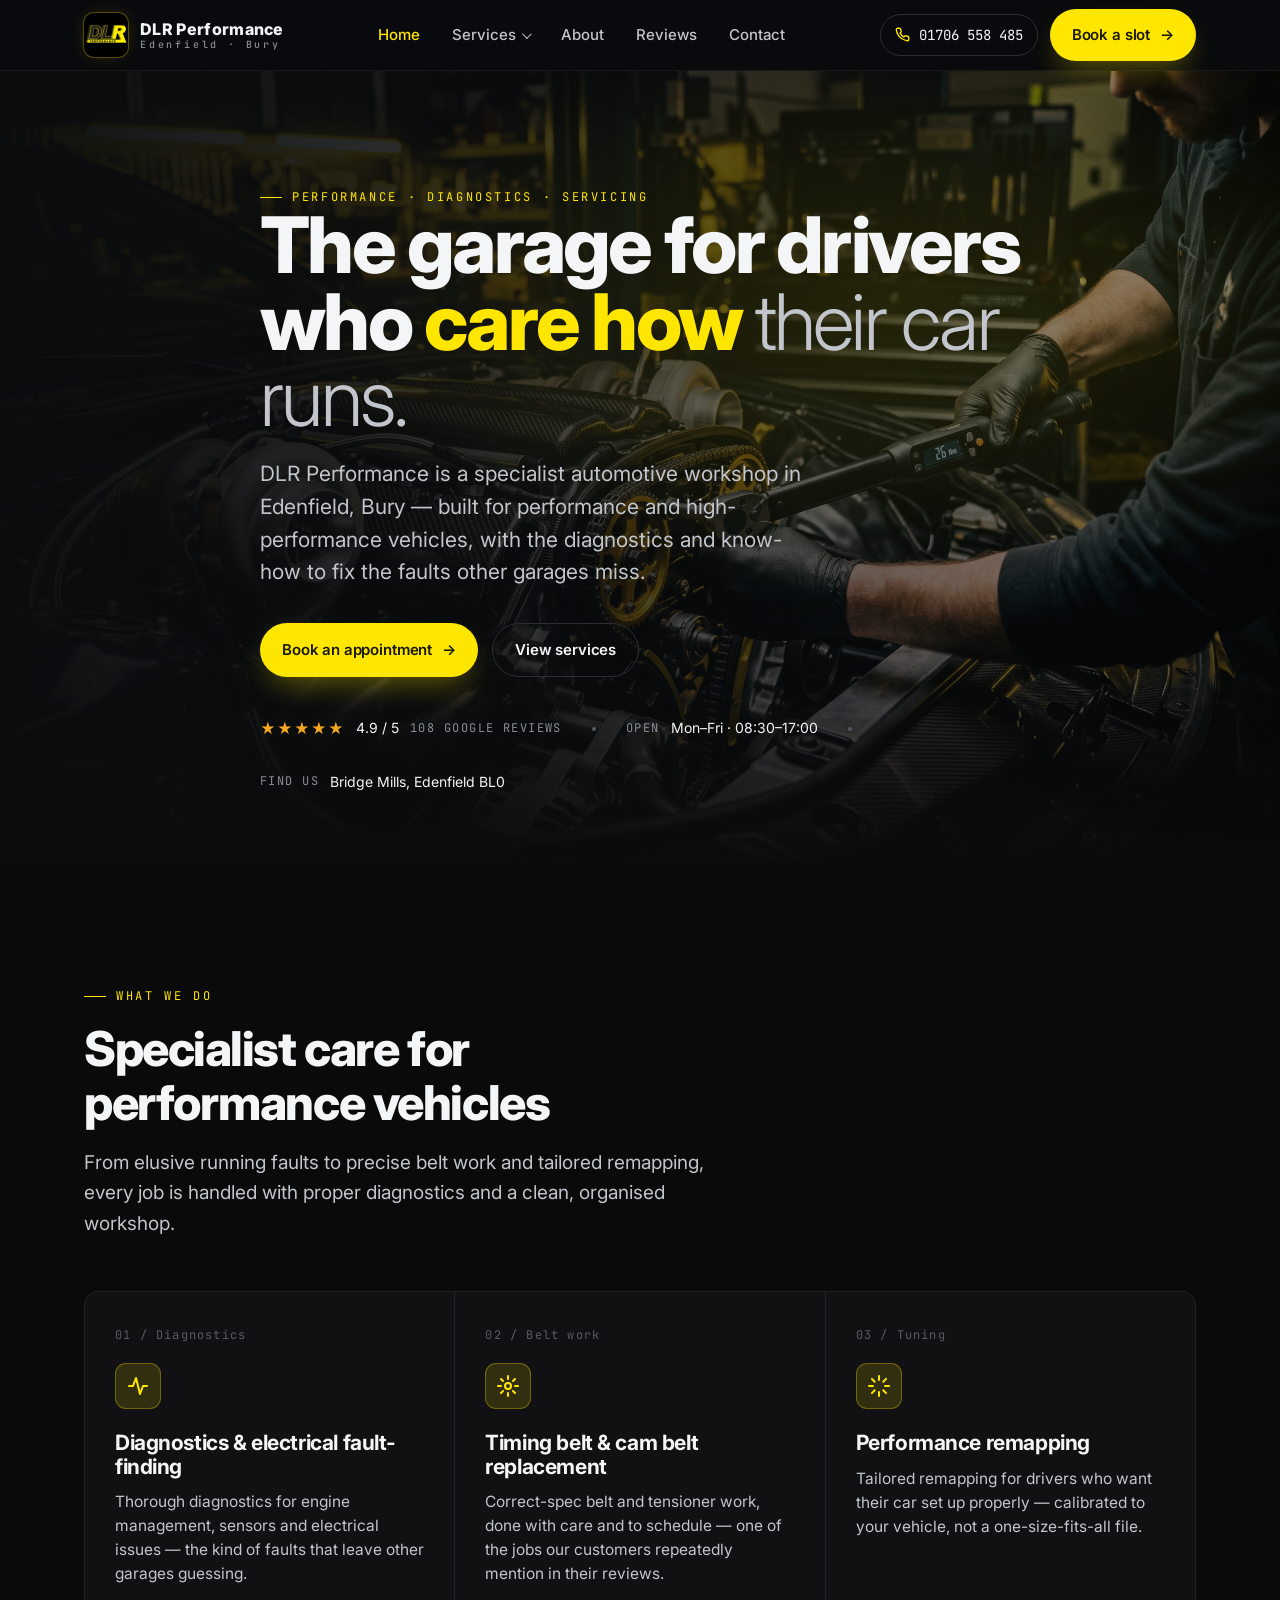
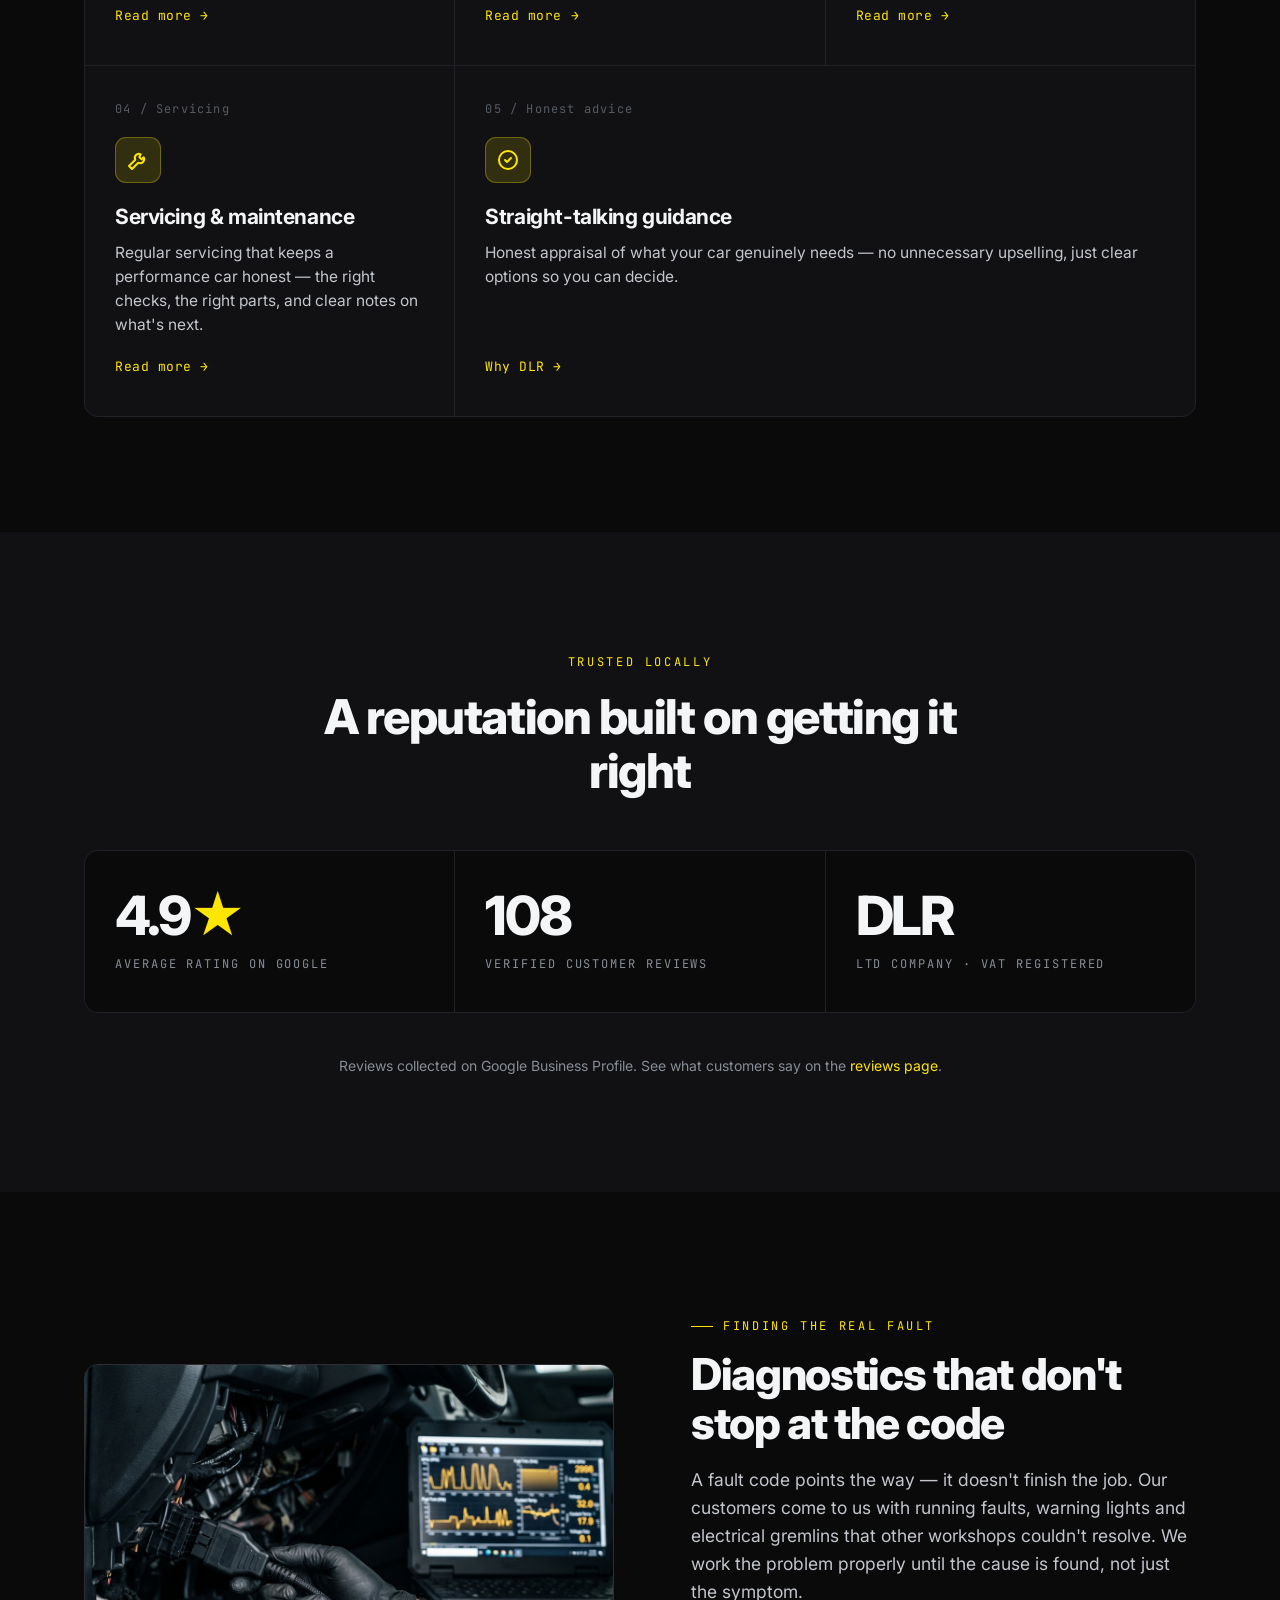
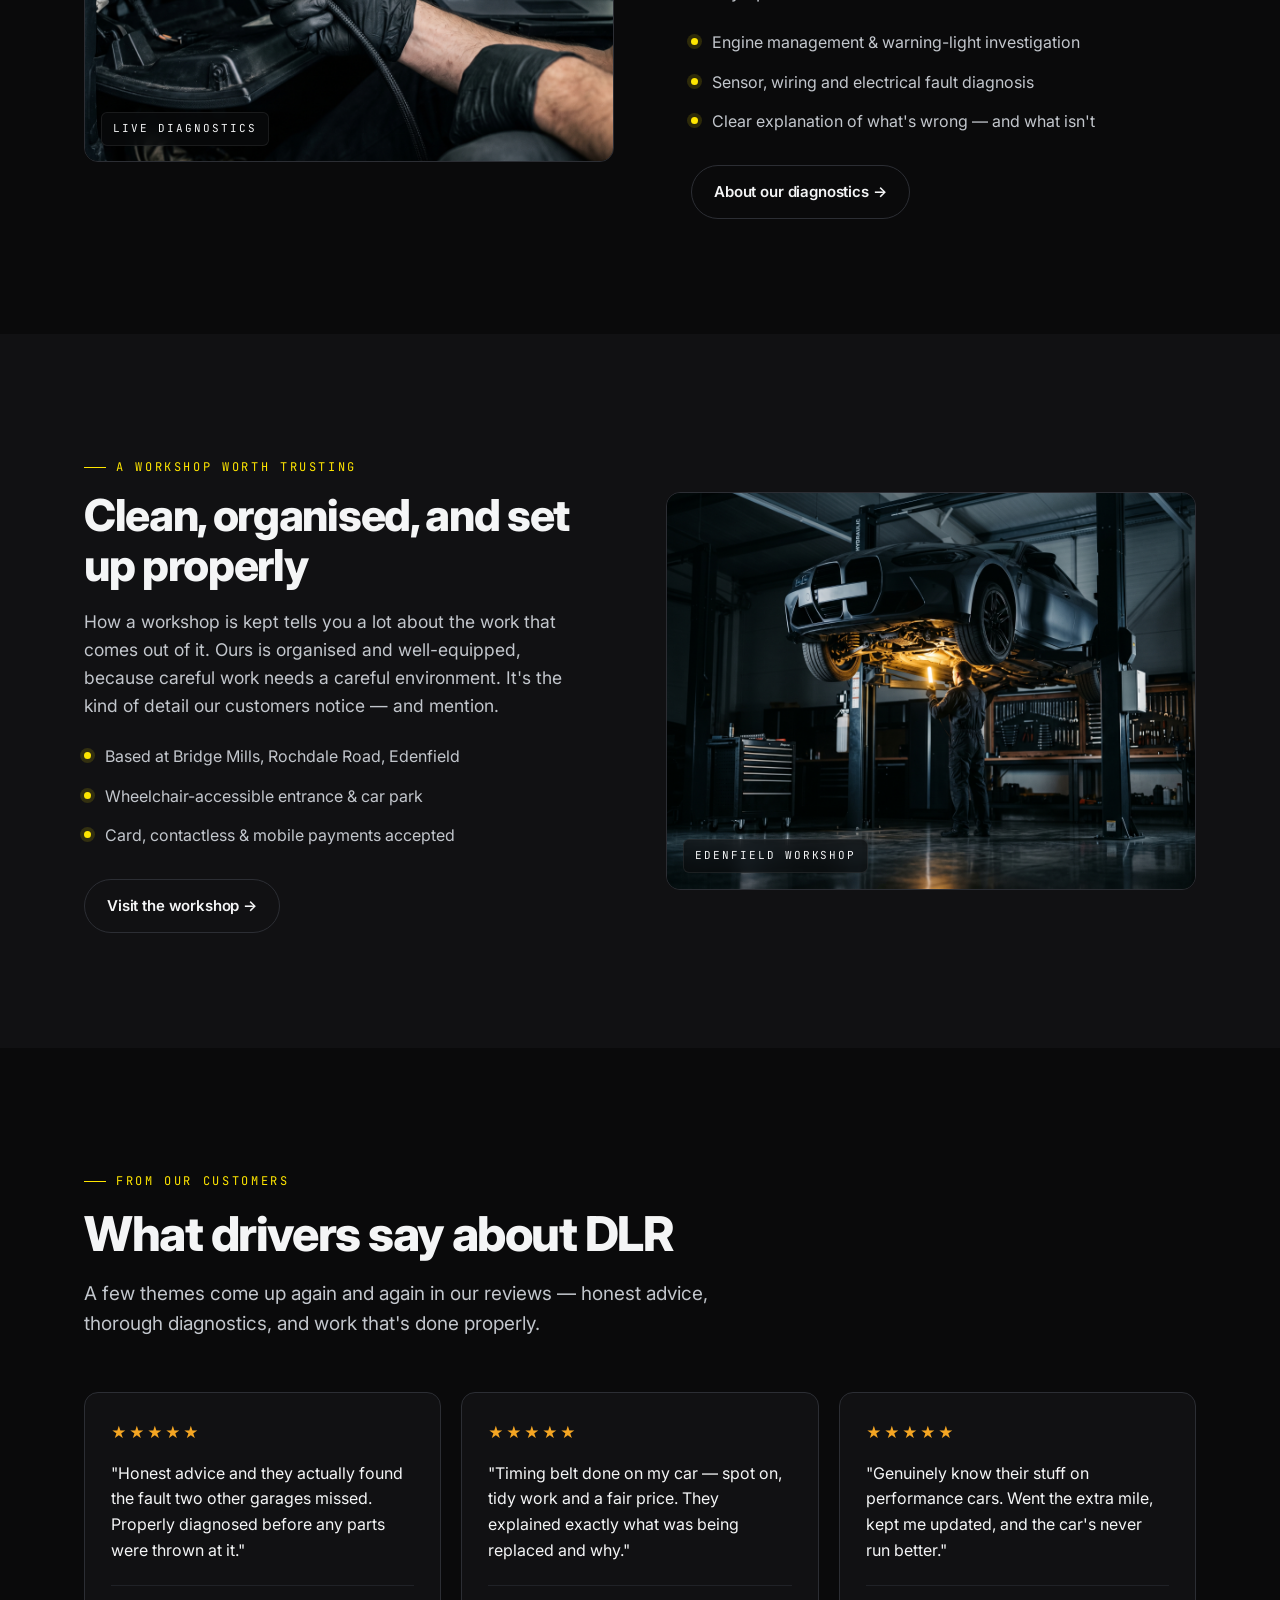
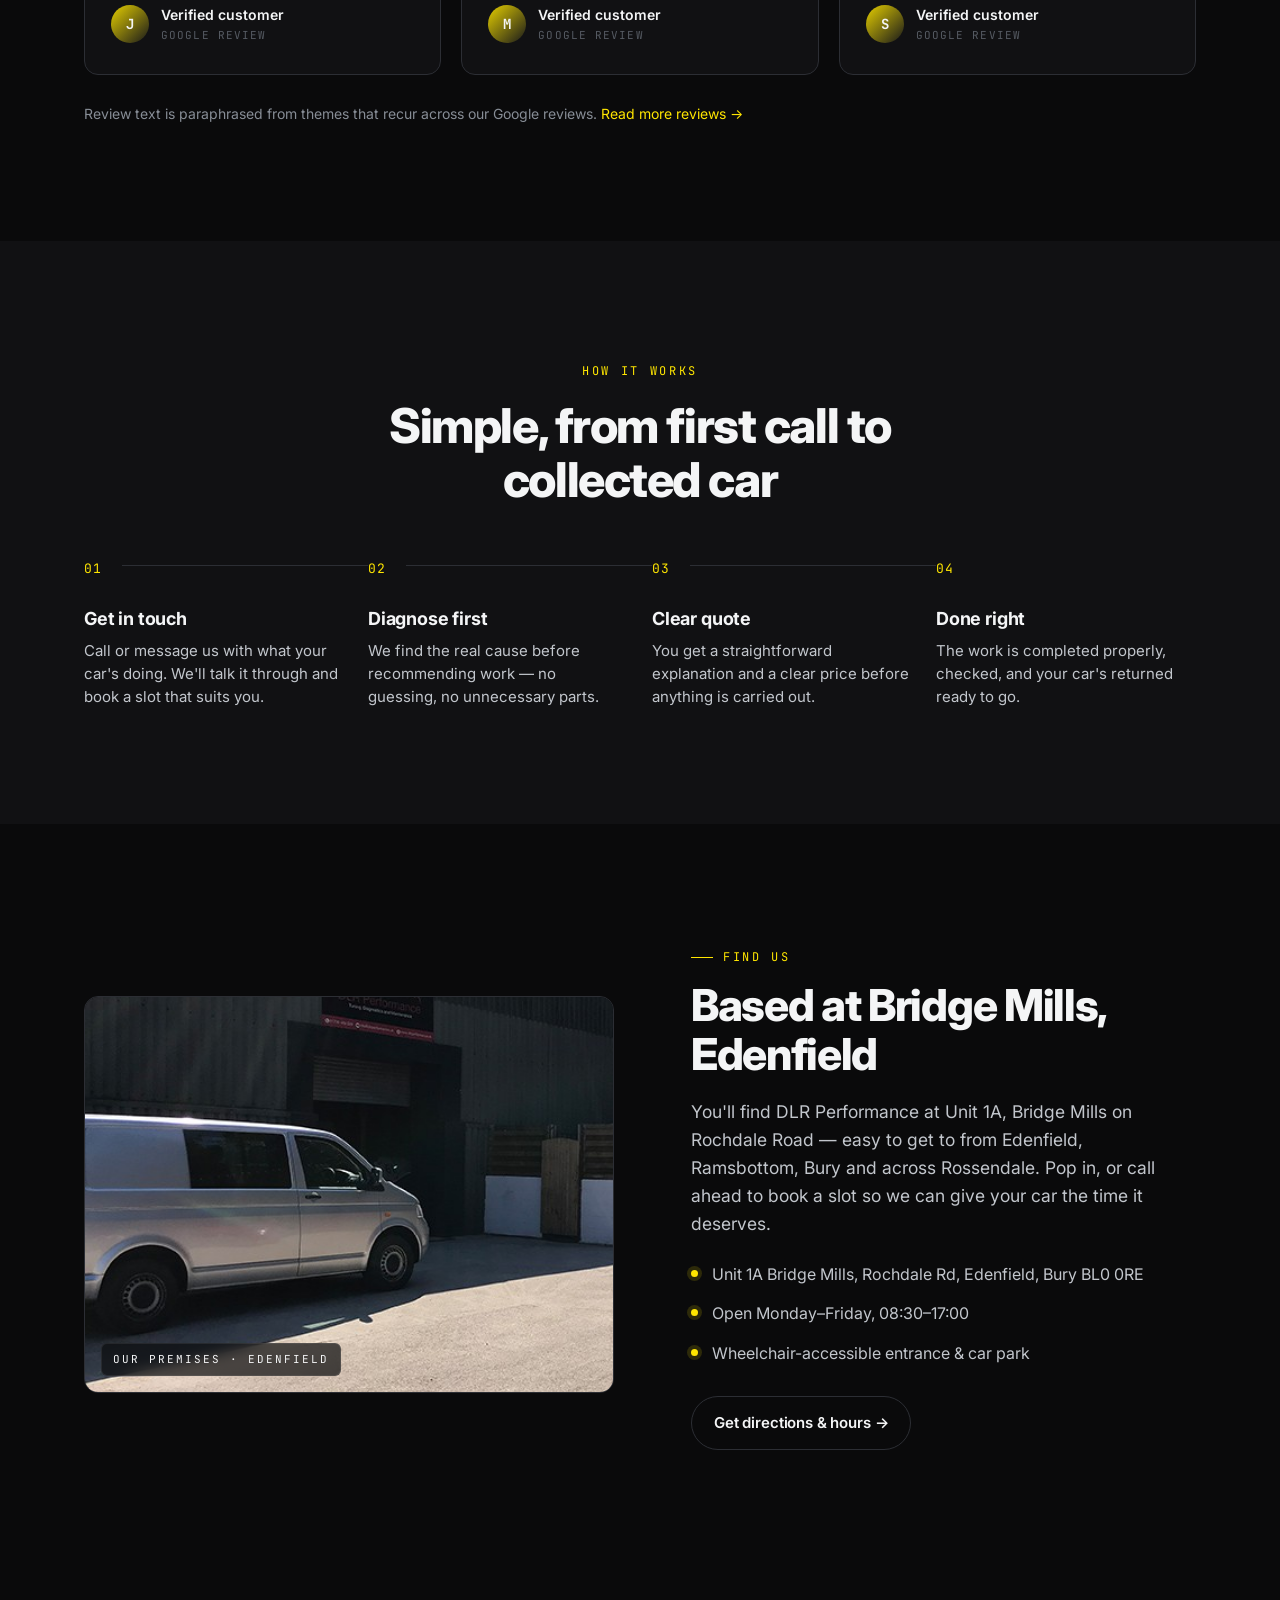
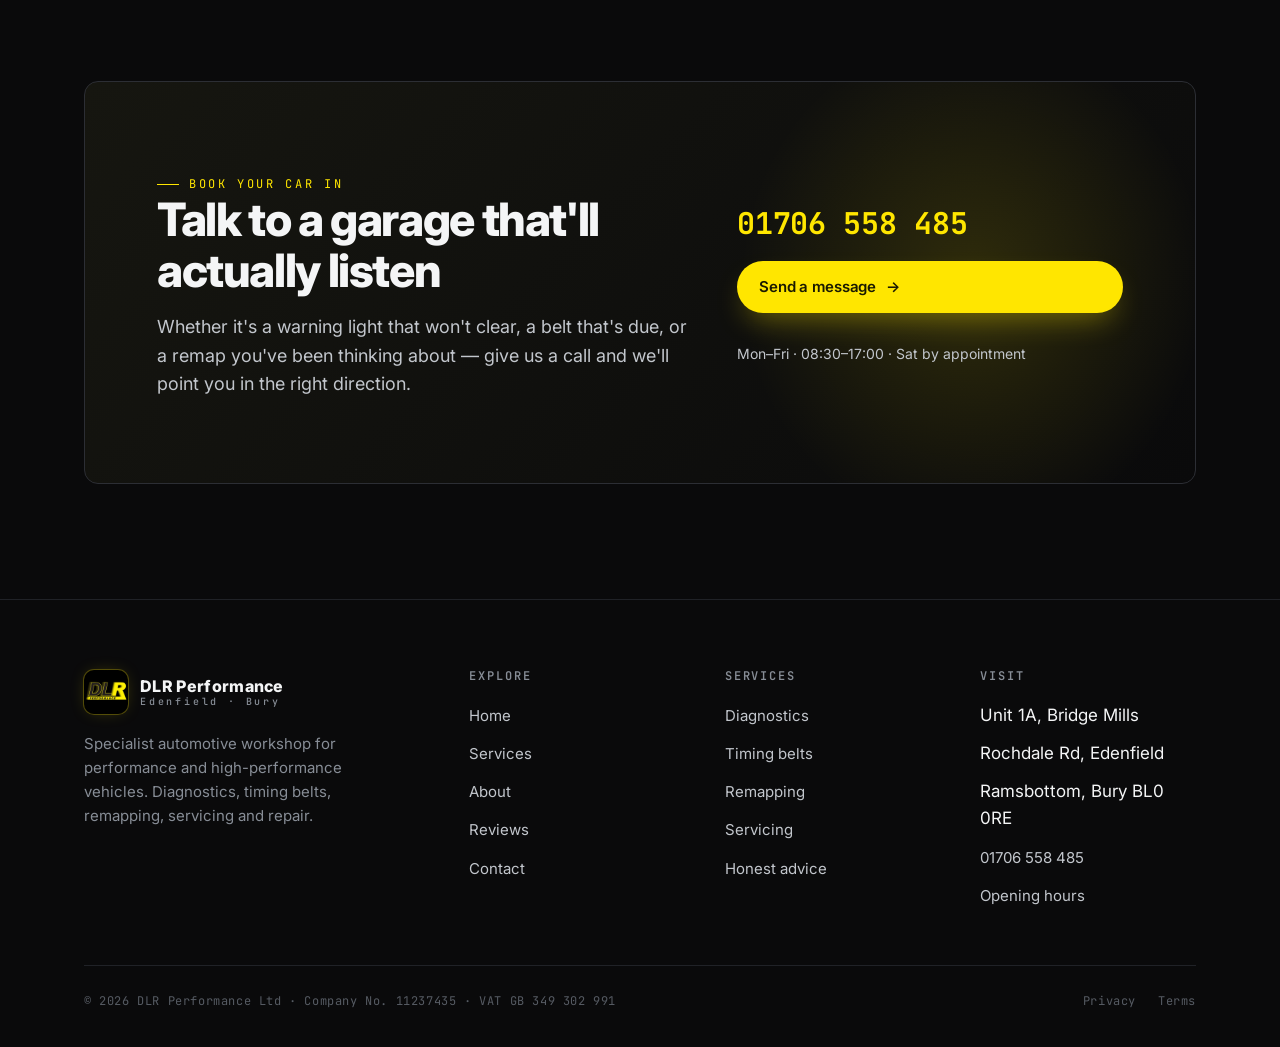
<file: index.html>
<!DOCTYPE html>
<html lang="en-GB">
<head>
  <meta charset="UTF-8" />
  <meta name="viewport" content="width=device-width, initial-scale=1.0" />
  <title>DLR Performance — Performance & Specialist Vehicle Garage | Edenfield, Bury</title>
  <meta name="description" content="DLR Performance is a specialist automotive garage in Edenfield, Bury for performance and high-performance vehicles. Diagnostics, timing belts, remapping, servicing and repair. Rated 4.9★ by 108 Google reviewers." />
  <meta name="theme-color" content="#0a0c0e" />
  <meta property="og:title" content="DLR Performance — Specialist Performance Garage, Edenfield / Bury" />
  <meta property="og:description" content="Diagnostics, timing belts, performance remapping and specialist servicing for performance vehicles. Rated 4.9★ by 108 Google reviewers." />
  <meta property="og:type" content="website" />
  <link rel="preconnect" href="https://fonts.googleapis.com" />
  <link rel="preconnect" href="https://fonts.gstatic.com" crossorigin />
  <link href="https://fonts.googleapis.com/css2?family=Inter:wght@300;400;500;600;700;800&family=JetBrains+Mono:wght@400;500;600;700&display=swap" rel="stylesheet" />
  <link rel="stylesheet" href="assets/css/styles.css" />
  <link rel="icon" href="assets/img/dlr-logo.png" />
  <script type="application/ld+json">
  {
    "@context": "https://schema.org",
    "@type": "AutoRepair",
    "@id": "https://clariyo.github.io/DLR-Performance/#business",
    "name": "DLR Performance",
    "url": "https://clariyo.github.io/DLR-Performance/",
    "telephone": "+441706558485",
    "address": {
      "@type": "PostalAddress",
      "streetAddress": "Unit 1A, Bridge Mills, Rochdale Rd",
      "addressLocality": "Edenfield, Ramsbottom",
      "addressRegion": "Bury",
      "postalCode": "BL0 0RE",
      "addressCountry": "GB"
    },
    "openingHoursSpecification": [{
      "@type": "OpeningHoursSpecification",
      "dayOfWeek": ["Monday", "Tuesday", "Wednesday", "Thursday", "Friday"],
      "opens": "08:30",
      "closes": "17:00"
    }],
    "aggregateRating": {
      "@type": "AggregateRating",
      "ratingValue": "4.9",
      "reviewCount": "108"
    }
  }
  </script>
</head>
<body>

<!-- Header -->
<header class="site-header">
  <div class="wrap header-inner">
    <a href="index.html" class="brand" aria-label="DLR Performance home">
      <img class="brand-mark" src="assets/img/dlr-logo.png" alt="DLR Performance logo" width="44" height="44" />
      <span class="brand-text">
        <span class="b1">DLR Performance</span>
        <span class="b2">Edenfield · Bury</span>
      </span>
    </a>
    <nav class="nav" aria-label="Primary">
      <a href="index.html" class="active">Home</a>
      <div class="nav-drop">
        <a href="services.html" class="nav-drop-label" aria-haspopup="true" aria-expanded="false">Services</a>
        <div class="nav-drop-menu">
          <a href="diagnostics-electrical-fault-finding.html">Diagnostics</a>
          <a href="timing-belt-cam-belt-replacement.html">Timing belts</a>
          <a href="performance-remapping.html">Remapping</a>
          <a href="servicing-maintenance.html">Servicing</a>
          <a href="straight-talking-guidance.html">Honest advice</a>
        </div>
      </div>
      <a href="about.html">About</a>
      <a href="reviews.html">Reviews</a>
      <a href="contact.html">Contact</a>
    </nav>
    <div class="header-cta">
      <a href="tel:01706558485" class="phone-pill" aria-label="Call 01706 558 485">
        <svg width="15" height="15" viewBox="0 0 24 24" fill="none" stroke="currentColor" stroke-width="2.2" stroke-linecap="round" stroke-linejoin="round"><path d="M22 16.92v3a2 2 0 0 1-2.18 2 19.79 19.79 0 0 1-8.63-3.07 19.5 19.5 0 0 1-6-6 19.79 19.79 0 0 1-3.07-8.67A2 2 0 0 1 4.11 2h3a2 2 0 0 1 2 1.72c.13.96.36 1.9.7 2.81a2 2 0 0 1-.45 2.11L8.09 9.91a16 16 0 0 0 6 6l1.27-1.27a2 2 0 0 1 2.11-.45c.91.34 1.85.57 2.81.7A2 2 0 0 1 22 16.92z"/></svg>
        01706 558 485
      </a>
      <a href="contact.html" class="btn btn-primary">Book a slot <span class="arrow">→</span></a>
    </div>
    <button class="nav-toggle" aria-label="Toggle menu" aria-expanded="false"><span></span></button>
  </div>
</header>

<!-- Hero -->
<section class="hero">
  <div class="hero-bg">
    <img src="assets/img/hero-engine.jpg" alt="Mechanic working on a high-performance engine bay with precision tools" loading="eager" fetchpriority="high" />
  </div>
  <div class="wrap">
    <div class="hero-content">
      <span class="eyebrow">Performance · Diagnostics · Servicing</span>
      <h1>The garage for drivers who <span class="glow">care how</span> <span class="thin">their car runs.</span></h1>
      <p class="hero-sub">DLR Performance is a specialist automotive workshop in Edenfield, Bury — built for performance and high-performance vehicles, with the diagnostics and know-how to fix the faults other garages miss.</p>
      <div class="hero-cta">
        <a href="contact.html" class="btn btn-primary">Book an appointment <span class="arrow">→</span></a>
        <a href="services.html" class="btn btn-ghost">View services</a>
      </div>
      <div class="hero-meta">
        <div class="item">
          <span class="stars" aria-hidden="true">★★★★★</span>
          <span class="val">4.9 / 5</span>
          <span class="label">108 Google reviews</span>
        </div>
        <span class="divider-dot"></span>
        <div class="item">
          <span class="label">Open</span>
          <span class="val">Mon–Fri · 08:30–17:00</span>
        </div>
        <span class="divider-dot"></span>
        <div class="item">
          <span class="label">Find us</span>
          <span class="val">Bridge Mills, Edenfield BL0</span>
        </div>
      </div>
    </div>
  </div>
</section>

<!-- Services -->
<section class="block" id="services">
  <div class="wrap">
    <div class="section-head">
      <span class="eyebrow">What we do</span>
      <h2>Specialist care for performance vehicles</h2>
      <p>From elusive running faults to precise belt work and tailored remapping, every job is handled with proper diagnostics and a clean, organised workshop.</p>
    </div>
    <div class="svc-grid">
      <article class="svc-card">
        <span class="svc-num">01 / Diagnostics</span>
        <div class="svc-icon">
          <svg width="24" height="24" viewBox="0 0 24 24" fill="none" stroke="currentColor" stroke-width="2" stroke-linecap="round" stroke-linejoin="round"><path d="M3 12h4l3-8 4 16 3-8h4"/></svg>
        </div>
        <h3>Diagnostics &amp; electrical fault-finding</h3>
        <p>Thorough diagnostics for engine management, sensors and electrical issues — the kind of faults that leave other garages guessing.</p>
        <a href="diagnostics-electrical-fault-finding.html" class="svc-link">Read more →</a>
      </article>
      <article class="svc-card">
        <span class="svc-num">02 / Belt work</span>
        <div class="svc-icon">
          <svg width="24" height="24" viewBox="0 0 24 24" fill="none" stroke="currentColor" stroke-width="2" stroke-linecap="round" stroke-linejoin="round"><circle cx="12" cy="12" r="3"/><path d="M12 2v3M12 19v3M2 12h3M19 12h3M5 5l2 2M17 17l2 2M19 5l-2 2M7 17l-2 2"/></svg>
        </div>
        <h3>Timing belt &amp; cam belt replacement</h3>
        <p>Correct-spec belt and tensioner work, done with care and to schedule — one of the jobs our customers repeatedly mention in their reviews.</p>
        <a href="timing-belt-cam-belt-replacement.html" class="svc-link">Read more →</a>
      </article>
      <article class="svc-card">
        <span class="svc-num">03 / Tuning</span>
        <div class="svc-icon">
          <svg width="24" height="24" viewBox="0 0 24 24" fill="none" stroke="currentColor" stroke-width="2" stroke-linecap="round" stroke-linejoin="round"><path d="M2 12h4M18 12h4M12 2v4M12 18v4M4.9 4.9l2.8 2.8M16.3 16.3l2.8 2.8M19.1 4.9l-2.8 2.8M7.7 16.3l-2.8 2.8"/></svg>
        </div>
        <h3>Performance remapping</h3>
        <p>Tailored remapping for drivers who want their car set up properly — calibrated to your vehicle, not a one-size-fits-all file.</p>
        <a href="performance-remapping.html" class="svc-link">Read more →</a>
      </article>
      <article class="svc-card">
        <span class="svc-num">04 / Servicing</span>
        <div class="svc-icon">
          <svg width="24" height="24" viewBox="0 0 24 24" fill="none" stroke="currentColor" stroke-width="2" stroke-linecap="round" stroke-linejoin="round"><path d="M14.7 6.3a4 4 0 0 0-5.4 5.4L3 18l3 3 6.3-6.3a4 4 0 0 0 5.4-5.4l-2.1 2.1-2.3-2.3z"/></svg>
        </div>
        <h3>Servicing &amp; maintenance</h3>
        <p>Regular servicing that keeps a performance car honest — the right checks, the right parts, and clear notes on what's next.</p>
        <a href="servicing-maintenance.html" class="svc-link">Read more →</a>
      </article>
      <article class="svc-card">
        <span class="svc-num">05 / Honest advice</span>
        <div class="svc-icon">
          <svg width="24" height="24" viewBox="0 0 24 24" fill="none" stroke="currentColor" stroke-width="2" stroke-linecap="round" stroke-linejoin="round"><path d="M9 12l2 2 4-4"/><circle cx="12" cy="12" r="9"/></svg>
        </div>
        <h3>Straight-talking guidance</h3>
        <p>Honest appraisal of what your car genuinely needs — no unnecessary upselling, just clear options so you can decide.</p>
        <a href="straight-talking-guidance.html" class="svc-link">Why DLR →</a>
      </article>
    </div>
  </div>
</section>

<!-- Reputation stats -->
<section class="block alt-bg">
  <div class="wrap">
    <div class="section-head center">
      <span class="eyebrow center">Trusted locally</span>
      <h2>A reputation built on getting it right</h2>
    </div>
    <div class="stats">
      <div class="stat">
        <div class="num">4.9<span class="unit">★</span></div>
        <div class="lbl">Average rating on Google</div>
      </div>
      <div class="stat">
        <div class="num">108</div>
        <div class="lbl">Verified customer reviews</div>
      </div>
      <div class="stat">
        <div class="num">DLR</div>
        <div class="lbl">Ltd company · VAT registered</div>
      </div>
    </div>
    <div class="spacer-sm"></div>
    <p class="text-dim" style="text-align:center; font-size:14px; margin-top:18px;">Reviews collected on Google Business Profile. See what customers say on the <a href="reviews.html" class="text-accent">reviews page</a>.</p>
  </div>
</section>

<!-- Feature: diagnostics -->
<section class="block">
  <div class="wrap">
    <div class="split">
      <div class="split-media">
        <img src="assets/img/diagnostics.jpg" alt="Diagnostic laptop connected to a vehicle's OBD port" loading="lazy" />
        <span class="tag">Live diagnostics</span>
      </div>
      <div class="split-copy">
        <span class="eyebrow">Finding the real fault</span>
        <h2>Diagnostics that don't stop at the code</h2>
        <p>A fault code points the way — it doesn't finish the job. Our customers come to us with running faults, warning lights and electrical gremlins that other workshops couldn't resolve. We work the problem properly until the cause is found, not just the symptom.</p>
        <div class="bullet-list">
          <div class="bullet"><span class="dot"></span><span>Engine management &amp; warning-light investigation</span></div>
          <div class="bullet"><span class="dot"></span><span>Sensor, wiring and electrical fault diagnosis</span></div>
          <div class="bullet"><span class="dot"></span><span>Clear explanation of what's wrong — and what isn't</span></div>
        </div>
        <div style="margin-top:30px;">
          <a href="services.html#diagnostics" class="btn btn-ghost">About our diagnostics →</a>
        </div>
      </div>
    </div>
  </div>
</section>

<!-- Feature: workshop -->
<section class="block alt-bg">
  <div class="wrap">
    <div class="split reverse">
      <div class="split-media">
        <img src="assets/img/workshop.jpg" alt="DLR Performance workshop with a car on the lift" loading="lazy" />
        <span class="tag">Edenfield workshop</span>
      </div>
      <div class="split-copy">
        <span class="eyebrow">A workshop worth trusting</span>
        <h2>Clean, organised, and set up properly</h2>
        <p>How a workshop is kept tells you a lot about the work that comes out of it. Ours is organised and well-equipped, because careful work needs a careful environment. It's the kind of detail our customers notice — and mention.</p>
        <div class="bullet-list">
          <div class="bullet"><span class="dot"></span><span>Based at Bridge Mills, Rochdale Road, Edenfield</span></div>
          <div class="bullet"><span class="dot"></span><span>Wheelchair-accessible entrance &amp; car park</span></div>
          <div class="bullet"><span class="dot"></span><span>Card, contactless &amp; mobile payments accepted</span></div>
        </div>
        <div style="margin-top:30px;">
          <a href="contact.html" class="btn btn-ghost">Visit the workshop →</a>
        </div>
      </div>
    </div>
  </div>
</section>

<!-- Reviews preview -->
<section class="block">
  <div class="wrap">
    <div class="section-head">
      <span class="eyebrow">From our customers</span>
      <h2>What drivers say about DLR</h2>
      <p>A few themes come up again and again in our reviews — honest advice, thorough diagnostics, and work that's done properly.</p>
    </div>
    <div class="rev-grid">
      <article class="rev-card">
        <div class="rev-stars" aria-label="5 out of 5 stars">★★★★★</div>
        <p class="rev-text">"Honest advice and they actually found the fault two other garages missed. Properly diagnosed before any parts were thrown at it."</p>
        <div class="rev-meta">
          <span class="rev-avatar">J</span>
          <div>
            <div class="rev-name">Verified customer</div>
            <div class="rev-src">GOOGLE REVIEW</div>
          </div>
        </div>
      </article>
      <article class="rev-card">
        <div class="rev-stars" aria-label="5 out of 5 stars">★★★★★</div>
        <p class="rev-text">"Timing belt done on my car — spot on, tidy work and a fair price. They explained exactly what was being replaced and why."</p>
        <div class="rev-meta">
          <span class="rev-avatar">M</span>
          <div>
            <div class="rev-name">Verified customer</div>
            <div class="rev-src">GOOGLE REVIEW</div>
          </div>
        </div>
      </article>
      <article class="rev-card">
        <div class="rev-stars" aria-label="5 out of 5 stars">★★★★★</div>
        <p class="rev-text">"Genuinely know their stuff on performance cars. Went the extra mile, kept me updated, and the car's never run better."</p>
        <div class="rev-meta">
          <span class="rev-avatar">S</span>
          <div>
            <div class="rev-name">Verified customer</div>
            <div class="rev-src">GOOGLE REVIEW</div>
          </div>
        </div>
      </article>
    </div>
    <p class="text-dim" style="margin-top:28px; font-size:14px;">Review text is paraphrased from themes that recur across our Google reviews. <a href="reviews.html" class="text-accent">Read more reviews →</a></p>
  </div>
</section>

<!-- Process -->
<section class="block alt-bg">
  <div class="wrap">
    <div class="section-head center">
      <span class="eyebrow center">How it works</span>
      <h2>Simple, from first call to collected car</h2>
    </div>
    <div class="steps">
      <div class="step">
        <span class="step-no">01</span>
        <h4>Get in touch</h4>
        <p>Call or message us with what your car's doing. We'll talk it through and book a slot that suits you.</p>
      </div>
      <div class="step">
        <span class="step-no">02</span>
        <h4>Diagnose first</h4>
        <p>We find the real cause before recommending work — no guessing, no unnecessary parts.</p>
      </div>
      <div class="step">
        <span class="step-no">03</span>
        <h4>Clear quote</h4>
        <p>You get a straightforward explanation and a clear price before anything is carried out.</p>
      </div>
      <div class="step">
        <span class="step-no">04</span>
        <h4>Done right</h4>
        <p>The work is completed properly, checked, and your car's returned ready to go.</p>
      </div>
    </div>
  </div>
</section>

<!-- Find us / the premises -->
<section class="block">
  <div class="wrap">
    <div class="split">
      <div class="split-media" style="aspect-ratio:4/3;">
        <img src="assets/img/dlr-premises.jpg" alt="DLR Performance workshop premises in Edenfield" loading="lazy" />
        <span class="tag">Our premises · Edenfield</span>
      </div>
      <div class="split-copy">
        <span class="eyebrow">Find us</span>
        <h2>Based at Bridge Mills, Edenfield</h2>
        <p>You'll find DLR Performance at Unit 1A, Bridge Mills on Rochdale Road — easy to get to from Edenfield, Ramsbottom, Bury and across Rossendale. Pop in, or call ahead to book a slot so we can give your car the time it deserves.</p>
        <div class="bullet-list">
          <div class="bullet"><span class="dot"></span><span>Unit 1A Bridge Mills, Rochdale Rd, Edenfield, Bury BL0 0RE</span></div>
          <div class="bullet"><span class="dot"></span><span>Open Monday–Friday, 08:30–17:00</span></div>
          <div class="bullet"><span class="dot"></span><span>Wheelchair-accessible entrance &amp; car park</span></div>
        </div>
        <div style="margin-top:30px;">
          <a href="contact.html" class="btn btn-ghost">Get directions &amp; hours →</a>
        </div>
      </div>
    </div>
  </div>
</section>

<!-- CTA band -->
<section class="block">
  <div class="wrap">
    <div class="cta-band">
      <div>
        <span class="eyebrow">Book your car in</span>
        <h2>Talk to a garage that'll actually listen</h2>
        <p>Whether it's a warning light that won't clear, a belt that's due, or a remap you've been thinking about — give us a call and we'll point you in the right direction.</p>
      </div>
      <div class="cta-actions">
        <a href="tel:01706558485" class="big-phone">01706 558 485</a>
        <a href="contact.html" class="btn btn-primary">Send a message <span class="arrow">→</span></a>
        <p class="text-dim" style="font-size:14px;">Mon–Fri · 08:30–17:00 · Sat by appointment</p>
      </div>
    </div>
  </div>
</section>

<!-- Footer -->
<footer class="site-footer">
  <div class="wrap">
    <div class="foot-grid">
      <div class="foot-brand">
        <a href="index.html" class="brand">
          <img class="brand-mark" src="assets/img/dlr-logo.png" alt="DLR Performance logo" width="44" height="44" />
          <span class="brand-text"><span class="b1">DLR Performance</span><span class="b2">Edenfield · Bury</span></span>
        </a>
        <p>Specialist automotive workshop for performance and high-performance vehicles. Diagnostics, timing belts, remapping, servicing and repair.</p>
      </div>
      <div class="foot-col">
        <h5>Explore</h5>
        <ul>
          <li><a href="index.html">Home</a></li>
          <li><a href="services.html">Services</a></li>
          <li><a href="about.html">About</a></li>
          <li><a href="reviews.html">Reviews</a></li>
          <li><a href="contact.html">Contact</a></li>
        </ul>
      </div>
      <div class="foot-col">
        <h5>Services</h5>
        <ul>
          <li><a href="diagnostics-electrical-fault-finding.html">Diagnostics</a></li>
          <li><a href="timing-belt-cam-belt-replacement.html">Timing belts</a></li>
          <li><a href="performance-remapping.html">Remapping</a></li>
          <li><a href="servicing-maintenance.html">Servicing</a></li>
          
          <li><a href="straight-talking-guidance.html">Honest advice</a></li>
        </ul>
      </div>
      <div class="foot-col">
        <h5>Visit</h5>
        <ul>
          <li>Unit 1A, Bridge Mills</li>
          <li>Rochdale Rd, Edenfield</li>
          <li>Ramsbottom, Bury BL0 0RE</li>
          <li><a href="tel:01706558485">01706 558 485</a></li>
          <li><a href="contact.html">Opening hours</a></li>
        </ul>
      </div>
    </div>
    <div class="foot-bottom">
      <p>© <span id="yr">2026</span> DLR Performance Ltd · Company No. 11237435 · VAT GB 349 302 991</p>
      <div class="legal">
        <a href="privacy.html">Privacy</a>
        <a href="terms.html">Terms</a>
      </div>
    </div>
  </div>
</footer>

<script src="assets/js/main.js"></script>
<script>document.getElementById('yr').textContent = new Date().getFullYear();</script>
</body>
</html>
</file>
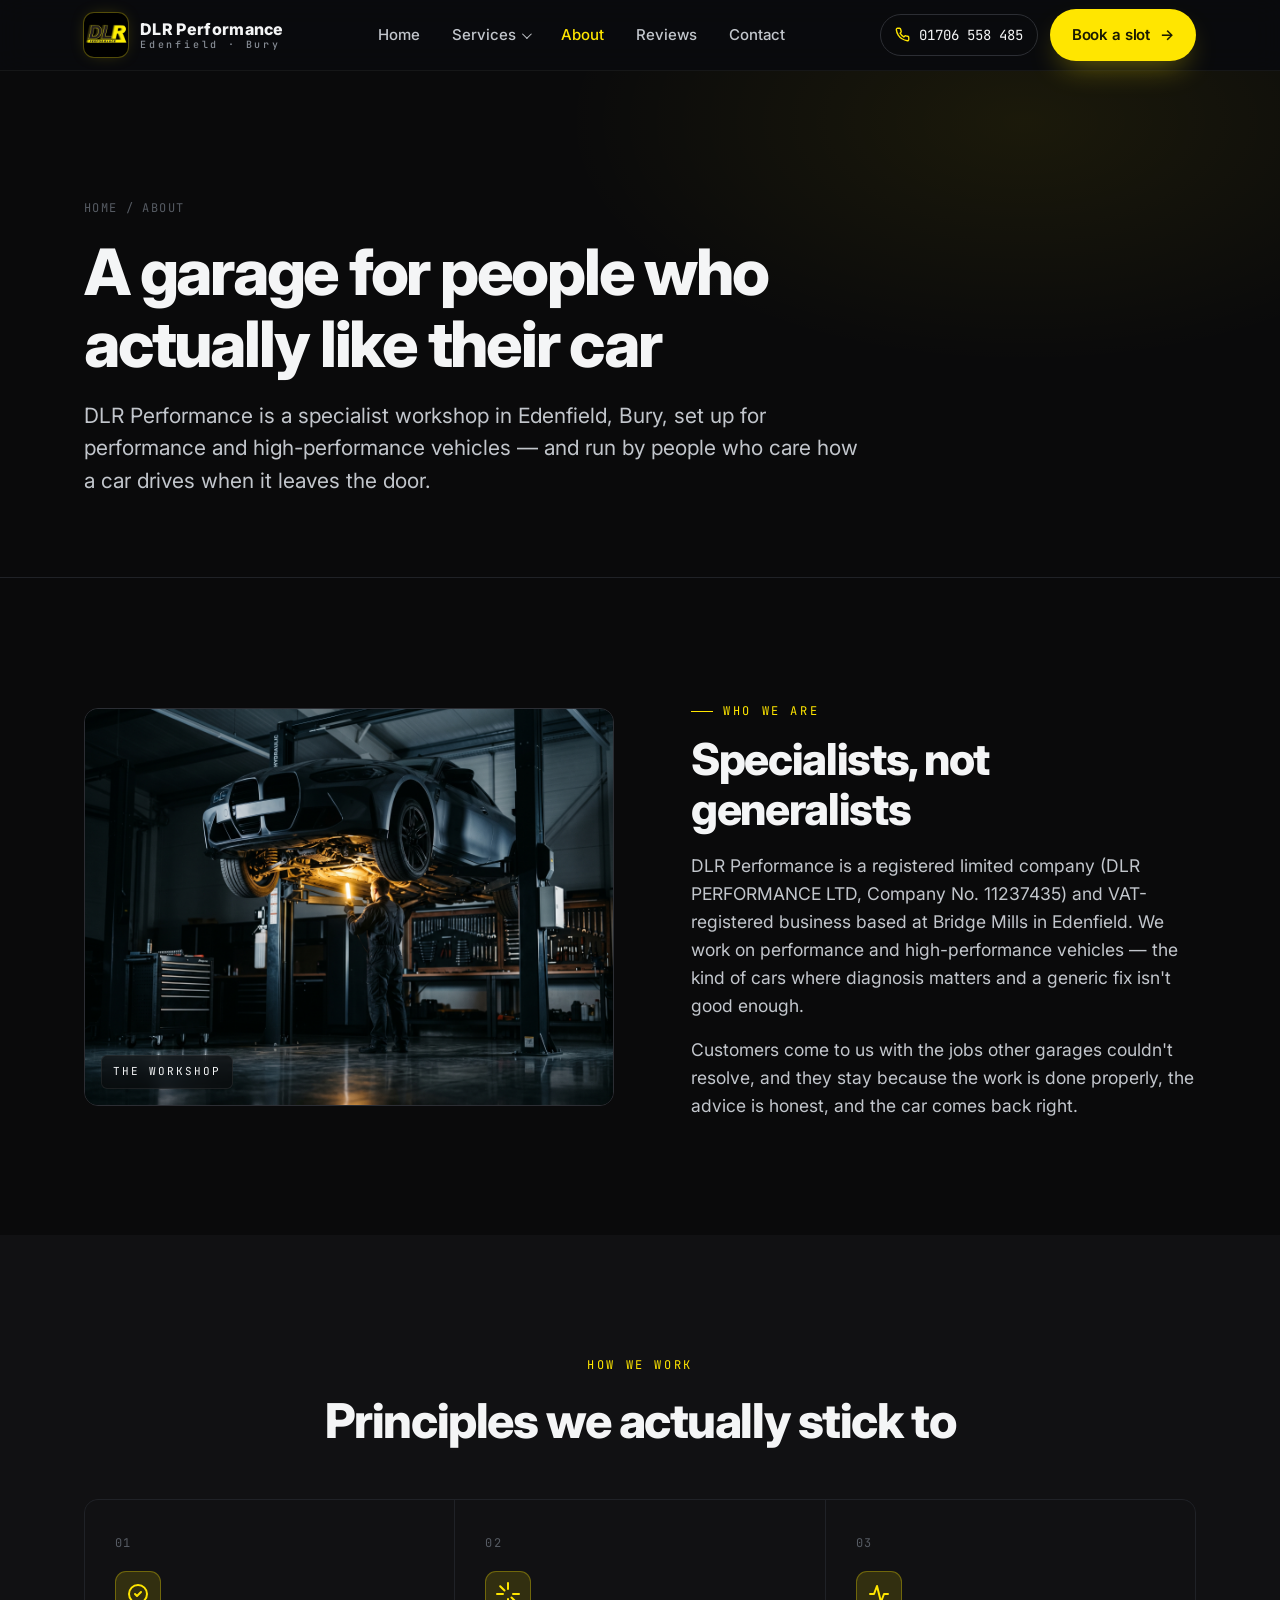
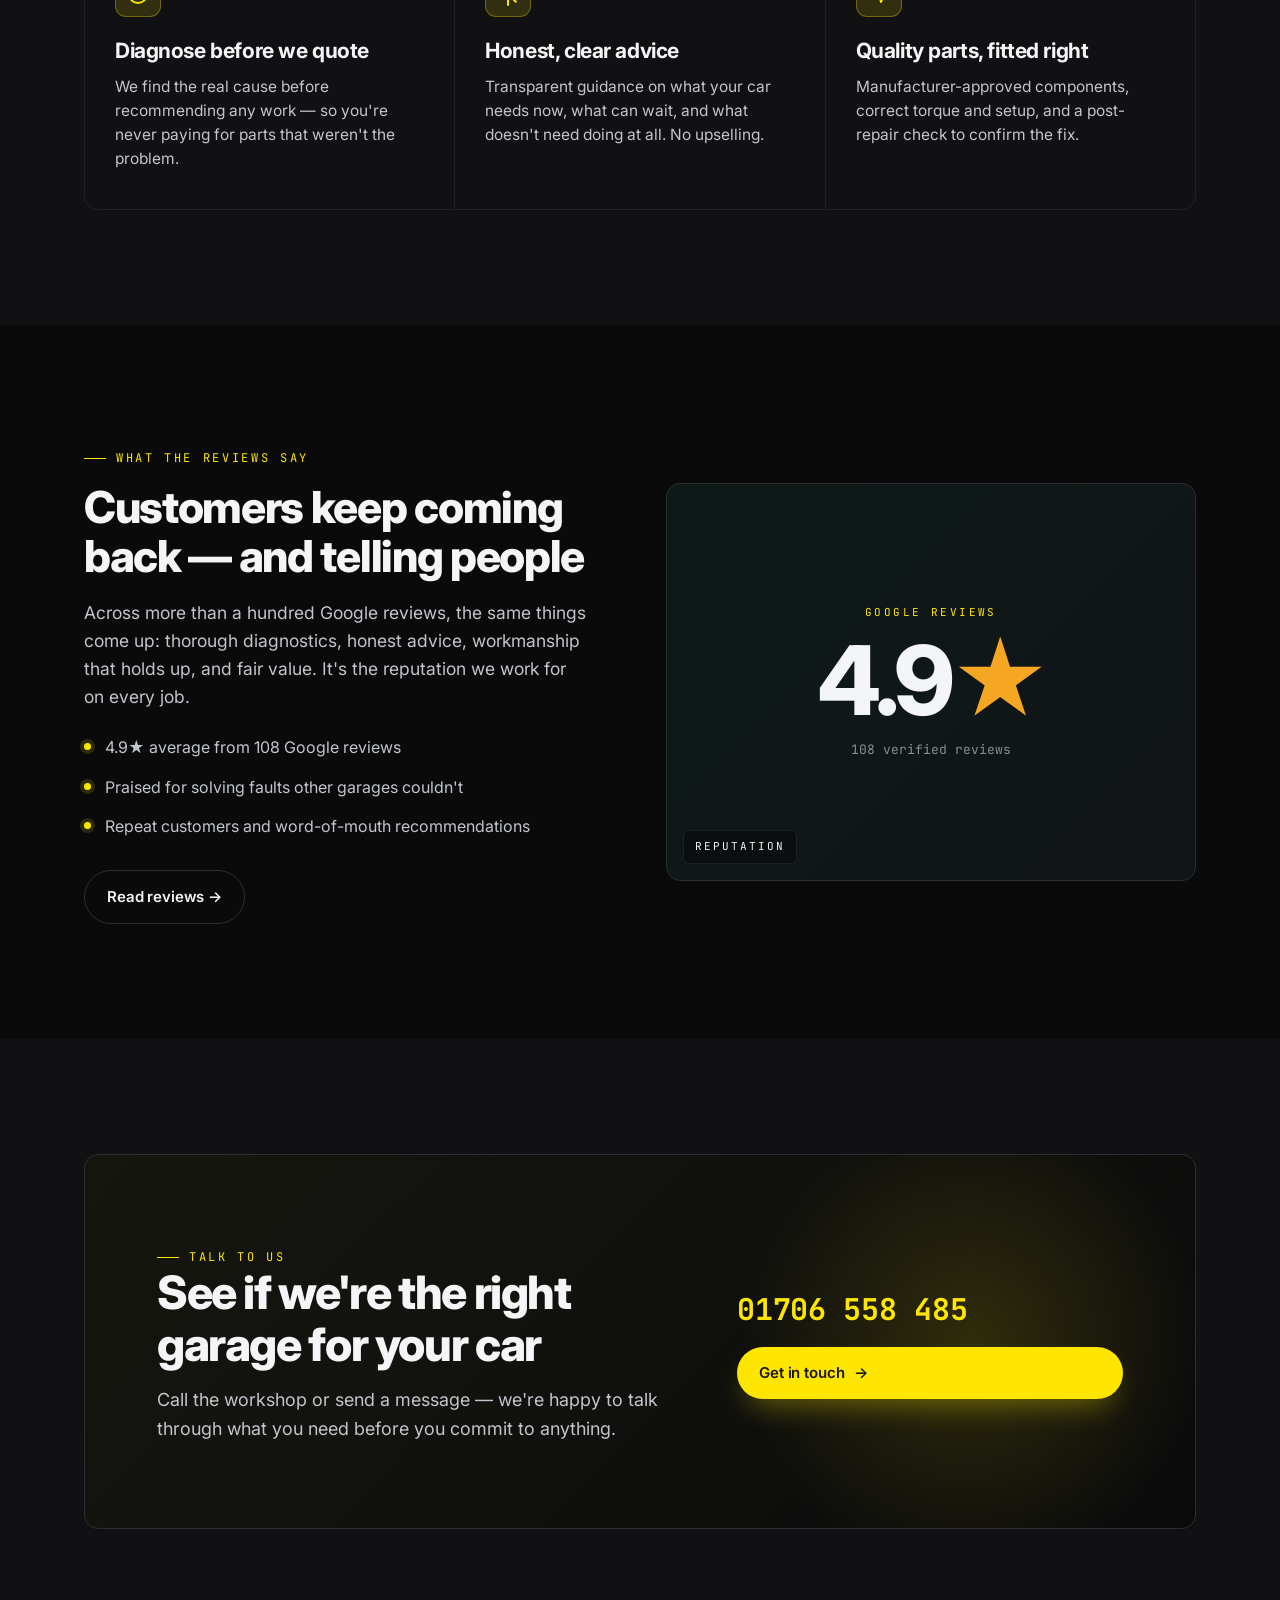
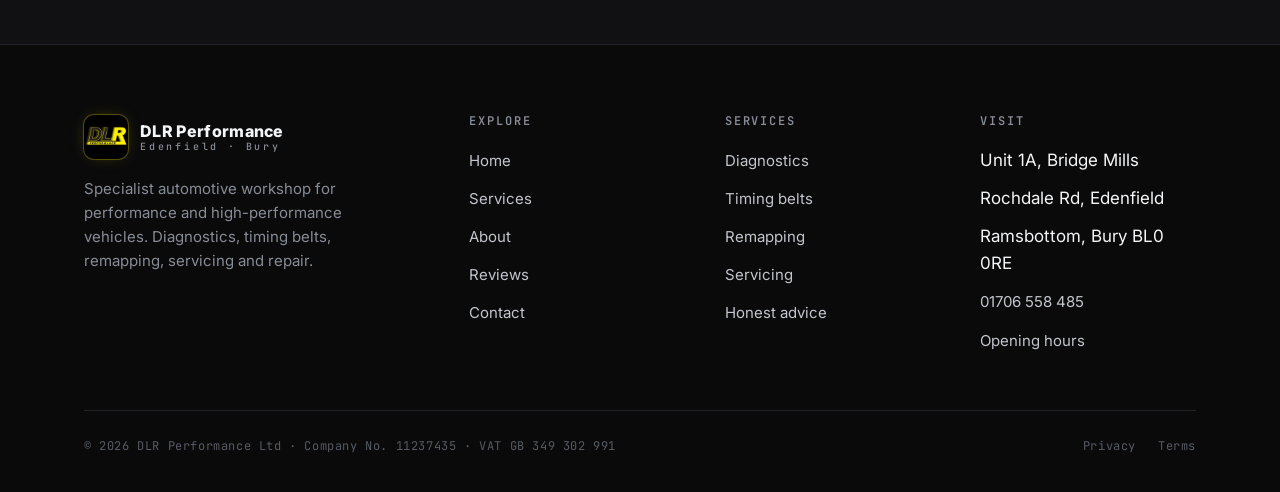
<file: about.html>
<!DOCTYPE html>
<html lang="en-GB">
<head>
  <meta charset="UTF-8" />
  <meta name="viewport" content="width=device-width, initial-scale=1.0" />
  <title>About DLR Performance — Specialist Garage in Edenfield, Bury</title>
  <meta name="description" content="DLR Performance is a specialist automotive garage in Edenfield, Bury, focused on performance and high-performance vehicles. Find out how we work and why customers trust us." />
  <meta name="theme-color" content="#0a0c0e" />
  <link rel="preconnect" href="https://fonts.googleapis.com" />
  <link rel="preconnect" href="https://fonts.gstatic.com" crossorigin />
  <link href="https://fonts.googleapis.com/css2?family=Inter:wght@300;400;500;600;700;800&family=JetBrains+Mono:wght@400;500;600;700&display=swap" rel="stylesheet" />
  <link rel="stylesheet" href="assets/css/styles.css" />
  <link rel="icon" href="assets/img/dlr-logo.png" />
  <script type="application/ld+json">
  {
    "@context": "https://schema.org",
    "@type": "AutoRepair",
    "@id": "https://clariyo.github.io/DLR-Performance/#business",
    "name": "DLR Performance",
    "url": "https://clariyo.github.io/DLR-Performance/",
    "telephone": "+441706558485",
    "address": {
      "@type": "PostalAddress",
      "streetAddress": "Unit 1A, Bridge Mills, Rochdale Rd",
      "addressLocality": "Edenfield, Ramsbottom",
      "addressRegion": "Bury",
      "postalCode": "BL0 0RE",
      "addressCountry": "GB"
    },
    "openingHoursSpecification": [{
      "@type": "OpeningHoursSpecification",
      "dayOfWeek": ["Monday", "Tuesday", "Wednesday", "Thursday", "Friday"],
      "opens": "08:30",
      "closes": "17:00"
    }],
    "aggregateRating": {
      "@type": "AggregateRating",
      "ratingValue": "4.9",
      "reviewCount": "108"
    }
  }
  </script>
</head>
<body>

<header class="site-header">
  <div class="wrap header-inner">
    <a href="index.html" class="brand" aria-label="DLR Performance home">
      <img class="brand-mark" src="assets/img/dlr-logo.png" alt="DLR Performance logo" width="44" height="44" />
      <span class="brand-text"><span class="b1">DLR Performance</span><span class="b2">Edenfield · Bury</span></span>
    </a>
    <nav class="nav" aria-label="Primary">
      <a href="index.html">Home</a>
      <div class="nav-drop">
        <a href="services.html" class="nav-drop-label" aria-haspopup="true" aria-expanded="false">Services</a>
        <div class="nav-drop-menu">
          <a href="diagnostics-electrical-fault-finding.html">Diagnostics</a>
          <a href="timing-belt-cam-belt-replacement.html">Timing belts</a>
          <a href="performance-remapping.html">Remapping</a>
          <a href="servicing-maintenance.html">Servicing</a>
          <a href="straight-talking-guidance.html">Honest advice</a>
        </div>
      </div>
      <a href="about.html" class="active">About</a>
      <a href="reviews.html">Reviews</a>
      <a href="contact.html">Contact</a>
    </nav>
    <div class="header-cta">
      <a href="tel:01706558485" class="phone-pill" aria-label="Call 01706 558 485">
        <svg width="15" height="15" viewBox="0 0 24 24" fill="none" stroke="currentColor" stroke-width="2.2" stroke-linecap="round" stroke-linejoin="round"><path d="M22 16.92v3a2 2 0 0 1-2.18 2 19.79 19.79 0 0 1-8.63-3.07 19.5 19.5 0 0 1-6-6 19.79 19.79 0 0 1-3.07-8.67A2 2 0 0 1 4.11 2h3a2 2 0 0 1 2 1.72c.13.96.36 1.9.7 2.81a2 2 0 0 1-.45 2.11L8.09 9.91a16 16 0 0 0 6 6l1.27-1.27a2 2 0 0 1 2.11-.45c.91.34 1.85.57 2.81.7A2 2 0 0 1 22 16.92z"/></svg>
        01706 558 485
      </a>
      <a href="contact.html" class="btn btn-primary">Book a slot <span class="arrow">→</span></a>
    </div>
    <button class="nav-toggle" aria-label="Toggle menu" aria-expanded="false"><span></span></button>
  </div>
</header>

<section class="page-hero">
  <div class="wrap">
    <div class="breadcrumb"><a href="index.html">Home</a><span class="sep">/</span>About</div>
    <h1>A garage for people who actually like their car</h1>
    <p>DLR Performance is a specialist workshop in Edenfield, Bury, set up for performance and high-performance vehicles — and run by people who care how a car drives when it leaves the door.</p>
  </div>
</section>

<section class="block">
  <div class="wrap">
    <div class="split">
      <div class="split-media">
        <img src="assets/img/workshop.jpg" alt="DLR Performance workshop" loading="lazy" />
        <span class="tag">The workshop</span>
      </div>
      <div class="split-copy">
        <span class="eyebrow">Who we are</span>
        <h2>Specialists, not generalists</h2>
        <p>DLR Performance is a registered limited company (DLR PERFORMANCE LTD, Company No. 11237435) and VAT-registered business based at Bridge Mills in Edenfield. We work on performance and high-performance vehicles — the kind of cars where diagnosis matters and a generic fix isn't good enough.</p>
        <p style="margin-top:16px;">Customers come to us with the jobs other garages couldn't resolve, and they stay because the work is done properly, the advice is honest, and the car comes back right.</p>
      </div>
    </div>
  </div>
</section>

<section class="block alt-bg">
  <div class="wrap">
    <div class="section-head center">
      <span class="eyebrow center">How we work</span>
      <h2>Principles we actually stick to</h2>
    </div>
    <div class="svc-grid">
      <article class="svc-card">
        <span class="svc-num">01</span>
        <div class="svc-icon"><svg width="24" height="24" viewBox="0 0 24 24" fill="none" stroke="currentColor" stroke-width="2" stroke-linecap="round" stroke-linejoin="round"><path d="M9 12l2 2 4-4"/><circle cx="12" cy="12" r="9"/></svg></div>
        <h3>Diagnose before we quote</h3>
        <p>We find the real cause before recommending any work — so you're never paying for parts that weren't the problem.</p>
      </article>
      <article class="svc-card">
        <span class="svc-num">02</span>
        <div class="svc-icon"><svg width="24" height="24" viewBox="0 0 24 24" fill="none" stroke="currentColor" stroke-width="2" stroke-linecap="round" stroke-linejoin="round"><path d="M12 1v6M12 17v6M4.2 4.2l4.3 4.3M15.5 15.5l4.3 4.3M1 12h6M17 12h6"/></svg></div>
        <h3>Honest, clear advice</h3>
        <p>Transparent guidance on what your car needs now, what can wait, and what doesn't need doing at all. No upselling.</p>
      </article>
      <article class="svc-card">
        <span class="svc-num">03</span>
        <div class="svc-icon"><svg width="24" height="24" viewBox="0 0 24 24" fill="none" stroke="currentColor" stroke-width="2" stroke-linecap="round" stroke-linejoin="round"><path d="M3 12h4l3-8 4 16 3-8h4"/></svg></div>
        <h3>Quality parts, fitted right</h3>
        <p>Manufacturer-approved components, correct torque and setup, and a post-repair check to confirm the fix.</p>
      </article>
    </div>
  </div>
</section>

<section class="block">
  <div class="wrap">
    <div class="split reverse">
      <div class="split-media" style="background:linear-gradient(135deg,#0e1a18,#111417); display:grid; place-items:center;">
        <div style="text-align:center;">
          <div style="font-family:var(--font-mono); font-size:11px; letter-spacing:0.22em; color:var(--accent); text-transform:uppercase;">Google reviews</div>
          <div style="font-size:clamp(60px,9vw,96px); font-weight:800; letter-spacing:-0.04em; line-height:1; margin-top:10px;">4.9<span style="color:var(--amber);">★</span></div>
          <div style="font-family:var(--font-mono); font-size:13px; color:var(--text-3); margin-top:12px;">108 verified reviews</div>
        </div>
        <span class="tag">Reputation</span>
      </div>
      <div class="split-copy">
        <span class="eyebrow">What the reviews say</span>
        <h2>Customers keep coming back — and telling people</h2>
        <p>Across more than a hundred Google reviews, the same things come up: thorough diagnostics, honest advice, workmanship that holds up, and fair value. It's the reputation we work for on every job.</p>
        <div class="bullet-list">
          <div class="bullet"><span class="dot"></span><span>4.9★ average from 108 Google reviews</span></div>
          <div class="bullet"><span class="dot"></span><span>Praised for solving faults other garages couldn't</span></div>
          <div class="bullet"><span class="dot"></span><span>Repeat customers and word-of-mouth recommendations</span></div>
        </div>
        <div style="margin-top:30px;"><a href="reviews.html" class="btn btn-ghost">Read reviews →</a></div>
      </div>
    </div>
  </div>
</section>

<section class="block alt-bg">
  <div class="wrap">
    <div class="cta-band">
      <div>
        <span class="eyebrow">Talk to us</span>
        <h2>See if we're the right garage for your car</h2>
        <p>Call the workshop or send a message — we're happy to talk through what you need before you commit to anything.</p>
      </div>
      <div class="cta-actions">
        <a href="tel:01706558485" class="big-phone">01706 558 485</a>
        <a href="contact.html" class="btn btn-primary">Get in touch <span class="arrow">→</span></a>
      </div>
    </div>
  </div>
</section>

<footer class="site-footer">
  <div class="wrap">
    <div class="foot-grid">
      <div class="foot-brand">
        <a href="index.html" class="brand"><img class="brand-mark" src="assets/img/dlr-logo.png" alt="DLR Performance logo" width="44" height="44" /><span class="brand-text"><span class="b1">DLR Performance</span><span class="b2">Edenfield · Bury</span></span></a>
        <p>Specialist automotive workshop for performance and high-performance vehicles. Diagnostics, timing belts, remapping, servicing and repair.</p>
      </div>
      <div class="foot-col">
        <h5>Explore</h5>
        <ul><li><a href="index.html">Home</a></li><li><a href="services.html">Services</a></li><li><a href="about.html">About</a></li><li><a href="reviews.html">Reviews</a></li><li><a href="contact.html">Contact</a></li></ul>
      </div>
      <div class="foot-col">
        <h5>Services</h5>
        <ul><li><a href="diagnostics-electrical-fault-finding.html">Diagnostics</a></li><li><a href="timing-belt-cam-belt-replacement.html">Timing belts</a></li><li><a href="performance-remapping.html">Remapping</a></li><li><a href="servicing-maintenance.html">Servicing</a></li><li><a href="straight-talking-guidance.html">Honest advice</a></li></ul>
      </div>
      <div class="foot-col">
        <h5>Visit</h5>
        <ul><li>Unit 1A, Bridge Mills</li><li>Rochdale Rd, Edenfield</li><li>Ramsbottom, Bury BL0 0RE</li><li><a href="tel:01706558485">01706 558 485</a></li><li><a href="contact.html">Opening hours</a></li></ul>
      </div>
    </div>
    <div class="foot-bottom">
      <p>© <span id="yr">2026</span> DLR Performance Ltd · Company No. 11237435 · VAT GB 349 302 991</p>
      <div class="legal"><a href="privacy.html">Privacy</a><a href="terms.html">Terms</a></div>
    </div>
  </div>
</footer>

<script src="assets/js/main.js"></script>
<script>document.getElementById('yr').textContent = new Date().getFullYear();</script>
</body>
</html>
</file>
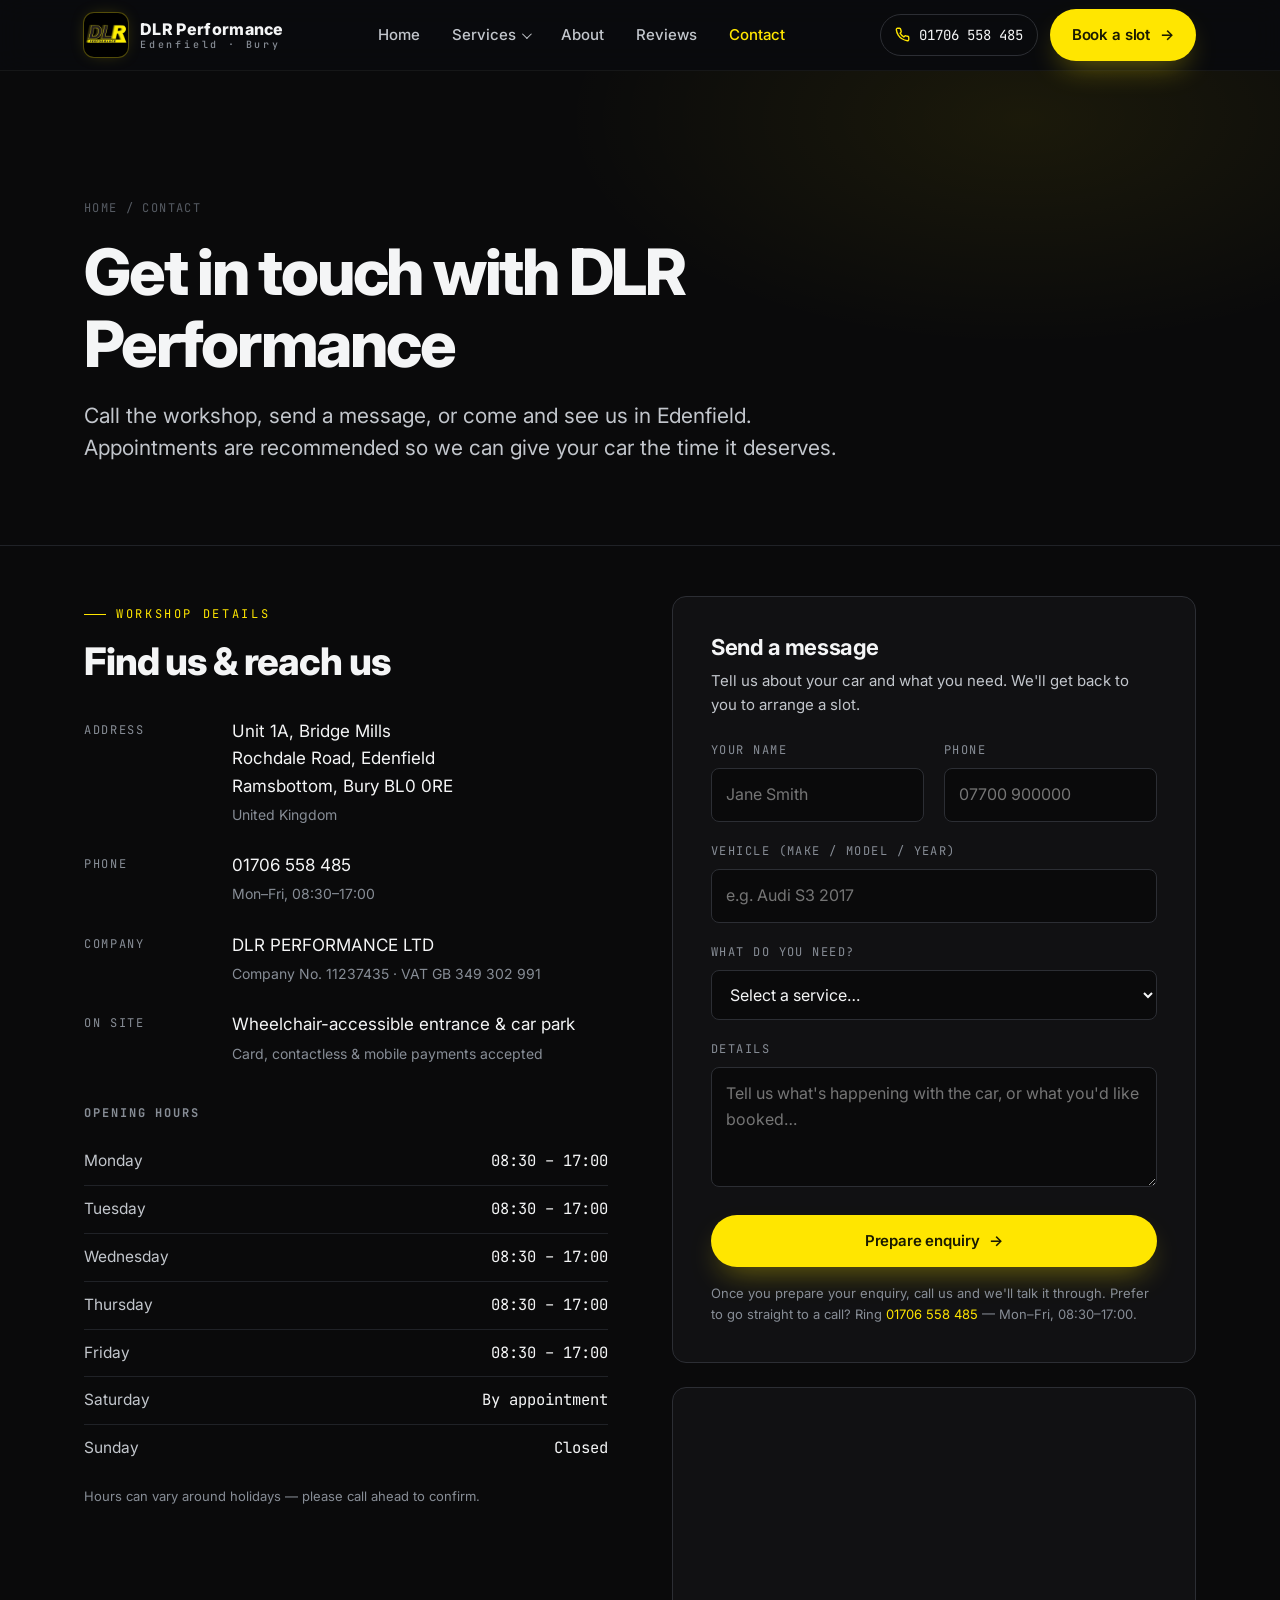
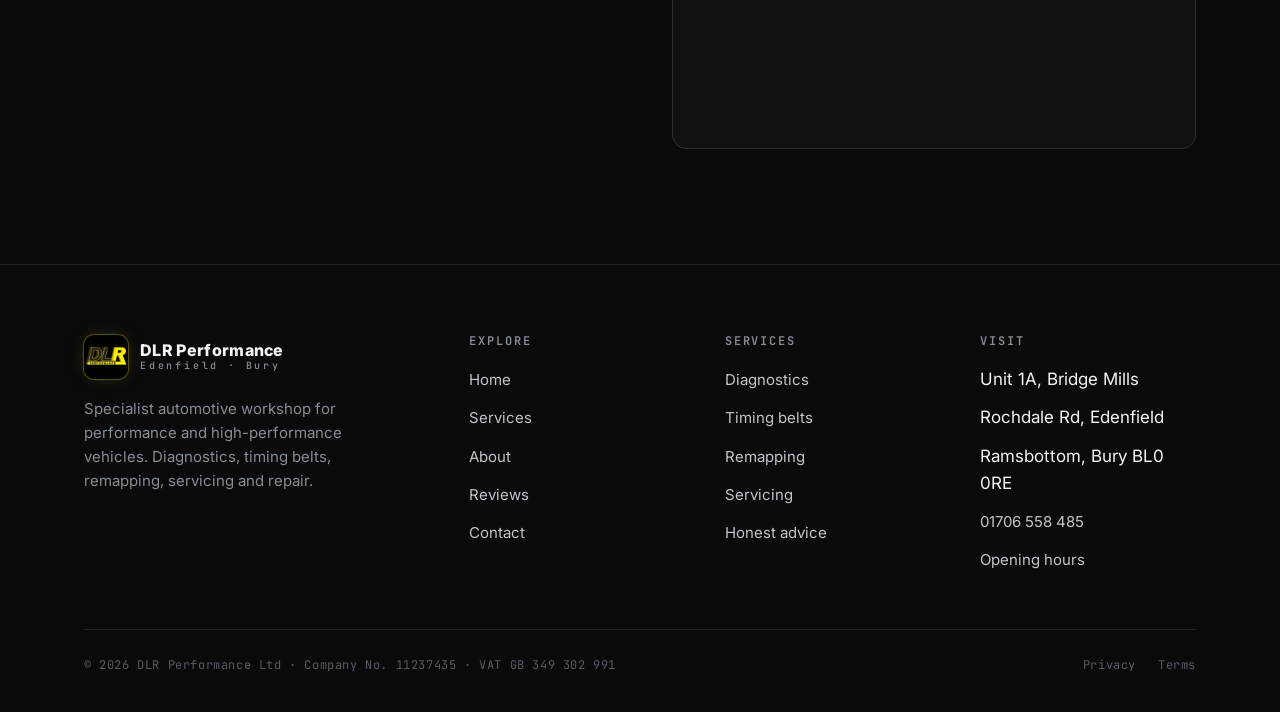
<file: contact.html>
<!DOCTYPE html>
<html lang="en-GB">
<head>
  <meta charset="UTF-8" />
  <meta name="viewport" content="width=device-width, initial-scale=1.0" />
  <title>Contact &amp; Book — DLR Performance, Edenfield, Bury</title>
  <meta name="description" content="Contact DLR Performance in Edenfield, Bury. Call 01706 558 485, find our opening hours, and visit us at Unit 1A Bridge Mills, Rochdale Rd, Edenfield, BL0 0RE." />
  <meta name="theme-color" content="#0a0c0e" />
  <link rel="preconnect" href="https://fonts.googleapis.com" />
  <link rel="preconnect" href="https://fonts.gstatic.com" crossorigin />
  <link href="https://fonts.googleapis.com/css2?family=Inter:wght@300;400;500;600;700;800&family=JetBrains+Mono:wght@400;500;600;700&display=swap" rel="stylesheet" />
  <link rel="stylesheet" href="assets/css/styles.css" />
  <link rel="icon" href="assets/img/dlr-logo.png" />
  <script type="application/ld+json">
  {
    "@context": "https://schema.org",
    "@type": "AutoRepair",
    "@id": "https://clariyo.github.io/DLR-Performance/#business",
    "name": "DLR Performance",
    "url": "https://clariyo.github.io/DLR-Performance/",
    "telephone": "+441706558485",
    "address": {
      "@type": "PostalAddress",
      "streetAddress": "Unit 1A, Bridge Mills, Rochdale Rd",
      "addressLocality": "Edenfield, Ramsbottom",
      "addressRegion": "Bury",
      "postalCode": "BL0 0RE",
      "addressCountry": "GB"
    },
    "openingHoursSpecification": [{
      "@type": "OpeningHoursSpecification",
      "dayOfWeek": ["Monday", "Tuesday", "Wednesday", "Thursday", "Friday"],
      "opens": "08:30",
      "closes": "17:00"
    }],
    "aggregateRating": {
      "@type": "AggregateRating",
      "ratingValue": "4.9",
      "reviewCount": "108"
    }
  }
  </script>
  <style>
    /* Contact form styles */
    .form-card { background: var(--ink-2); border: 1px solid var(--line); border-radius: var(--radius); padding: clamp(24px, 4vw, 38px); }
    .form-row { margin-bottom: 20px; }
    .form-row label { display:block; font-family: var(--font-mono); font-size:12px; letter-spacing:0.12em; text-transform:uppercase; color: var(--text-3); margin-bottom:8px; }
    .form-row input, .form-row textarea, .form-row select {
      width:100%; background: var(--ink); border:1px solid var(--line); border-radius: var(--radius-sm);
      color: var(--text); padding: 13px 14px; font: inherit; font-size:16px; transition: border-color .15s;
    }
    .form-row input:focus, .form-row textarea:focus, .form-row select:focus { outline:none; border-color: var(--accent); }
    .form-row textarea { min-height: 120px; resize: vertical; }
    .form-grid-2 { display:grid; grid-template-columns:1fr 1fr; gap:20px; }
    .form-note { font-size:13px; color: var(--text-3); margin-top:16px; line-height:1.55; }
    .form-success { display:none; background: var(--accent-glow); border:1px solid rgba(0,224,184,0.3); border-radius: var(--radius-sm); padding:16px 18px; color: var(--text); font-size:15px; margin-bottom:20px; }
    .form-success.show { display:block; }
    @media (max-width:600px){ .form-grid-2 { grid-template-columns: 1fr; } }
  </style>
</head>
<body>

<header class="site-header">
  <div class="wrap header-inner">
    <a href="index.html" class="brand" aria-label="DLR Performance home">
      <img class="brand-mark" src="assets/img/dlr-logo.png" alt="DLR Performance logo" width="44" height="44" />
      <span class="brand-text"><span class="b1">DLR Performance</span><span class="b2">Edenfield · Bury</span></span>
    </a>
    <nav class="nav" aria-label="Primary">
      <a href="index.html">Home</a>
      <div class="nav-drop">
        <a href="services.html" class="nav-drop-label" aria-haspopup="true" aria-expanded="false">Services</a>
        <div class="nav-drop-menu">
          <a href="diagnostics-electrical-fault-finding.html">Diagnostics</a>
          <a href="timing-belt-cam-belt-replacement.html">Timing belts</a>
          <a href="performance-remapping.html">Remapping</a>
          <a href="servicing-maintenance.html">Servicing</a>
          <a href="straight-talking-guidance.html">Honest advice</a>
        </div>
      </div>
      <a href="about.html">About</a>
      <a href="reviews.html">Reviews</a>
      <a href="contact.html" class="active">Contact</a>
    </nav>
    <div class="header-cta">
      <a href="tel:01706558485" class="phone-pill" aria-label="Call 01706 558 485">
        <svg width="15" height="15" viewBox="0 0 24 24" fill="none" stroke="currentColor" stroke-width="2.2" stroke-linecap="round" stroke-linejoin="round"><path d="M22 16.92v3a2 2 0 0 1-2.18 2 19.79 19.79 0 0 1-8.63-3.07 19.5 19.5 0 0 1-6-6 19.79 19.79 0 0 1-3.07-8.67A2 2 0 0 1 4.11 2h3a2 2 0 0 1 2 1.72c.13.96.36 1.9.7 2.81a2 2 0 0 1-.45 2.11L8.09 9.91a16 16 0 0 0 6 6l1.27-1.27a2 2 0 0 1 2.11-.45c.91.34 1.85.57 2.81.7A2 2 0 0 1 22 16.92z"/></svg>
        01706 558 485
      </a>
      <a href="contact.html" class="btn btn-primary">Book a slot <span class="arrow">→</span></a>
    </div>
    <button class="nav-toggle" aria-label="Toggle menu" aria-expanded="false"><span></span></button>
  </div>
</header>

<section class="page-hero">
  <div class="wrap">
    <div class="breadcrumb"><a href="index.html">Home</a><span class="sep">/</span>Contact</div>
    <h1>Get in touch with DLR Performance</h1>
    <p>Call the workshop, send a message, or come and see us in Edenfield. Appointments are recommended so we can give your car the time it deserves.</p>
  </div>
</section>

<section class="block" style="padding-top:50px;">
  <div class="wrap">
    <div class="contact-grid">
      <!-- Left: details -->
      <div>
        <div class="section-head" style="margin-bottom:36px;">
          <span class="eyebrow">Workshop details</span>
          <h2 style="font-size:clamp(26px,3.6vw,38px);">Find us &amp; reach us</h2>
        </div>
        <div class="info-list">
          <div class="info-row">
            <span class="k">Address</span>
            <span class="v">Unit 1A, Bridge Mills<br/>Rochdale Road, Edenfield<br/>Ramsbottom, Bury BL0 0RE<span class="sub">United Kingdom</span></span>
          </div>
          <div class="info-row">
            <span class="k">Phone</span>
            <span class="v"><a href="tel:01706558485">01706 558 485</a><span class="sub">Mon–Fri, 08:30–17:00</span></span>
          </div>
          <div class="info-row">
            <span class="k">Company</span>
            <span class="v">DLR PERFORMANCE LTD<span class="sub">Company No. 11237435 · VAT GB 349 302 991</span></span>
          </div>
          <div class="info-row">
            <span class="k">On site</span>
            <span class="v">Wheelchair-accessible entrance &amp; car park<span class="sub">Card, contactless &amp; mobile payments accepted</span></span>
          </div>
        </div>

        <div style="margin-top:42px;">
          <h3 style="font-family:var(--font-mono); font-size:12px; letter-spacing:0.16em; text-transform:uppercase; color:var(--text-3); margin-bottom:18px;">Opening hours</h3>
          <table class="hours-table">
            <tr data-day="Mon"><td>Monday</td><td>08:30 – 17:00</td></tr>
            <tr data-day="Tue"><td>Tuesday</td><td>08:30 – 17:00</td></tr>
            <tr data-day="Wed"><td>Wednesday</td><td>08:30 – 17:00</td></tr>
            <tr data-day="Thu"><td>Thursday</td><td>08:30 – 17:00</td></tr>
            <tr data-day="Fri"><td>Friday</td><td>08:30 – 17:00</td></tr>
            <tr data-day="Sat"><td>Saturday</td><td class="closed">By appointment</td></tr>
            <tr data-day="Sun"><td>Sunday</td><td class="closed">Closed</td></tr>
          </table>
          <p class="text-dim" style="font-size:13px; margin-top:14px;">Hours can vary around holidays — please call ahead to confirm.</p>
        </div>
      </div>

      <!-- Right: form + map -->
      <div>
        <div class="form-card">
          <h3 style="font-size:22px; font-weight:700; letter-spacing:-0.02em;">Send a message</h3>
          <p style="color:var(--text-2); font-size:15px; margin-top:10px; margin-bottom:24px;">Tell us about your car and what you need. We'll get back to you to arrange a slot.</p>

          <div class="form-success" id="formSuccess">
            <strong style="color:var(--accent);">Your enquiry is ready.</strong> We don't take email through this form — give us a call and read out the details below, or pop in.
            <div id="enquirySummary" style="margin-top:12px; font-size:14px; color:var(--text-2); background:var(--ink); border:1px solid var(--line); border-radius:8px; padding:14px; white-space:pre-wrap; font-family:var(--font-mono); line-height:1.5;"></div>
            <div class="cta-actions-row" style="display:flex; flex-wrap:wrap; gap:12px;">
              <a href="tel:01706558485" class="btn btn-primary" style="margin-top:14px; flex:1; justify-content:center;">Call 01706 558 485 <span class="arrow">→</span></a>
            </div>
          </div>

          <form id="contactForm" onsubmit="return false;">
            <div class="form-grid-2">
              <div class="form-row">
                <label for="name">Your name</label>
                <input type="text" id="name" name="name" required placeholder="Jane Smith" />
              </div>
              <div class="form-row">
                <label for="phone">Phone</label>
                <input type="tel" id="phone" name="phone" placeholder="07700 900000" />
              </div>
            </div>
            <div class="form-row">
              <label for="vehicle">Vehicle (make / model / year)</label>
              <input type="text" id="vehicle" name="vehicle" placeholder="e.g. Audi S3 2017" />
            </div>
            <div class="form-row">
              <label for="service">What do you need?</label>
              <select id="service" name="service">
                <option value="">Select a service…</option>
                <option>Diagnostics / warning light</option>
                <option>Timing belt / cam belt</option>
                <option>Performance remapping</option>
                <option>Servicing</option>
                <option>Something else</option>
              </select>
            </div>
            <div class="form-row">
              <label for="message">Details</label>
              <textarea id="message" name="message" placeholder="Tell us what's happening with the car, or what you'd like booked…"></textarea>
            </div>
            <button type="submit" class="btn btn-primary" style="width:100%; justify-content:center;">Prepare enquiry <span class="arrow">→</span></button>
            <p class="form-note">Once you prepare your enquiry, call us and we'll talk it through. Prefer to go straight to a call? Ring <a href="tel:01706558485" class="text-accent">01706 558 485</a> — Mon–Fri, 08:30–17:00.</p>
          </form>
        </div>

        <div class="map-card" style="margin-top:24px;">
          <iframe
            title="Map showing DLR Performance at Bridge Mills, Edenfield"
            src="https://www.google.com/maps?q=Unit+1A+Bridge+Mills+Rochdale+Road+Edenfield+Bury+BL0+0RE&output=embed"
            loading="lazy"
            referrerpolicy="no-referrer-when-downgrade"
            allowfullscreen></iframe>
        </div>
      </div>
    </div>
  </div>
</section>

<footer class="site-footer">
  <div class="wrap">
    <div class="foot-grid">
      <div class="foot-brand">
        <a href="index.html" class="brand"><img class="brand-mark" src="assets/img/dlr-logo.png" alt="DLR Performance logo" width="44" height="44" /><span class="brand-text"><span class="b1">DLR Performance</span><span class="b2">Edenfield · Bury</span></span></a>
        <p>Specialist automotive workshop for performance and high-performance vehicles. Diagnostics, timing belts, remapping, servicing and repair.</p>
      </div>
      <div class="foot-col">
        <h5>Explore</h5>
        <ul><li><a href="index.html">Home</a></li><li><a href="services.html">Services</a></li><li><a href="about.html">About</a></li><li><a href="reviews.html">Reviews</a></li><li><a href="contact.html">Contact</a></li></ul>
      </div>
      <div class="foot-col">
        <h5>Services</h5>
        <ul><li><a href="diagnostics-electrical-fault-finding.html">Diagnostics</a></li><li><a href="timing-belt-cam-belt-replacement.html">Timing belts</a></li><li><a href="performance-remapping.html">Remapping</a></li><li><a href="servicing-maintenance.html">Servicing</a></li><li><a href="straight-talking-guidance.html">Honest advice</a></li></ul>
      </div>
      <div class="foot-col">
        <h5>Visit</h5>
        <ul><li>Unit 1A, Bridge Mills</li><li>Rochdale Rd, Edenfield</li><li>Ramsbottom, Bury BL0 0RE</li><li><a href="tel:01706558485">01706 558 485</a></li><li><a href="contact.html">Opening hours</a></li></ul>
      </div>
    </div>
    <div class="foot-bottom">
      <p>© <span id="yr">2026</span> DLR Performance Ltd · Company No. 11237435 · VAT GB 349 302 991</p>
      <div class="legal"><a href="privacy.html">Privacy</a><a href="terms.html">Terms</a></div>
    </div>
  </div>
</footer>

<script src="assets/js/main.js"></script>
<script>
document.getElementById('yr').textContent = new Date().getFullYear();
// Build a readable enquiry summary and surface the phone number
var form = document.getElementById('contactForm');
form.addEventListener('submit', function(){
  var name = (document.getElementById('name').value || '—').trim();
  var phone = (document.getElementById('phone').value || '—').trim();
  var vehicle = (document.getElementById('vehicle').value || '—').trim();
  var service = document.getElementById('service').value || '—';
  var message = (document.getElementById('message').value || '—').trim();
  var summary = "Name:    " + name +
                "\nPhone:   " + phone +
                "\nVehicle: " + vehicle +
                "\nService: " + service +
                "\nDetails: " + message;
  document.getElementById('enquirySummary').textContent = summary;
  document.getElementById('formSuccess').classList.add('show');
  document.getElementById('formSuccess').scrollIntoView({behavior:'smooth', block:'center'});
});
</script>
</body>
</html>
</file>
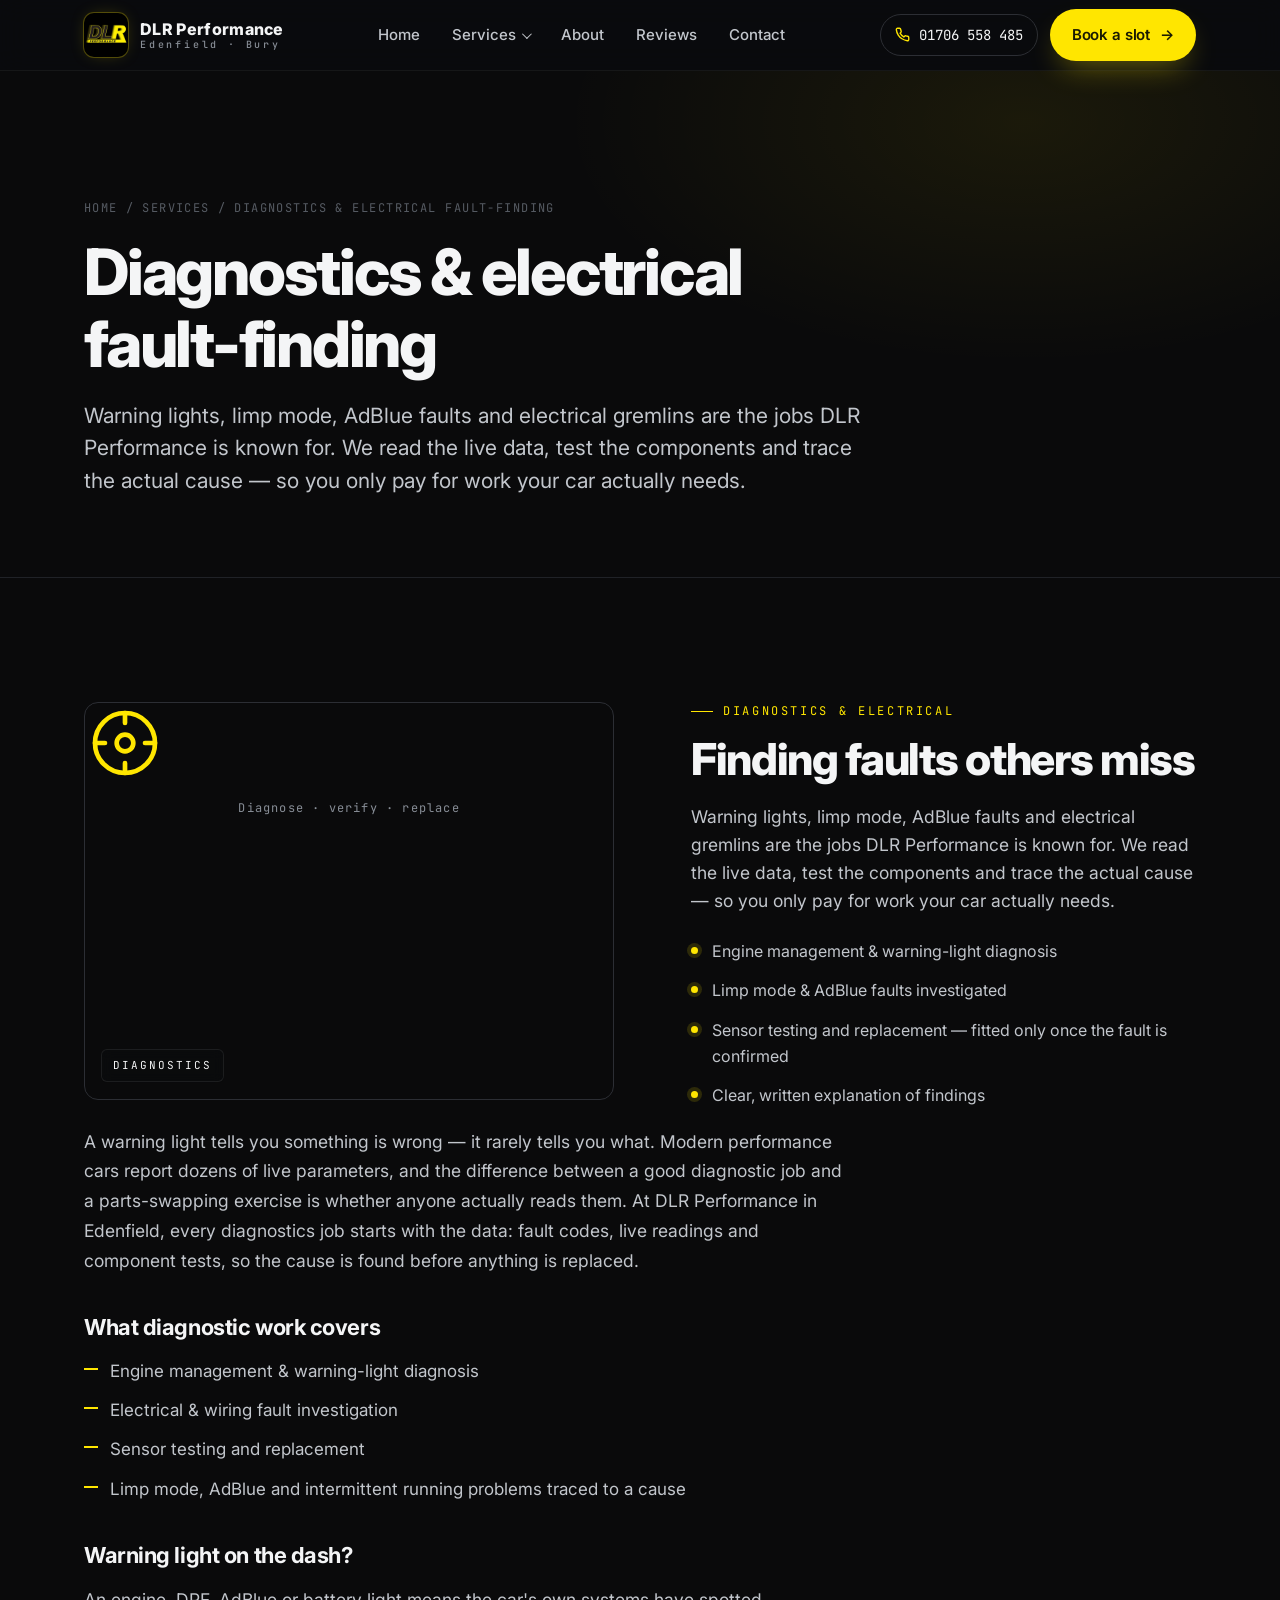
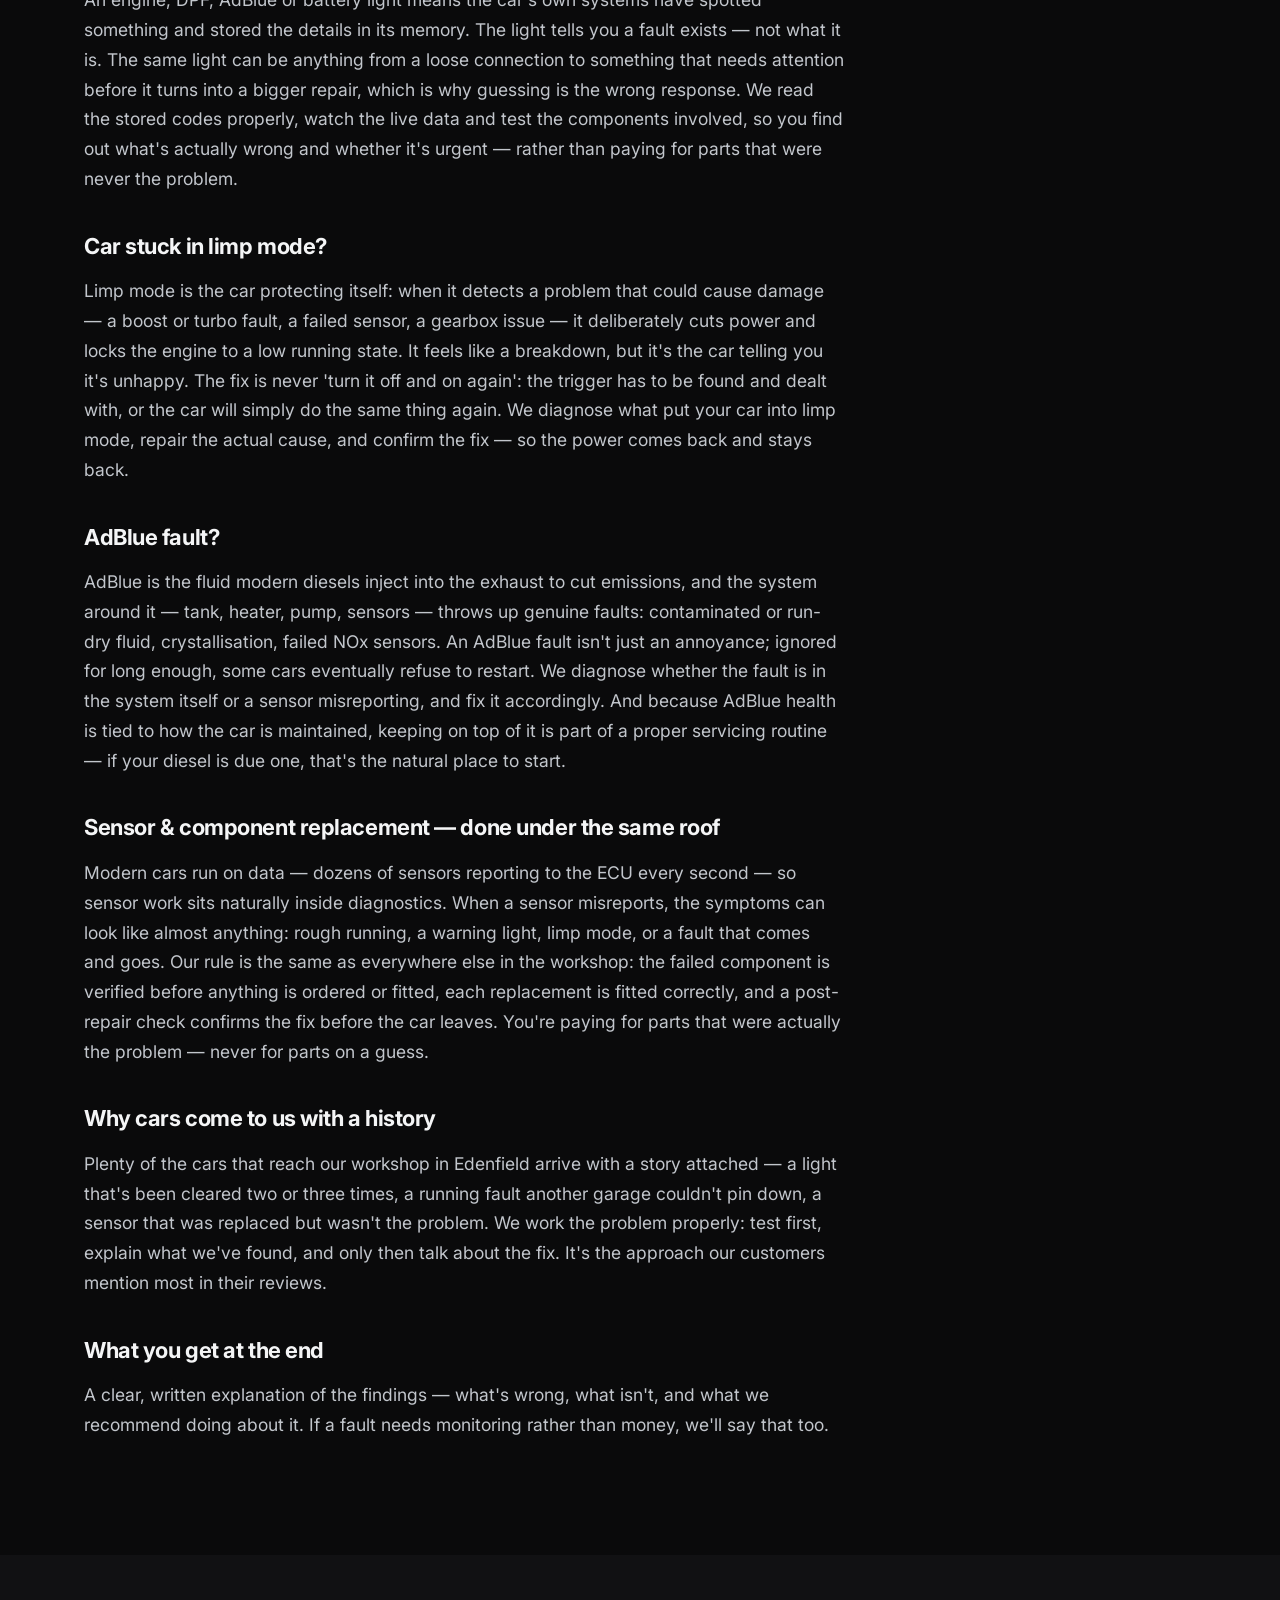
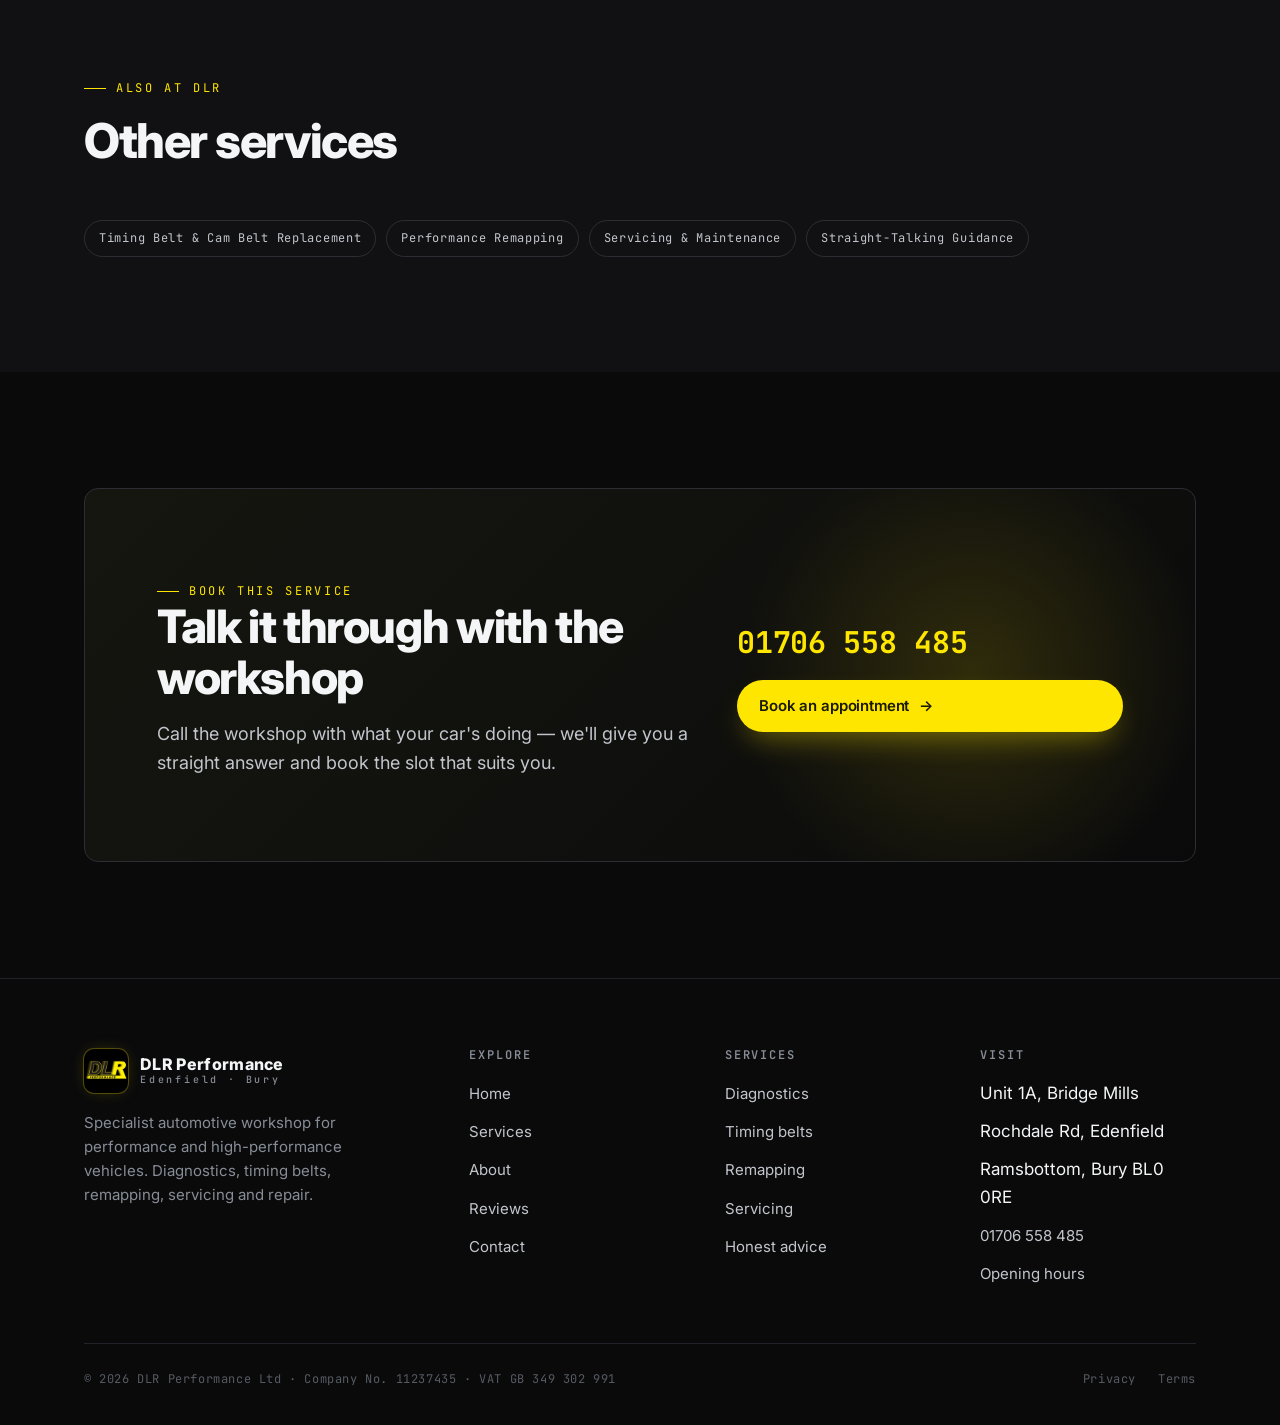
<file: diagnostics-electrical-fault-finding.html>
<!DOCTYPE html>
<html lang="en-GB">
<head>
  <meta charset="UTF-8" />
  <meta name="viewport" content="width=device-width, initial-scale=1.0" />
  <title>Diagnostics & Electrical Fault-Finding in Edenfield, Bury | DLR Performance</title>
  <meta name="description" content="Warning lights, limp mode, AdBlue faults and electrical problems diagnosed properly at DLR Performance, Edenfield. Live-data diagnostics and component testing for drivers from Ramsbottom, Bury and Rossendale. Call 01706 558 485." />
  <meta name="theme-color" content="#0a0c0e" />
  <meta property="og:title" content="DLR Performance — Diagnostics & Electrical Fault-Finding" />
  <meta property="og:description" content="Warning lights, limp mode, AdBlue faults and electrical problems diagnosed properly at DLR Performance, Edenfield. Live-data diagnostics and component testing for drivers from Ramsbottom, Bury and Rossendale. Call 01706 558 485." />
  <meta property="og:type" content="website" />
  <link rel="canonical" href="https://clariyo.github.io/DLR-Performance/diagnostics-electrical-fault-finding.html" />
  <script type="application/ld+json">
  {
    "@context": "https://schema.org",
    "@type": "AutoRepair",
    "@id": "https://clariyo.github.io/DLR-Performance/#business",
    "name": "DLR Performance",
    "url": "https://clariyo.github.io/DLR-Performance/",
    "telephone": "+441706558485",
    "address": {
      "@type": "PostalAddress",
      "streetAddress": "Unit 1A, Bridge Mills, Rochdale Rd",
      "addressLocality": "Edenfield, Ramsbottom",
      "addressRegion": "Bury",
      "postalCode": "BL0 0RE",
      "addressCountry": "GB"
    },
    "openingHoursSpecification": [{
      "@type": "OpeningHoursSpecification",
      "dayOfWeek": ["Monday", "Tuesday", "Wednesday", "Thursday", "Friday"],
      "opens": "08:30",
      "closes": "17:00"
    }],
    "aggregateRating": {
      "@type": "AggregateRating",
      "ratingValue": "4.9",
      "reviewCount": "108"
    }
  }
  </script>
  <link rel="preconnect" href="https://fonts.googleapis.com" />
  <link rel="preconnect" href="https://fonts.gstatic.com" crossorigin />
  <link href="https://fonts.googleapis.com/css2?family=Inter:wght@300;400;500;600;700;800&family=JetBrains+Mono:wght@400;500;600;700&display=swap" rel="stylesheet" />
  <link rel="stylesheet" href="assets/css/styles.css" />
  <link rel="icon" href="assets/img/dlr-logo.png" />
</head>
<body>

<header class="site-header">
  <div class="wrap header-inner">
    <a href="index.html" class="brand" aria-label="DLR Performance home">
      <img class="brand-mark" src="assets/img/dlr-logo.png" alt="DLR Performance logo" width="44" height="44" />
      <span class="brand-text"><span class="b1">DLR Performance</span><span class="b2">Edenfield · Bury</span></span>
    </a>
    <nav class="nav" aria-label="Primary">
      <a href="index.html">Home</a>
      <div class="nav-drop">
        <a href="services.html" class="nav-drop-label" aria-haspopup="true" aria-expanded="false">Services</a>
        <div class="nav-drop-menu">
          <a href="diagnostics-electrical-fault-finding.html">Diagnostics</a>
          <a href="timing-belt-cam-belt-replacement.html">Timing belts</a>
          <a href="performance-remapping.html">Remapping</a>
          <a href="servicing-maintenance.html">Servicing</a>
          <a href="straight-talking-guidance.html">Honest advice</a>
        </div>
      </div>
      <a href="about.html">About</a>
      <a href="reviews.html">Reviews</a>
      <a href="contact.html">Contact</a>
    </nav>
    <div class="header-cta">
      <a href="tel:01706558485" class="phone-pill" aria-label="Call 01706 558 485">
        <svg width="15" height="15" viewBox="0 0 24 24" fill="none" stroke="currentColor" stroke-width="2.2" stroke-linecap="round" stroke-linejoin="round"><path d="M22 16.92v3a2 2 0 0 1-2.18 2 19.79 19.79 0 0 1-8.63-3.07 19.5 19.5 0 0 1-6-6 19.79 19.79 0 0 1-3.07-8.67A2 2 0 0 1 4.11 2h3a2 2 0 0 1 2 1.72c.13.96.36 1.9.7 2.81a2 2 0 0 1-.45 2.11L8.09 9.91a16 16 0 0 0 6 6l1.27-1.27a2 2 0 0 1 2.11-.45c.91.34 1.85.57 2.81.7A2 2 0 0 1 22 16.92z"/></svg>
        01706 558 485
      </a>
      <a href="contact.html" class="btn btn-primary">Book a slot <span class="arrow">→</span></a>
    </div>
    <button class="nav-toggle" aria-label="Toggle menu" aria-expanded="false"><span></span></button>
  </div>
</header>


<section class="page-hero">
  <div class="wrap">
    <div class="breadcrumb"><a href="index.html">Home</a><span class="sep">/</span><a href="services.html">Services</a><span class="sep">/</span>Diagnostics & Electrical Fault-Finding</div>
    <h1>Diagnostics &amp; electrical fault-finding</h1>
    <p>Warning lights, limp mode, AdBlue faults and electrical gremlins are the jobs DLR Performance is known for. We read the live data, test the components and trace the actual cause — so you only pay for work your car actually needs.</p>
  </div>
</section>

<section class="block">
  <div class="wrap">
    <div class="split">
      <div class="split-media">
        <div style="text-align:center;">
          <svg width="80" height="80" viewBox="0 0 24 24" fill="none" stroke="var(--accent)" stroke-width="1.4" stroke-linecap="round" stroke-linejoin="round"><circle cx="12" cy="12" r="9"/><circle cx="12" cy="12" r="2.5"/><path d="M12 3v3M12 18v3M3 12h3M18 12h3"/></svg>
          <div style="font-family:var(--font-mono); font-size:12px; color:var(--text-3); margin-top:16px; letter-spacing:0.1em;">Diagnose · verify · replace</div>
        </div>
        <span class="tag">Diagnostics</span>
      </div>
      <div class="split-copy">
        <span class="eyebrow">Diagnostics &amp; electrical</span>
        <h2>Finding faults others miss</h2>
        <p>Warning lights, limp mode, AdBlue faults and electrical gremlins are the jobs DLR Performance is known for. We read the live data, test the components and trace the actual cause — so you only pay for work your car actually needs.</p>
        <div class="bullet-list">
          <div class="bullet"><span class="dot"></span><span>Engine management &amp; warning-light diagnosis</span></div>
          <div class="bullet"><span class="dot"></span><span>Limp mode &amp; AdBlue faults investigated</span></div>
          <div class="bullet"><span class="dot"></span><span>Sensor testing and replacement — fitted only once the fault is confirmed</span></div>
          <div class="bullet"><span class="dot"></span><span>Clear, written explanation of findings</span></div>
        </div>
      </div>
    </div>

<div class="prose service-prose" style="max-width:760px;">

      <p>A warning light tells you something is wrong — it rarely tells you what. Modern performance cars report dozens of live parameters, and the difference between a good diagnostic job and a parts-swapping exercise is whether anyone actually reads them. At DLR Performance in Edenfield, every diagnostics job starts with the data: fault codes, live readings and component tests, so the cause is found before anything is replaced.</p>

      <h3 style="margin-top:40px; font-size:22px; letter-spacing:-0.02em;">What diagnostic work covers</h3>

      <ul>
        <li>Engine management &amp; warning-light diagnosis</li>
        <li>Electrical &amp; wiring fault investigation</li>
        <li>Sensor testing and replacement</li>
        <li>Limp mode, AdBlue and intermittent running problems traced to a cause</li>
      </ul>

      <h3 style="margin-top:40px; font-size:22px; letter-spacing:-0.02em;">Warning light on the dash?</h3>

      <p>An engine, DPF, AdBlue or battery light means the car's own systems have spotted something and stored the details in its memory. The light tells you a fault exists — not what it is. The same light can be anything from a loose connection to something that needs attention before it turns into a bigger repair, which is why guessing is the wrong response. We read the stored codes properly, watch the live data and test the components involved, so you find out what's actually wrong and whether it's urgent — rather than paying for parts that were never the problem.</p>

      <h3 style="margin-top:40px; font-size:22px; letter-spacing:-0.02em;">Car stuck in limp mode?</h3>

      <p>Limp mode is the car protecting itself: when it detects a problem that could cause damage — a boost or turbo fault, a failed sensor, a gearbox issue — it deliberately cuts power and locks the engine to a low running state. It feels like a breakdown, but it's the car telling you it's unhappy. The fix is never 'turn it off and on again': the trigger has to be found and dealt with, or the car will simply do the same thing again. We diagnose what put your car into limp mode, repair the actual cause, and confirm the fix — so the power comes back and stays back.</p>

      <h3 style="margin-top:40px; font-size:22px; letter-spacing:-0.02em;">AdBlue fault?</h3>

      <p>AdBlue is the fluid modern diesels inject into the exhaust to cut emissions, and the system around it — tank, heater, pump, sensors — throws up genuine faults: contaminated or run-dry fluid, crystallisation, failed NOx sensors. An AdBlue fault isn't just an annoyance; ignored for long enough, some cars eventually refuse to restart. We diagnose whether the fault is in the system itself or a sensor misreporting, and fix it accordingly. And because AdBlue health is tied to how the car is maintained, keeping on top of it is part of a proper <a href="servicing-maintenance.html">servicing routine</a> — if your diesel is due one, that's the natural place to start.</p>

      <h3 style="margin-top:40px; font-size:22px; letter-spacing:-0.02em;">Sensor &amp; component replacement — done under the same roof</h3>

      <p>Modern cars run on data — dozens of sensors reporting to the ECU every second — so sensor work sits naturally inside diagnostics. When a sensor misreports, the symptoms can look like almost anything: rough running, a warning light, limp mode, or a fault that comes and goes. Our rule is the same as everywhere else in the workshop: the failed component is verified before anything is ordered or fitted, each replacement is fitted correctly, and a post-repair check confirms the fix before the car leaves. You're paying for parts that were actually the problem — never for parts on a guess.</p>

      <h3 style="margin-top:40px; font-size:22px; letter-spacing:-0.02em;">Why cars come to us with a history</h3>

      <p>Plenty of the cars that reach our workshop in Edenfield arrive with a story attached — a light that's been cleared two or three times, a running fault another garage couldn't pin down, a sensor that was replaced but wasn't the problem. We work the problem properly: test first, explain what we've found, and only then talk about the fix. It's the approach our customers mention most in their reviews.</p>

      <h3 style="margin-top:40px; font-size:22px; letter-spacing:-0.02em;">What you get at the end</h3>

      <p>A clear, written explanation of the findings — what's wrong, what isn't, and what we recommend doing about it. If a fault needs monitoring rather than money, we'll say that too.</p>

</div>
  </div>
</section>

<section class="block alt-bg">
  <div class="wrap">
    <div class="section-head">
      <span class="eyebrow">Also at DLR</span>
      <h2>Other services</h2>
    </div>
    <div class="tag-row">
        <a class="chip" href="timing-belt-cam-belt-replacement.html" style="text-decoration:none;">Timing Belt & Cam Belt Replacement</a>
        <a class="chip" href="performance-remapping.html" style="text-decoration:none;">Performance Remapping</a>
        <a class="chip" href="servicing-maintenance.html" style="text-decoration:none;">Servicing & Maintenance</a>
        <a class="chip" href="straight-talking-guidance.html" style="text-decoration:none;">Straight-Talking Guidance</a>
    </div>
  </div>
</section>

<section class="block">
  <div class="wrap">
    <div class="cta-band">
      <div>
        <span class="eyebrow">Book this service</span>
        <h2>Talk it through with the workshop</h2>
        <p>Call the workshop with what your car's doing — we'll give you a straight answer and book the slot that suits you.</p>
      </div>
      <div class="cta-actions">
        <a href="tel:01706558485" class="big-phone">01706 558 485</a>
        <a href="contact.html" class="btn btn-primary">Book an appointment <span class="arrow">→</span></a>
      </div>
    </div>
  </div>
</section>

<footer class="site-footer">
  <div class="wrap">
    <div class="foot-grid">
      <div class="foot-brand">
        <a href="index.html" class="brand"><img class="brand-mark" src="assets/img/dlr-logo.png" alt="DLR Performance logo" width="44" height="44" /><span class="brand-text"><span class="b1">DLR Performance</span><span class="b2">Edenfield · Bury</span></span></a>
        <p>Specialist automotive workshop for performance and high-performance vehicles. Diagnostics, timing belts, remapping, servicing and repair.</p>
      </div>
      <div class="foot-col">
        <h5>Explore</h5>
        <ul><li><a href="index.html">Home</a></li><li><a href="services.html">Services</a></li><li><a href="about.html">About</a></li><li><a href="reviews.html">Reviews</a></li><li><a href="contact.html">Contact</a></li></ul>
      </div>
      <div class="foot-col">
        <h5>Services</h5>
        <ul>
          <li><a href="diagnostics-electrical-fault-finding.html">Diagnostics</a></li>
          <li><a href="timing-belt-cam-belt-replacement.html">Timing belts</a></li>
          <li><a href="performance-remapping.html">Remapping</a></li>
          <li><a href="servicing-maintenance.html">Servicing</a></li>
          <li><a href="straight-talking-guidance.html">Honest advice</a></li>
        </ul>
      </div>
      <div class="foot-col">
        <h5>Visit</h5>
        <ul><li>Unit 1A, Bridge Mills</li><li>Rochdale Rd, Edenfield</li><li>Ramsbottom, Bury BL0 0RE</li><li><a href="tel:01706558485">01706 558 485</a></li><li><a href="contact.html">Opening hours</a></li></ul>
      </div>
    </div>
    <div class="foot-bottom">
      <p>© <span id="yr">2026</span> DLR Performance Ltd · Company No. 11237435 · VAT GB 349 302 991</p>
      <div class="legal"><a href="privacy.html">Privacy</a><a href="terms.html">Terms</a></div>
    </div>
  </div>
</footer>

<script src="assets/js/main.js"></script>
<script>document.getElementById('yr').textContent = new Date().getFullYear();</script>
</body>
</html>
</file>
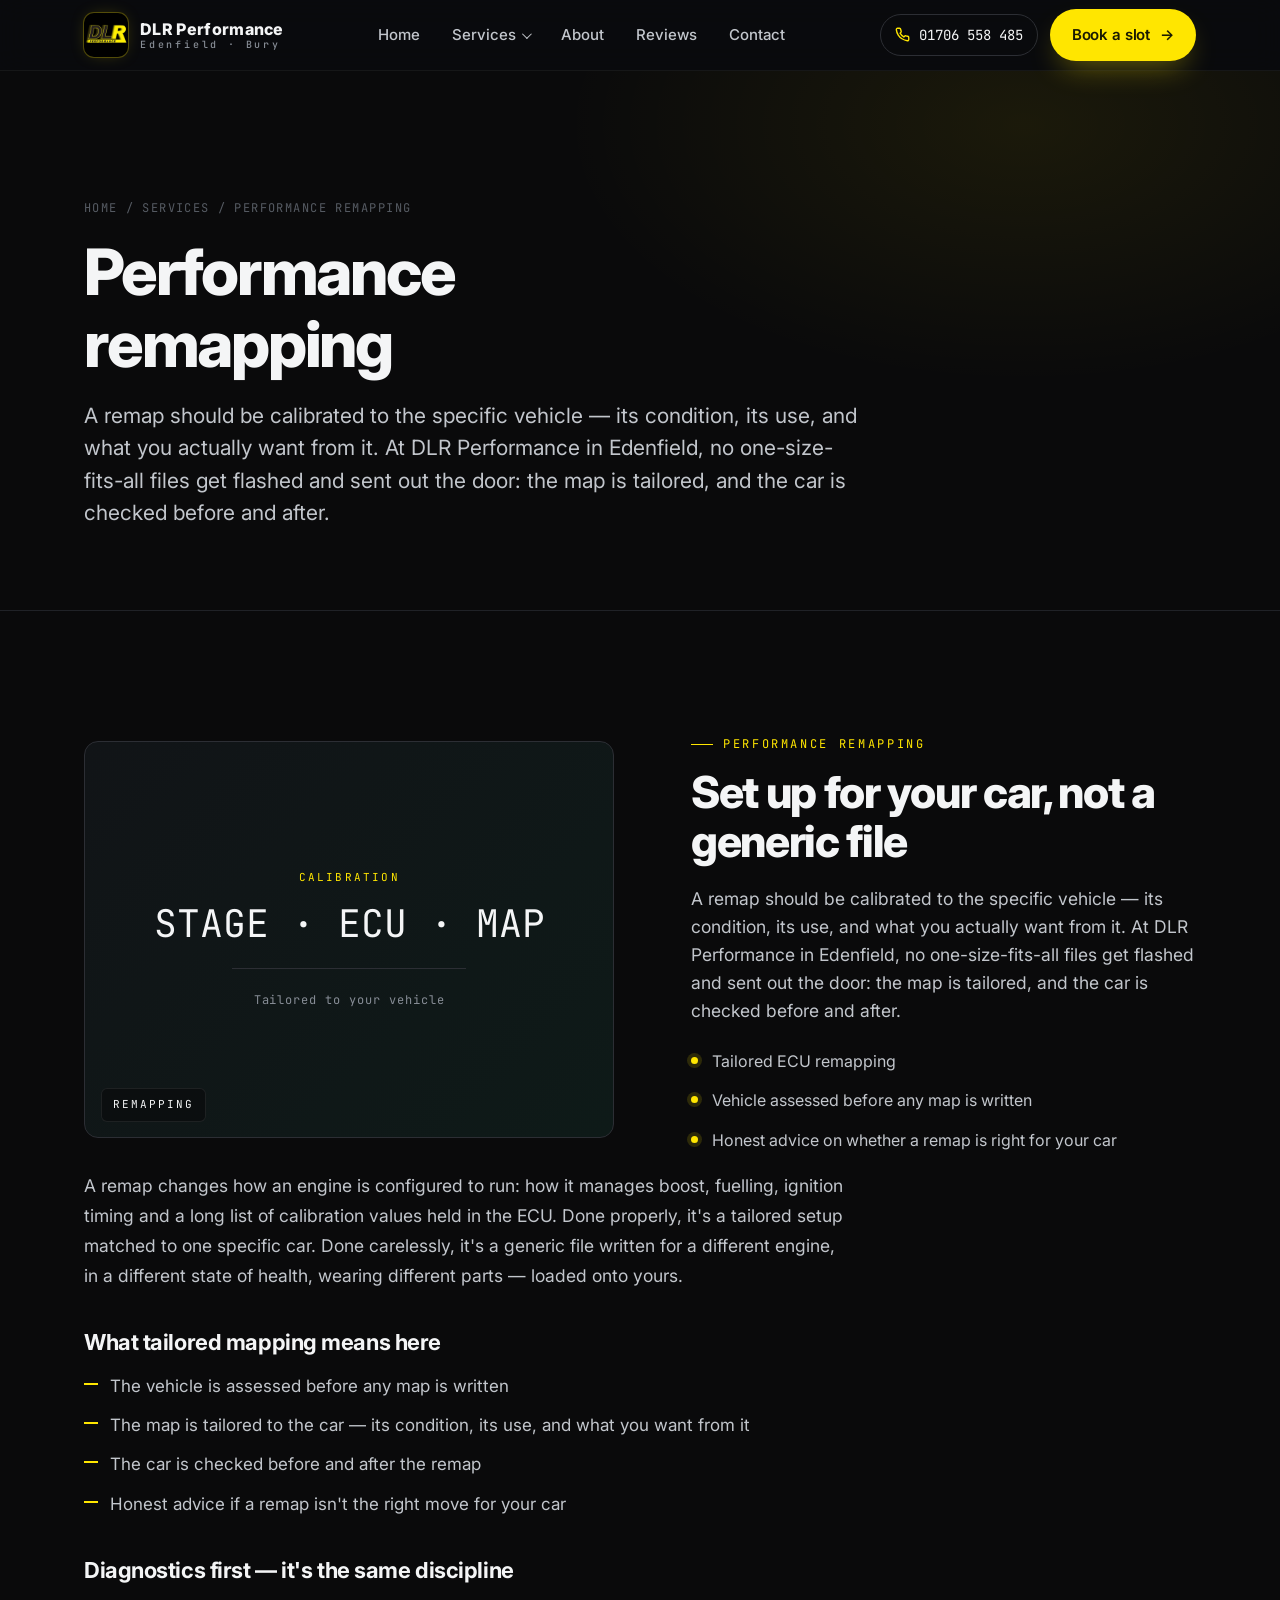
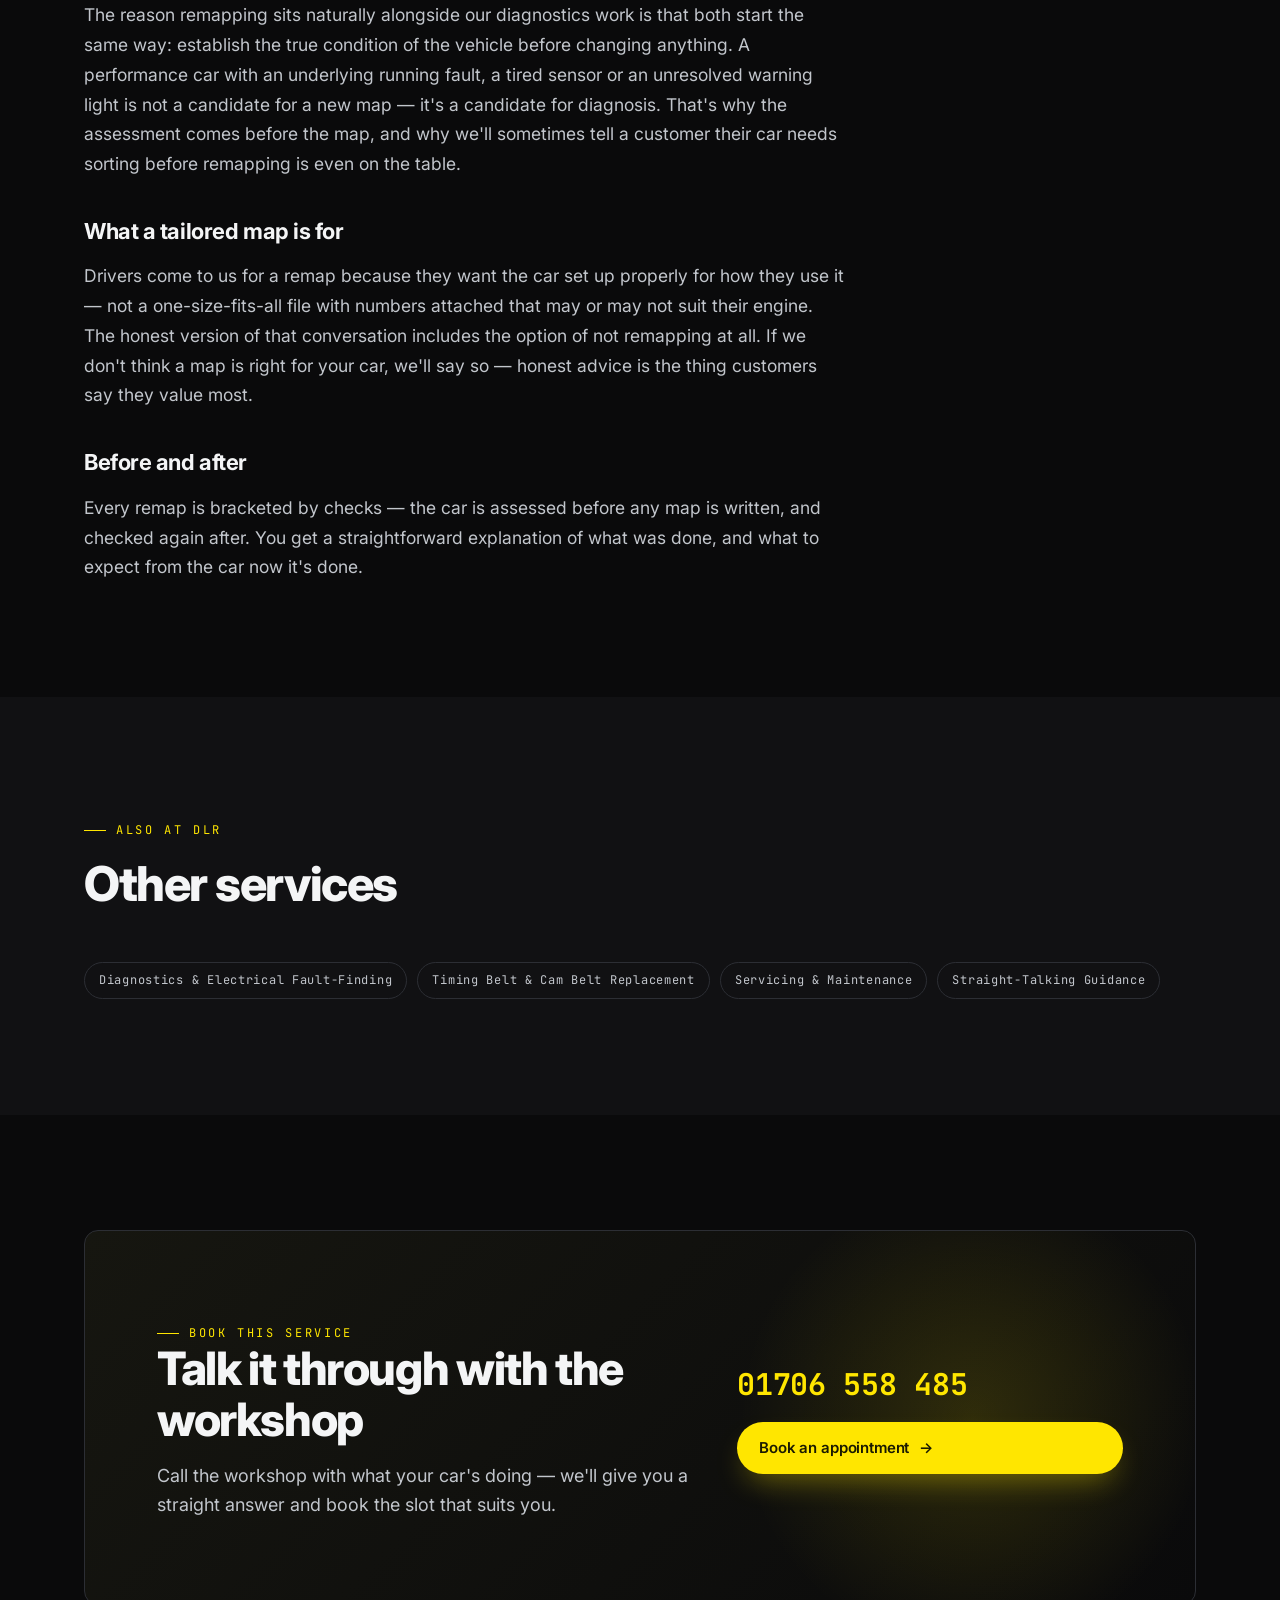
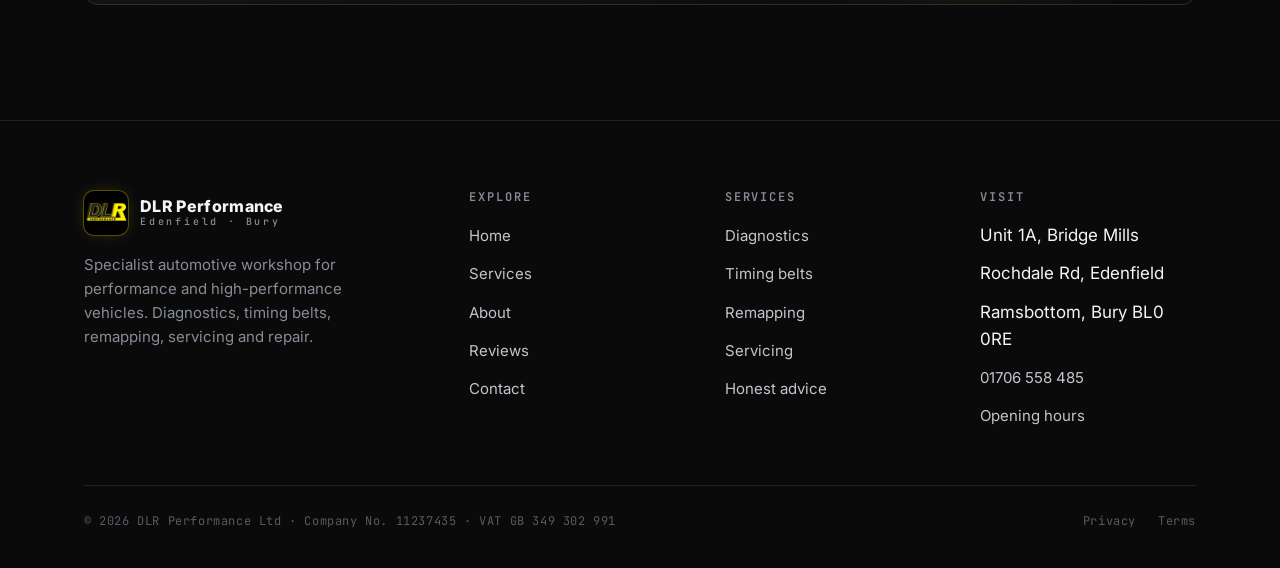
<file: performance-remapping.html>
<!DOCTYPE html>
<html lang="en-GB">
<head>
  <meta charset="UTF-8" />
  <meta name="viewport" content="width=device-width, initial-scale=1.0" />
  <title>Performance Remapping Edenfield, Bury & Rossendale | DLR Performance</title>
  <meta name="description" content="Tailored performance remapping at DLR Performance, Edenfield — maps calibrated to your specific vehicle, checked before and after, with honest advice on whether a remap is right for your car. Serving Ramsbottom, Bury and Rossendale. Call 01706 558 485." />
  <meta name="theme-color" content="#0a0c0e" />
  <meta property="og:title" content="DLR Performance — Performance Remapping" />
  <meta property="og:description" content="Tailored performance remapping at DLR Performance, Edenfield — maps calibrated to your specific vehicle, checked before and after, with honest advice on whether a remap is right for your car. Serving Ramsbottom, Bury and Rossendale. Call 01706 558 485." />
  <meta property="og:type" content="website" />
  <link rel="canonical" href="https://clariyo.github.io/DLR-Performance/performance-remapping.html" />
  <script type="application/ld+json">
  {
    "@context": "https://schema.org",
    "@type": "AutoRepair",
    "@id": "https://clariyo.github.io/DLR-Performance/#business",
    "name": "DLR Performance",
    "url": "https://clariyo.github.io/DLR-Performance/",
    "telephone": "+441706558485",
    "address": {
      "@type": "PostalAddress",
      "streetAddress": "Unit 1A, Bridge Mills, Rochdale Rd",
      "addressLocality": "Edenfield, Ramsbottom",
      "addressRegion": "Bury",
      "postalCode": "BL0 0RE",
      "addressCountry": "GB"
    },
    "openingHoursSpecification": [{
      "@type": "OpeningHoursSpecification",
      "dayOfWeek": ["Monday", "Tuesday", "Wednesday", "Thursday", "Friday"],
      "opens": "08:30",
      "closes": "17:00"
    }],
    "aggregateRating": {
      "@type": "AggregateRating",
      "ratingValue": "4.9",
      "reviewCount": "108"
    }
  }
  </script>
  <link rel="preconnect" href="https://fonts.googleapis.com" />
  <link rel="preconnect" href="https://fonts.gstatic.com" crossorigin />
  <link href="https://fonts.googleapis.com/css2?family=Inter:wght@300;400;500;600;700;800&family=JetBrains+Mono:wght@400;500;600;700&display=swap" rel="stylesheet" />
  <link rel="stylesheet" href="assets/css/styles.css" />
  <link rel="icon" href="assets/img/dlr-logo.png" />
</head>
<body>

<header class="site-header">
  <div class="wrap header-inner">
    <a href="index.html" class="brand" aria-label="DLR Performance home">
      <img class="brand-mark" src="assets/img/dlr-logo.png" alt="DLR Performance logo" width="44" height="44" />
      <span class="brand-text"><span class="b1">DLR Performance</span><span class="b2">Edenfield · Bury</span></span>
    </a>
    <nav class="nav" aria-label="Primary">
      <a href="index.html">Home</a>
      <div class="nav-drop">
        <a href="services.html" class="nav-drop-label" aria-haspopup="true" aria-expanded="false">Services</a>
        <div class="nav-drop-menu">
          <a href="diagnostics-electrical-fault-finding.html">Diagnostics</a>
          <a href="timing-belt-cam-belt-replacement.html">Timing belts</a>
          <a href="performance-remapping.html">Remapping</a>
          <a href="servicing-maintenance.html">Servicing</a>
          <a href="straight-talking-guidance.html">Honest advice</a>
        </div>
      </div>
      <a href="about.html">About</a>
      <a href="reviews.html">Reviews</a>
      <a href="contact.html">Contact</a>
    </nav>
    <div class="header-cta">
      <a href="tel:01706558485" class="phone-pill" aria-label="Call 01706 558 485">
        <svg width="15" height="15" viewBox="0 0 24 24" fill="none" stroke="currentColor" stroke-width="2.2" stroke-linecap="round" stroke-linejoin="round"><path d="M22 16.92v3a2 2 0 0 1-2.18 2 19.79 19.79 0 0 1-8.63-3.07 19.5 19.5 0 0 1-6-6 19.79 19.79 0 0 1-3.07-8.67A2 2 0 0 1 4.11 2h3a2 2 0 0 1 2 1.72c.13.96.36 1.9.7 2.81a2 2 0 0 1-.45 2.11L8.09 9.91a16 16 0 0 0 6 6l1.27-1.27a2 2 0 0 1 2.11-.45c.91.34 1.85.57 2.81.7A2 2 0 0 1 22 16.92z"/></svg>
        01706 558 485
      </a>
      <a href="contact.html" class="btn btn-primary">Book a slot <span class="arrow">→</span></a>
    </div>
    <button class="nav-toggle" aria-label="Toggle menu" aria-expanded="false"><span></span></button>
  </div>
</header>


<section class="page-hero">
  <div class="wrap">
    <div class="breadcrumb"><a href="index.html">Home</a><span class="sep">/</span><a href="services.html">Services</a><span class="sep">/</span>Performance Remapping</div>
    <h1>Performance remapping</h1>
    <p>A remap should be calibrated to the specific vehicle — its condition, its use, and what you actually want from it. At DLR Performance in Edenfield, no one-size-fits-all files get flashed and sent out the door: the map is tailored, and the car is checked before and after.</p>
  </div>
</section>

<section class="block">
  <div class="wrap">
    <div class="split">
      <div class="split-media" style="background:linear-gradient(135deg,#111417,#0e1a18); display:grid; place-items:center;">
        <div style="text-align:center; padding:30px;">
          <div style="font-family:var(--font-mono); font-size:11px; letter-spacing:0.2em; color:var(--accent); text-transform:uppercase;">Calibration</div>
          <div style="font-family:var(--font-mono); font-size:clamp(22px,4vw,38px); color:var(--text); margin-top:14px; line-height:1.2;">STAGE&nbsp;·&nbsp;ECU&nbsp;·&nbsp;MAP</div>
          <div style="height:1px; width:60%; margin:22px auto; background:var(--line);"></div>
          <div style="font-family:var(--font-mono); font-size:12px; color:var(--text-3); letter-spacing:0.08em;">Tailored to your vehicle</div>
        </div>
        <span class="tag">Remapping</span>
      </div>
      <div class="split-copy">
        <span class="eyebrow">Performance remapping</span>
        <h2>Set up for your car, not a generic file</h2>
        <p>A remap should be calibrated to the specific vehicle — its condition, its use, and what you actually want from it. At DLR Performance in Edenfield, no one-size-fits-all files get flashed and sent out the door: the map is tailored, and the car is checked before and after.</p>
        <div class="bullet-list">
          <div class="bullet"><span class="dot"></span><span>Tailored ECU remapping</span></div>
          <div class="bullet"><span class="dot"></span><span>Vehicle assessed before any map is written</span></div>
          <div class="bullet"><span class="dot"></span><span>Honest advice on whether a remap is right for your car</span></div>
        </div>
      </div>
    </div>

<div class="prose service-prose" style="max-width:760px;">

      <p>A remap changes how an engine is configured to run: how it manages boost, fuelling, ignition timing and a long list of calibration values held in the ECU. Done properly, it's a tailored setup matched to one specific car. Done carelessly, it's a generic file written for a different engine, in a different state of health, wearing different parts — loaded onto yours.</p>

      <h3 style="margin-top:40px; font-size:22px; letter-spacing:-0.02em;">What tailored mapping means here</h3>

      <ul>
        <li>The vehicle is assessed before any map is written</li>
        <li>The map is tailored to the car — its condition, its use, and what you want from it</li>
        <li>The car is checked before and after the remap</li>
        <li>Honest advice if a remap isn't the right move for your car</li>
      </ul>

      <h3 style="margin-top:40px; font-size:22px; letter-spacing:-0.02em;">Diagnostics first — it's the same discipline</h3>

      <p>The reason remapping sits naturally alongside our diagnostics work is that both start the same way: establish the true condition of the vehicle before changing anything. A performance car with an underlying running fault, a tired sensor or an unresolved warning light is not a candidate for a new map — it's a candidate for diagnosis. That's why the assessment comes before the map, and why we'll sometimes tell a customer their car needs sorting before remapping is even on the table.</p>

      <h3 style="margin-top:40px; font-size:22px; letter-spacing:-0.02em;">What a tailored map is for</h3>

      <p>Drivers come to us for a remap because they want the car set up properly for how they use it — not a one-size-fits-all file with numbers attached that may or may not suit their engine. The honest version of that conversation includes the option of not remapping at all. If we don't think a map is right for your car, we'll say so — honest advice is the thing customers say they value most.</p>

      <h3 style="margin-top:40px; font-size:22px; letter-spacing:-0.02em;">Before and after</h3>

      <p>Every remap is bracketed by checks — the car is assessed before any map is written, and checked again after. You get a straightforward explanation of what was done, and what to expect from the car now it's done.</p>

</div>
  </div>
</section>

<section class="block alt-bg">
  <div class="wrap">
    <div class="section-head">
      <span class="eyebrow">Also at DLR</span>
      <h2>Other services</h2>
    </div>
    <div class="tag-row">
        <a class="chip" href="diagnostics-electrical-fault-finding.html" style="text-decoration:none;">Diagnostics & Electrical Fault-Finding</a>
        <a class="chip" href="timing-belt-cam-belt-replacement.html" style="text-decoration:none;">Timing Belt & Cam Belt Replacement</a>
        <a class="chip" href="servicing-maintenance.html" style="text-decoration:none;">Servicing & Maintenance</a>
        <a class="chip" href="straight-talking-guidance.html" style="text-decoration:none;">Straight-Talking Guidance</a>
    </div>
  </div>
</section>

<section class="block">
  <div class="wrap">
    <div class="cta-band">
      <div>
        <span class="eyebrow">Book this service</span>
        <h2>Talk it through with the workshop</h2>
        <p>Call the workshop with what your car's doing — we'll give you a straight answer and book the slot that suits you.</p>
      </div>
      <div class="cta-actions">
        <a href="tel:01706558485" class="big-phone">01706 558 485</a>
        <a href="contact.html" class="btn btn-primary">Book an appointment <span class="arrow">→</span></a>
      </div>
    </div>
  </div>
</section>

<footer class="site-footer">
  <div class="wrap">
    <div class="foot-grid">
      <div class="foot-brand">
        <a href="index.html" class="brand"><img class="brand-mark" src="assets/img/dlr-logo.png" alt="DLR Performance logo" width="44" height="44" /><span class="brand-text"><span class="b1">DLR Performance</span><span class="b2">Edenfield · Bury</span></span></a>
        <p>Specialist automotive workshop for performance and high-performance vehicles. Diagnostics, timing belts, remapping, servicing and repair.</p>
      </div>
      <div class="foot-col">
        <h5>Explore</h5>
        <ul><li><a href="index.html">Home</a></li><li><a href="services.html">Services</a></li><li><a href="about.html">About</a></li><li><a href="reviews.html">Reviews</a></li><li><a href="contact.html">Contact</a></li></ul>
      </div>
      <div class="foot-col">
        <h5>Services</h5>
        <ul>
          <li><a href="diagnostics-electrical-fault-finding.html">Diagnostics</a></li>
          <li><a href="timing-belt-cam-belt-replacement.html">Timing belts</a></li>
          <li><a href="performance-remapping.html">Remapping</a></li>
          <li><a href="servicing-maintenance.html">Servicing</a></li>
          <li><a href="straight-talking-guidance.html">Honest advice</a></li>
        </ul>
      </div>
      <div class="foot-col">
        <h5>Visit</h5>
        <ul><li>Unit 1A, Bridge Mills</li><li>Rochdale Rd, Edenfield</li><li>Ramsbottom, Bury BL0 0RE</li><li><a href="tel:01706558485">01706 558 485</a></li><li><a href="contact.html">Opening hours</a></li></ul>
      </div>
    </div>
    <div class="foot-bottom">
      <p>© <span id="yr">2026</span> DLR Performance Ltd · Company No. 11237435 · VAT GB 349 302 991</p>
      <div class="legal"><a href="privacy.html">Privacy</a><a href="terms.html">Terms</a></div>
    </div>
  </div>
</footer>

<script src="assets/js/main.js"></script>
<script>document.getElementById('yr').textContent = new Date().getFullYear();</script>
</body>
</html>
</file>
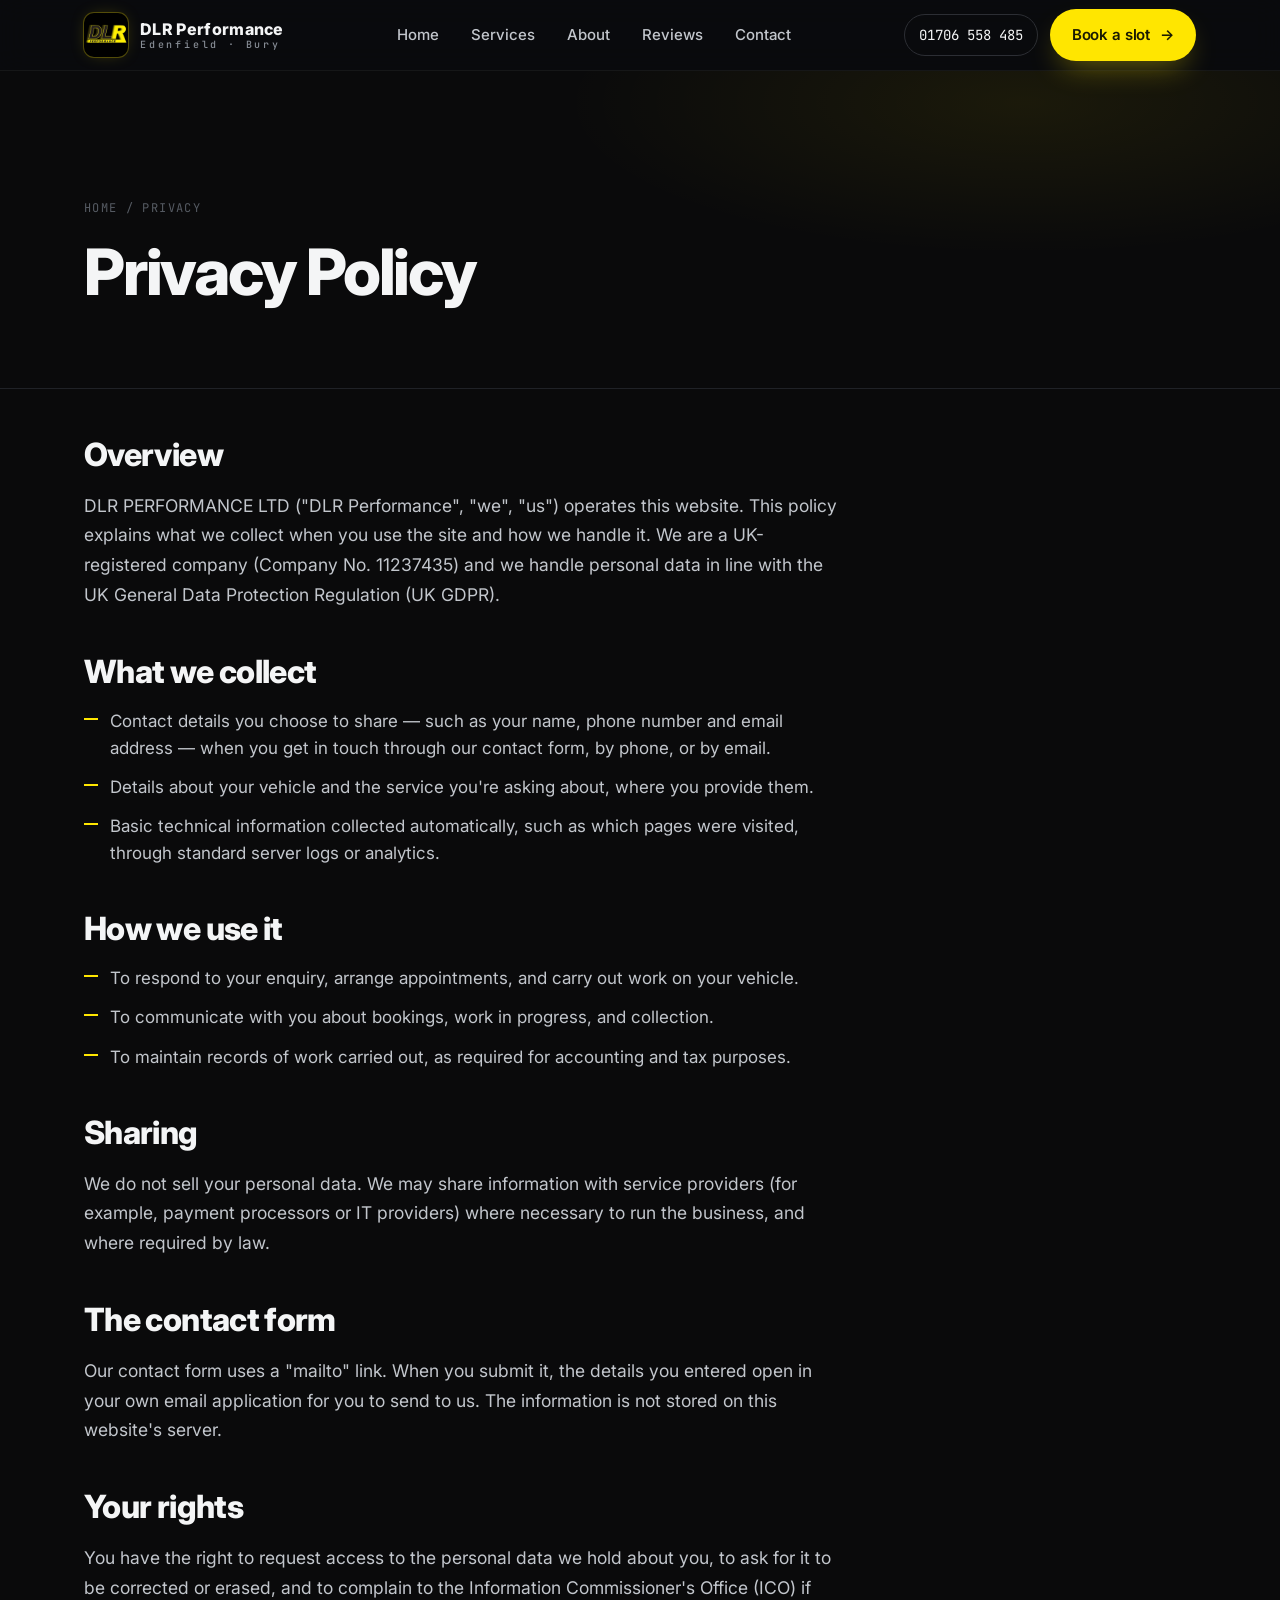
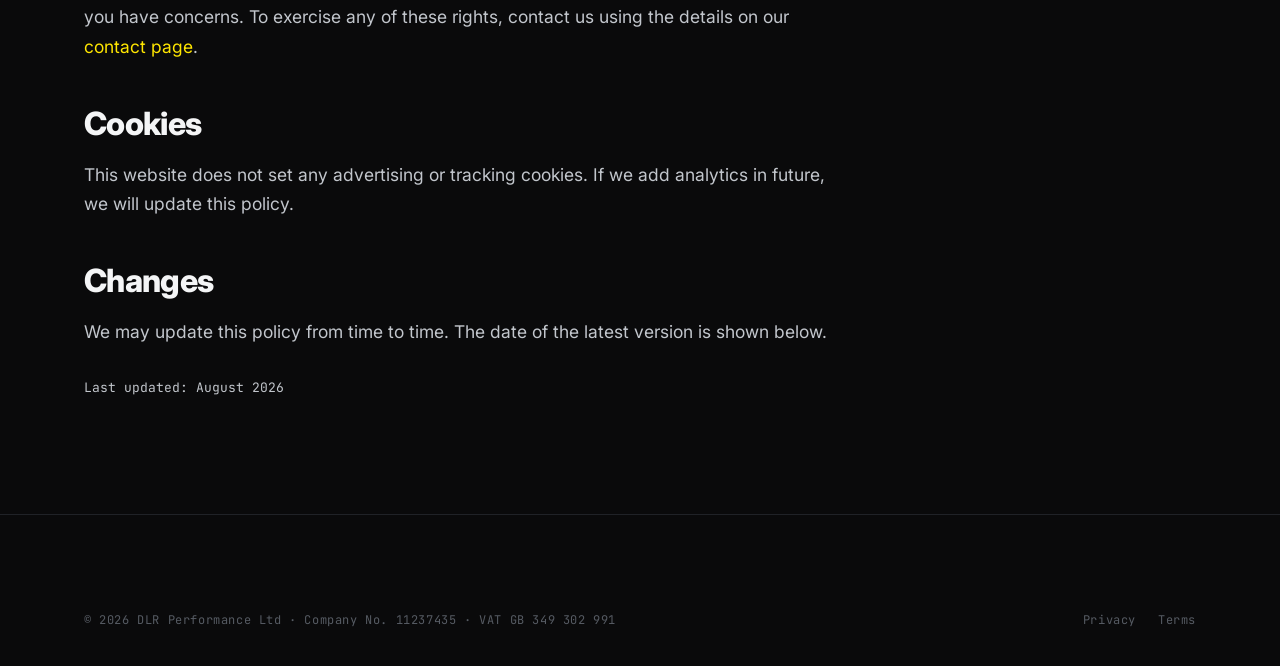
<file: privacy.html>
<!DOCTYPE html>
<html lang="en-GB">
<head>
  <meta charset="UTF-8" />
  <meta name="viewport" content="width=device-width, initial-scale=1.0" />
  <title>Privacy Policy | DLR Performance</title>
  <meta name="description" content="Privacy policy for the DLR Performance website." />
  <meta name="theme-color" content="#0a0c0e" />
  <meta name="robots" content="noindex,follow" />
  <link rel="preconnect" href="https://fonts.googleapis.com" />
  <link rel="preconnect" href="https://fonts.gstatic.com" crossorigin />
  <link href="https://fonts.googleapis.com/css2?family=Inter:wght@300;400;500;600;700;800&family=JetBrains+Mono:wght@400;500;600;700&display=swap" rel="stylesheet" />
  <link rel="stylesheet" href="assets/css/styles.css" />
  <link rel="icon" href="assets/img/dlr-logo.png" />
</head>
<body>

<header class="site-header">
  <div class="wrap header-inner">
    <a href="index.html" class="brand"><img class="brand-mark" src="assets/img/dlr-logo.png" alt="DLR Performance logo" width="44" height="44" /><span class="brand-text"><span class="b1">DLR Performance</span><span class="b2">Edenfield · Bury</span></span></a>
    <nav class="nav" aria-label="Primary">
      <a href="index.html">Home</a><a href="services.html">Services</a><a href="about.html">About</a><a href="reviews.html">Reviews</a><a href="contact.html">Contact</a>
    </nav>
    <div class="header-cta">
      <a href="tel:01706558485" class="phone-pill">01706 558 485</a>
      <a href="contact.html" class="btn btn-primary">Book a slot <span class="arrow">→</span></a>
    </div>
    <button class="nav-toggle" aria-label="Toggle menu"><span></span></button>
  </div>
</header>

<section class="page-hero">
  <div class="wrap">
    <div class="breadcrumb"><a href="index.html">Home</a><span class="sep">/</span>Privacy</div>
    <h1>Privacy Policy</h1>
  </div>
</section>

<section class="block" style="padding-top:48px;">
  <div class="wrap">
    <div class="prose">
      <h2>Overview</h2>
      <p>DLR PERFORMANCE LTD ("DLR Performance", "we", "us") operates this website. This policy explains what we collect when you use the site and how we handle it. We are a UK-registered company (Company No. 11237435) and we handle personal data in line with the UK General Data Protection Regulation (UK GDPR).</p>

      <h2>What we collect</h2>
      <ul>
        <li>Contact details you choose to share — such as your name, phone number and email address — when you get in touch through our contact form, by phone, or by email.</li>
        <li>Details about your vehicle and the service you're asking about, where you provide them.</li>
        <li>Basic technical information collected automatically, such as which pages were visited, through standard server logs or analytics.</li>
      </ul>

      <h2>How we use it</h2>
      <ul>
        <li>To respond to your enquiry, arrange appointments, and carry out work on your vehicle.</li>
        <li>To communicate with you about bookings, work in progress, and collection.</li>
        <li>To maintain records of work carried out, as required for accounting and tax purposes.</li>
      </ul>

      <h2>Sharing</h2>
      <p>We do not sell your personal data. We may share information with service providers (for example, payment processors or IT providers) where necessary to run the business, and where required by law.</p>

      <h2>The contact form</h2>
      <p>Our contact form uses a "mailto" link. When you submit it, the details you entered open in your own email application for you to send to us. The information is not stored on this website's server.</p>

      <h2>Your rights</h2>
      <p>You have the right to request access to the personal data we hold about you, to ask for it to be corrected or erased, and to complain to the Information Commissioner's Office (ICO) if you have concerns. To exercise any of these rights, contact us using the details on our <a href="contact.html" class="text-accent">contact page</a>.</p>

      <h2>Cookies</h2>
      <p>This website does not set any advertising or tracking cookies. If we add analytics in future, we will update this policy.</p>

      <h2>Changes</h2>
      <p>We may update this policy from time to time. The date of the latest version is shown below.</p>
      <p class="text-dim" style="font-family:var(--font-mono); font-size:13px; margin-top:30px;">Last updated: August 2026</p>
    </div>
  </div>
</section>

<footer class="site-footer">
  <div class="wrap">
    <div class="foot-bottom" style="margin-top:0; border-top:0;">
      <p>© <span id="yr">2026</span> DLR Performance Ltd · Company No. 11237435 · VAT GB 349 302 991</p>
      <div class="legal"><a href="privacy.html">Privacy</a><a href="terms.html">Terms</a></div>
    </div>
  </div>
</footer>
<script src="assets/js/main.js"></script>
<script>document.getElementById('yr').textContent = new Date().getFullYear();</script>
</body>
</html>
</file>
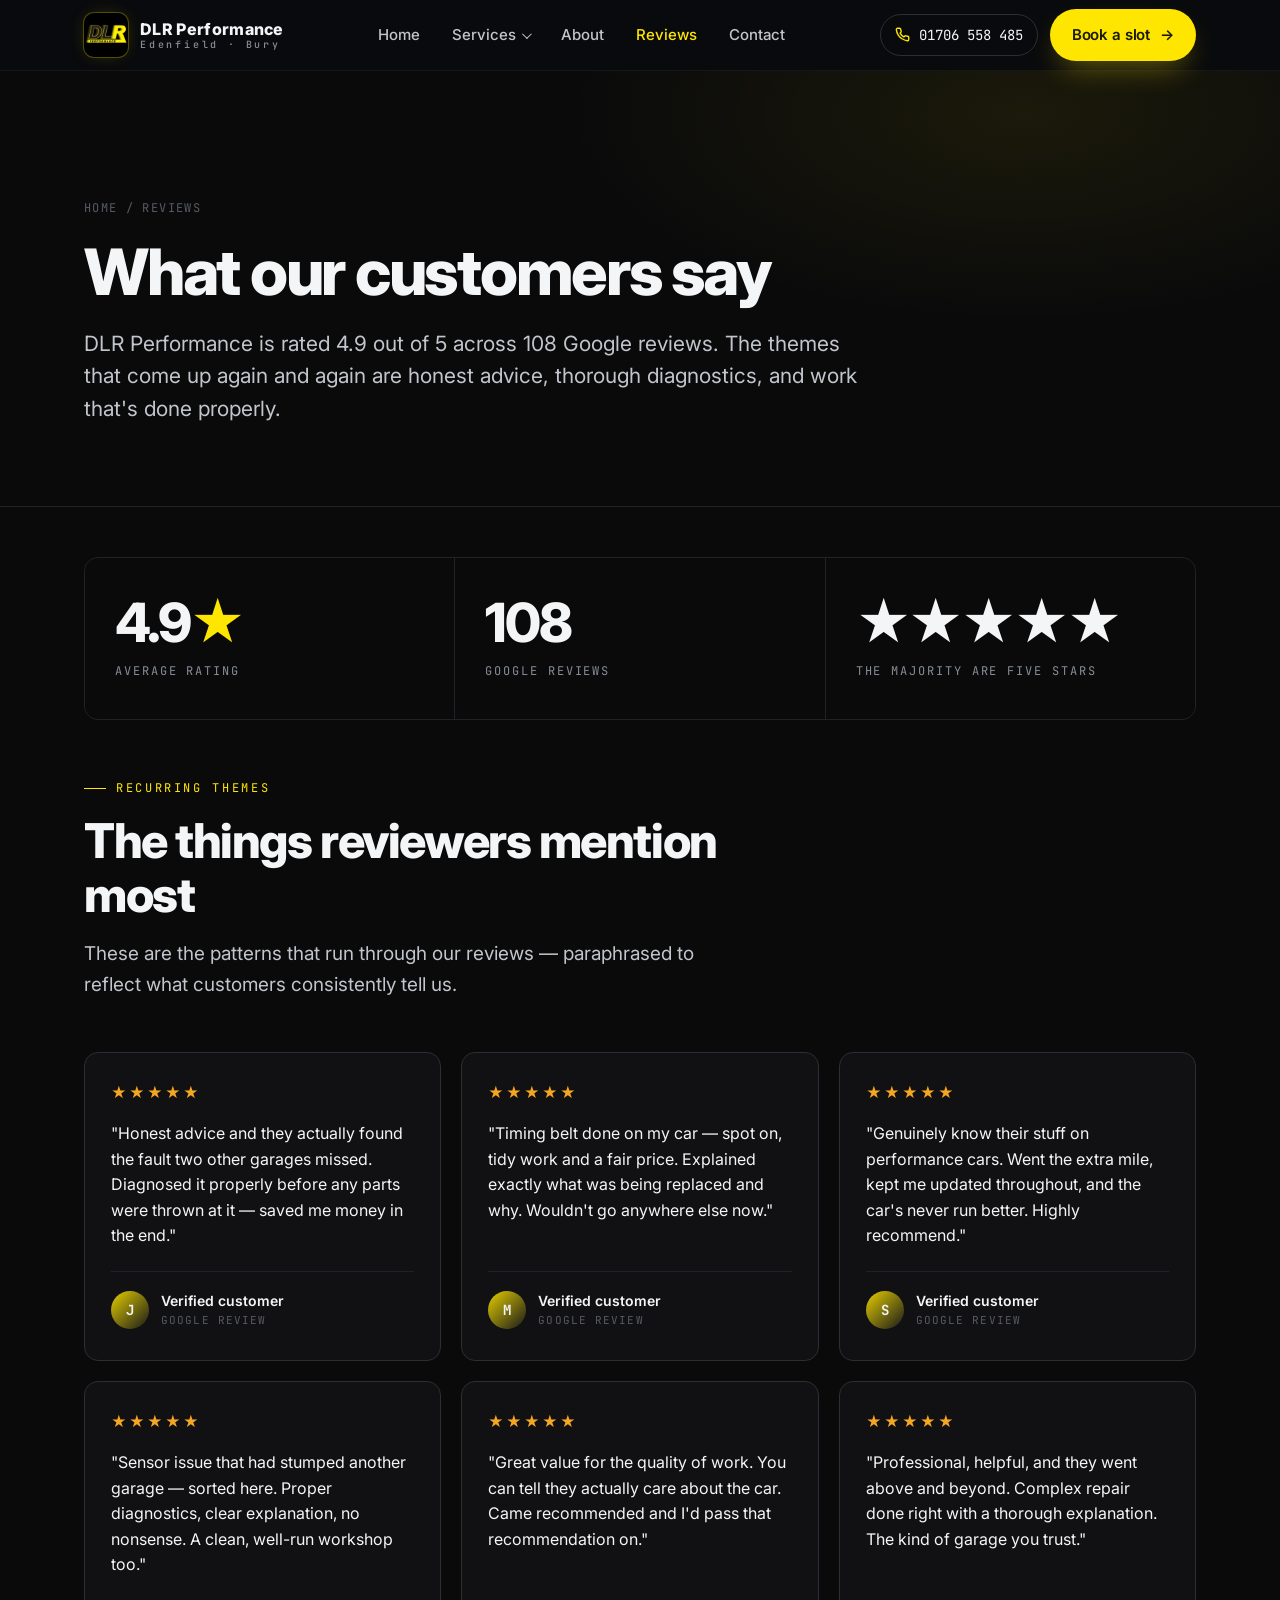
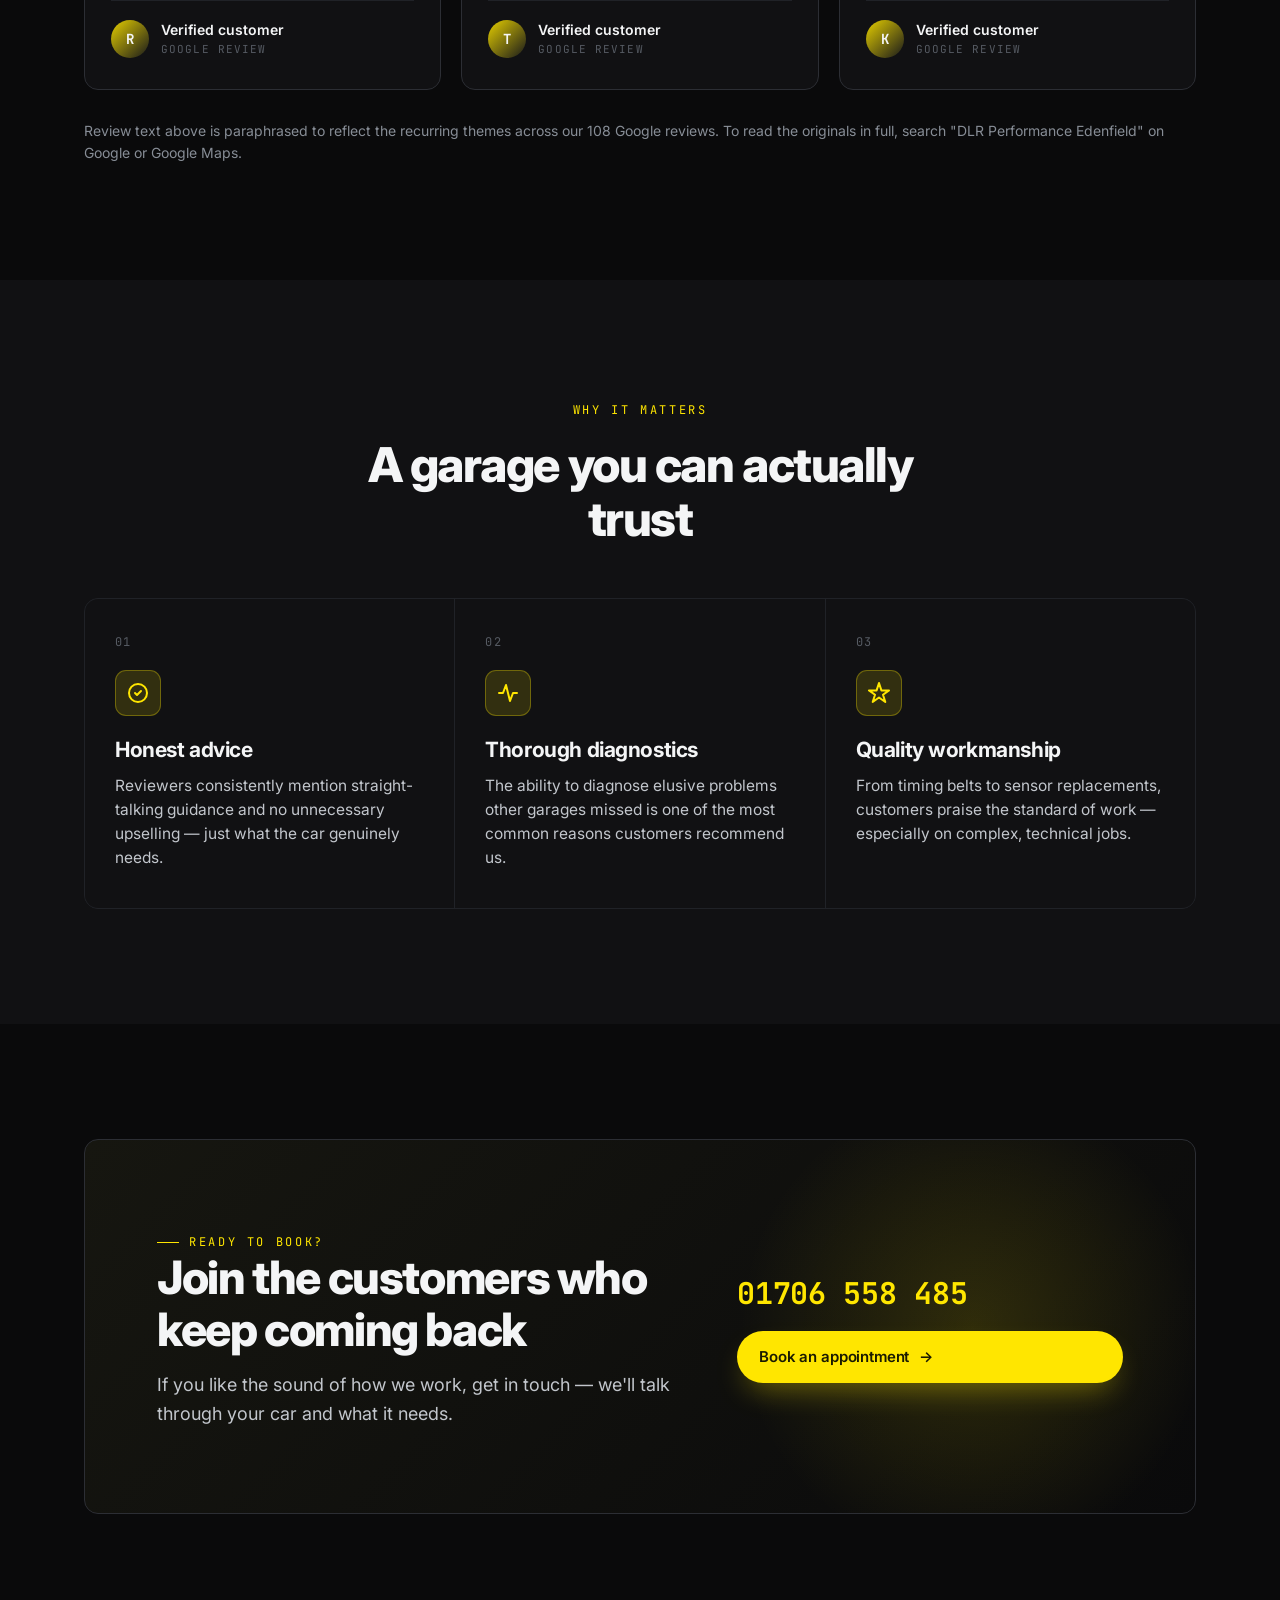
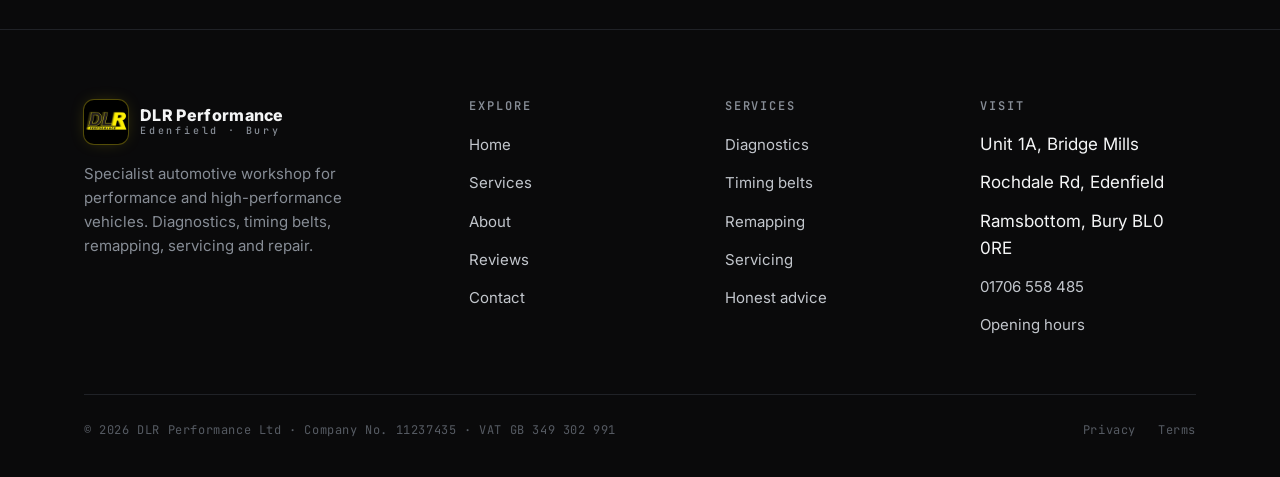
<file: reviews.html>
<!DOCTYPE html>
<html lang="en-GB">
<head>
  <meta charset="UTF-8" />
  <meta name="viewport" content="width=device-width, initial-scale=1.0" />
  <title>Reviews — 4.9★ from 108 Google Reviewers | DLR Performance</title>
  <meta name="description" content="Read what DLR Performance customers say. Rated 4.9★ from 108 Google reviews — honest advice, thorough diagnostics, quality workmanship on performance vehicles in Edenfield and Bury." />
  <meta name="theme-color" content="#0a0c0e" />
  <link rel="preconnect" href="https://fonts.googleapis.com" />
  <link rel="preconnect" href="https://fonts.gstatic.com" crossorigin />
  <link href="https://fonts.googleapis.com/css2?family=Inter:wght@300;400;500;600;700;800&family=JetBrains+Mono:wght@400;500;600;700&display=swap" rel="stylesheet" />
  <link rel="stylesheet" href="assets/css/styles.css" />
  <link rel="icon" href="assets/img/dlr-logo.png" />
  <script type="application/ld+json">
  {
    "@context": "https://schema.org",
    "@type": "AutoRepair",
    "@id": "https://clariyo.github.io/DLR-Performance/#business",
    "name": "DLR Performance",
    "url": "https://clariyo.github.io/DLR-Performance/",
    "telephone": "+441706558485",
    "address": {
      "@type": "PostalAddress",
      "streetAddress": "Unit 1A, Bridge Mills, Rochdale Rd",
      "addressLocality": "Edenfield, Ramsbottom",
      "addressRegion": "Bury",
      "postalCode": "BL0 0RE",
      "addressCountry": "GB"
    },
    "openingHoursSpecification": [{
      "@type": "OpeningHoursSpecification",
      "dayOfWeek": ["Monday", "Tuesday", "Wednesday", "Thursday", "Friday"],
      "opens": "08:30",
      "closes": "17:00"
    }],
    "aggregateRating": {
      "@type": "AggregateRating",
      "ratingValue": "4.9",
      "reviewCount": "108"
    }
  }
  </script>
</head>
<body>

<header class="site-header">
  <div class="wrap header-inner">
    <a href="index.html" class="brand" aria-label="DLR Performance home">
      <img class="brand-mark" src="assets/img/dlr-logo.png" alt="DLR Performance logo" width="44" height="44" />
      <span class="brand-text"><span class="b1">DLR Performance</span><span class="b2">Edenfield · Bury</span></span>
    </a>
    <nav class="nav" aria-label="Primary">
      <a href="index.html">Home</a>
      <div class="nav-drop">
        <a href="services.html" class="nav-drop-label" aria-haspopup="true" aria-expanded="false">Services</a>
        <div class="nav-drop-menu">
          <a href="diagnostics-electrical-fault-finding.html">Diagnostics</a>
          <a href="timing-belt-cam-belt-replacement.html">Timing belts</a>
          <a href="performance-remapping.html">Remapping</a>
          <a href="servicing-maintenance.html">Servicing</a>
          <a href="straight-talking-guidance.html">Honest advice</a>
        </div>
      </div>
      <a href="about.html">About</a>
      <a href="reviews.html" class="active">Reviews</a>
      <a href="contact.html">Contact</a>
    </nav>
    <div class="header-cta">
      <a href="tel:01706558485" class="phone-pill" aria-label="Call 01706 558 485">
        <svg width="15" height="15" viewBox="0 0 24 24" fill="none" stroke="currentColor" stroke-width="2.2" stroke-linecap="round" stroke-linejoin="round"><path d="M22 16.92v3a2 2 0 0 1-2.18 2 19.79 19.79 0 0 1-8.63-3.07 19.5 19.5 0 0 1-6-6 19.79 19.79 0 0 1-3.07-8.67A2 2 0 0 1 4.11 2h3a2 2 0 0 1 2 1.72c.13.96.36 1.9.7 2.81a2 2 0 0 1-.45 2.11L8.09 9.91a16 16 0 0 0 6 6l1.27-1.27a2 2 0 0 1 2.11-.45c.91.34 1.85.57 2.81.7A2 2 0 0 1 22 16.92z"/></svg>
        01706 558 485
      </a>
      <a href="contact.html" class="btn btn-primary">Book a slot <span class="arrow">→</span></a>
    </div>
    <button class="nav-toggle" aria-label="Toggle menu" aria-expanded="false"><span></span></button>
  </div>
</header>

<section class="page-hero">
  <div class="wrap">
    <div class="breadcrumb"><a href="index.html">Home</a><span class="sep">/</span>Reviews</div>
    <h1>What our customers say</h1>
    <p>DLR Performance is rated 4.9 out of 5 across 108 Google reviews. The themes that come up again and again are honest advice, thorough diagnostics, and work that's done properly.</p>
  </div>
</section>

<section class="block" style="padding-top:50px;">
  <div class="wrap">
    <div class="stats" style="margin-bottom:50px;">
      <div class="stat">
        <div class="num">4.9<span class="unit">★</span></div>
        <div class="lbl">Average rating</div>
      </div>
      <div class="stat">
        <div class="num">108</div>
        <div class="lbl">Google reviews</div>
      </div>
      <div class="stat">
        <div class="num">★★★★★</div>
        <div class="lbl">The majority are five stars</div>
      </div>
    </div>

    <div class="section-head">
      <span class="eyebrow">Recurring themes</span>
      <h2>The things reviewers mention most</h2>
      <p>These are the patterns that run through our reviews — paraphrased to reflect what customers consistently tell us.</p>
    </div>

    <div class="rev-grid">
      <article class="rev-card">
        <div class="rev-stars" aria-label="5 out of 5 stars">★★★★★</div>
        <p class="rev-text">"Honest advice and they actually found the fault two other garages missed. Diagnosed it properly before any parts were thrown at it — saved me money in the end."</p>
        <div class="rev-meta"><span class="rev-avatar">J</span><div><div class="rev-name">Verified customer</div><div class="rev-src">GOOGLE REVIEW</div></div></div>
      </article>
      <article class="rev-card">
        <div class="rev-stars" aria-label="5 out of 5 stars">★★★★★</div>
        <p class="rev-text">"Timing belt done on my car — spot on, tidy work and a fair price. Explained exactly what was being replaced and why. Wouldn't go anywhere else now."</p>
        <div class="rev-meta"><span class="rev-avatar">M</span><div><div class="rev-name">Verified customer</div><div class="rev-src">GOOGLE REVIEW</div></div></div>
      </article>
      <article class="rev-card">
        <div class="rev-stars" aria-label="5 out of 5 stars">★★★★★</div>
        <p class="rev-text">"Genuinely know their stuff on performance cars. Went the extra mile, kept me updated throughout, and the car's never run better. Highly recommend."</p>
        <div class="rev-meta"><span class="rev-avatar">S</span><div><div class="rev-name">Verified customer</div><div class="rev-src">GOOGLE REVIEW</div></div></div>
      </article>
      <article class="rev-card">
        <div class="rev-stars" aria-label="5 out of 5 stars">★★★★★</div>
        <p class="rev-text">"Sensor issue that had stumped another garage — sorted here. Proper diagnostics, clear explanation, no nonsense. A clean, well-run workshop too."</p>
        <div class="rev-meta"><span class="rev-avatar">R</span><div><div class="rev-name">Verified customer</div><div class="rev-src">GOOGLE REVIEW</div></div></div>
      </article>
      <article class="rev-card">
        <div class="rev-stars" aria-label="5 out of 5 stars">★★★★★</div>
        <p class="rev-text">"Great value for the quality of work. You can tell they actually care about the car. Came recommended and I'd pass that recommendation on."</p>
        <div class="rev-meta"><span class="rev-avatar">T</span><div><div class="rev-name">Verified customer</div><div class="rev-src">GOOGLE REVIEW</div></div></div>
      </article>
      <article class="rev-card">
        <div class="rev-stars" aria-label="5 out of 5 stars">★★★★★</div>
        <p class="rev-text">"Professional, helpful, and they went above and beyond. Complex repair done right with a thorough explanation. The kind of garage you trust."</p>
        <div class="rev-meta"><span class="rev-avatar">K</span><div><div class="rev-name">Verified customer</div><div class="rev-src">GOOGLE REVIEW</div></div></div>
      </article>
    </div>

    <p class="text-dim" style="margin-top:30px; font-size:14px;">Review text above is paraphrased to reflect the recurring themes across our 108 Google reviews. To read the originals in full, search "DLR Performance Edenfield" on Google or Google Maps.</p>
  </div>
</section>

<section class="block alt-bg">
  <div class="wrap">
    <div class="section-head center">
      <span class="eyebrow center">Why it matters</span>
      <h2>A garage you can actually trust</h2>
    </div>
    <div class="svc-grid">
      <article class="svc-card">
        <span class="svc-num">01</span>
        <div class="svc-icon"><svg width="24" height="24" viewBox="0 0 24 24" fill="none" stroke="currentColor" stroke-width="2" stroke-linecap="round" stroke-linejoin="round"><path d="M9 12l2 2 4-4"/><circle cx="12" cy="12" r="9"/></svg></div>
        <h3>Honest advice</h3>
        <p>Reviewers consistently mention straight-talking guidance and no unnecessary upselling — just what the car genuinely needs.</p>
      </article>
      <article class="svc-card">
        <span class="svc-num">02</span>
        <div class="svc-icon"><svg width="24" height="24" viewBox="0 0 24 24" fill="none" stroke="currentColor" stroke-width="2" stroke-linecap="round" stroke-linejoin="round"><path d="M3 12h4l3-8 4 16 3-8h4"/></svg></div>
        <h3>Thorough diagnostics</h3>
        <p>The ability to diagnose elusive problems other garages missed is one of the most common reasons customers recommend us.</p>
      </article>
      <article class="svc-card">
        <span class="svc-num">03</span>
        <div class="svc-icon"><svg width="24" height="24" viewBox="0 0 24 24" fill="none" stroke="currentColor" stroke-width="2" stroke-linecap="round" stroke-linejoin="round"><path d="M12 2l2.4 7.4H22l-6 4.4 2.3 7.2-6.3-4.5-6.3 4.5 2.3-7.2-6-4.4h7.6z"/></svg></div>
        <h3>Quality workmanship</h3>
        <p>From timing belts to sensor replacements, customers praise the standard of work — especially on complex, technical jobs.</p>
      </article>
    </div>
  </div>
</section>

<section class="block">
  <div class="wrap">
    <div class="cta-band">
      <div>
        <span class="eyebrow">Ready to book?</span>
        <h2>Join the customers who keep coming back</h2>
        <p>If you like the sound of how we work, get in touch — we'll talk through your car and what it needs.</p>
      </div>
      <div class="cta-actions">
        <a href="tel:01706558485" class="big-phone">01706 558 485</a>
        <a href="contact.html" class="btn btn-primary">Book an appointment <span class="arrow">→</span></a>
      </div>
    </div>
  </div>
</section>

<footer class="site-footer">
  <div class="wrap">
    <div class="foot-grid">
      <div class="foot-brand">
        <a href="index.html" class="brand"><img class="brand-mark" src="assets/img/dlr-logo.png" alt="DLR Performance logo" width="44" height="44" /><span class="brand-text"><span class="b1">DLR Performance</span><span class="b2">Edenfield · Bury</span></span></a>
        <p>Specialist automotive workshop for performance and high-performance vehicles. Diagnostics, timing belts, remapping, servicing and repair.</p>
      </div>
      <div class="foot-col">
        <h5>Explore</h5>
        <ul><li><a href="index.html">Home</a></li><li><a href="services.html">Services</a></li><li><a href="about.html">About</a></li><li><a href="reviews.html">Reviews</a></li><li><a href="contact.html">Contact</a></li></ul>
      </div>
      <div class="foot-col">
        <h5>Services</h5>
        <ul><li><a href="diagnostics-electrical-fault-finding.html">Diagnostics</a></li><li><a href="timing-belt-cam-belt-replacement.html">Timing belts</a></li><li><a href="performance-remapping.html">Remapping</a></li><li><a href="servicing-maintenance.html">Servicing</a></li><li><a href="straight-talking-guidance.html">Honest advice</a></li></ul>
      </div>
      <div class="foot-col">
        <h5>Visit</h5>
        <ul><li>Unit 1A, Bridge Mills</li><li>Rochdale Rd, Edenfield</li><li>Ramsbottom, Bury BL0 0RE</li><li><a href="tel:01706558485">01706 558 485</a></li><li><a href="contact.html">Opening hours</a></li></ul>
      </div>
    </div>
    <div class="foot-bottom">
      <p>© <span id="yr">2026</span> DLR Performance Ltd · Company No. 11237435 · VAT GB 349 302 991</p>
      <div class="legal"><a href="privacy.html">Privacy</a><a href="terms.html">Terms</a></div>
    </div>
  </div>
</footer>

<script src="assets/js/main.js"></script>
<script>document.getElementById('yr').textContent = new Date().getFullYear();</script>
</body>
</html>
</file>
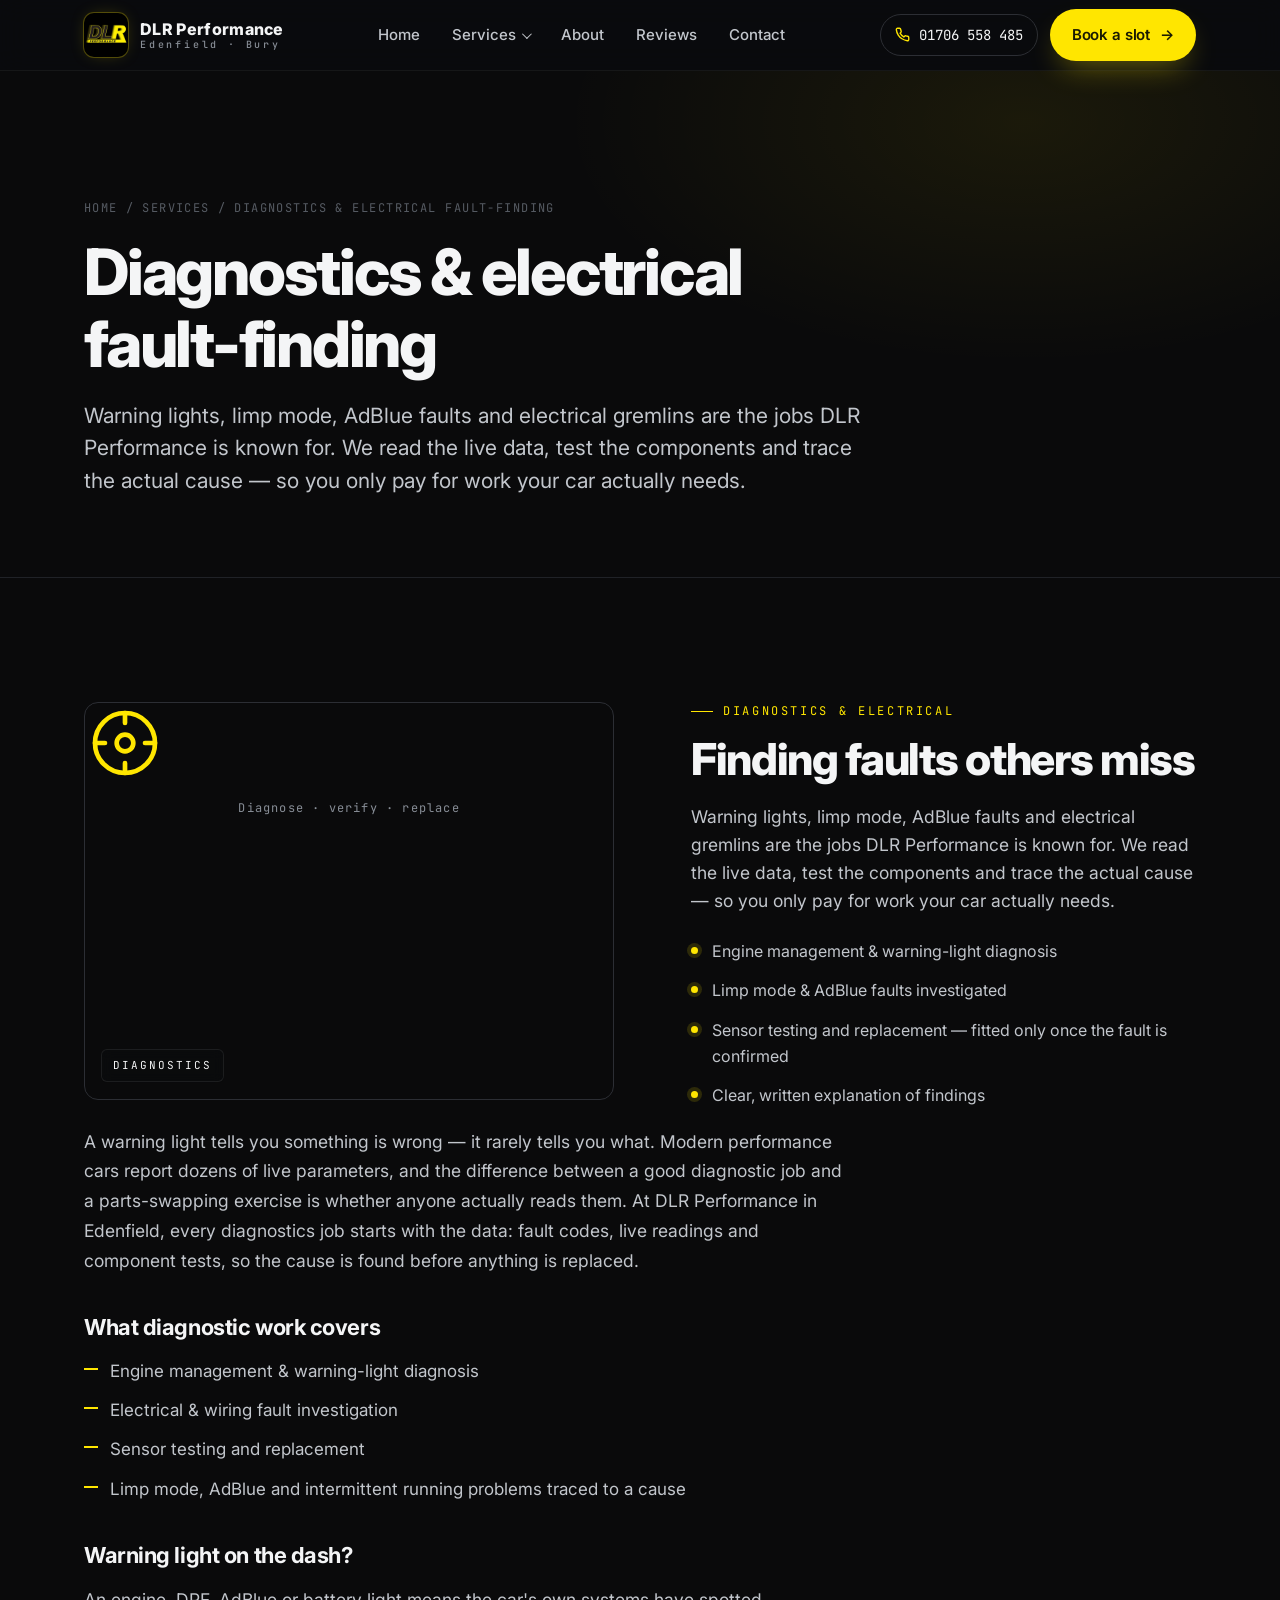
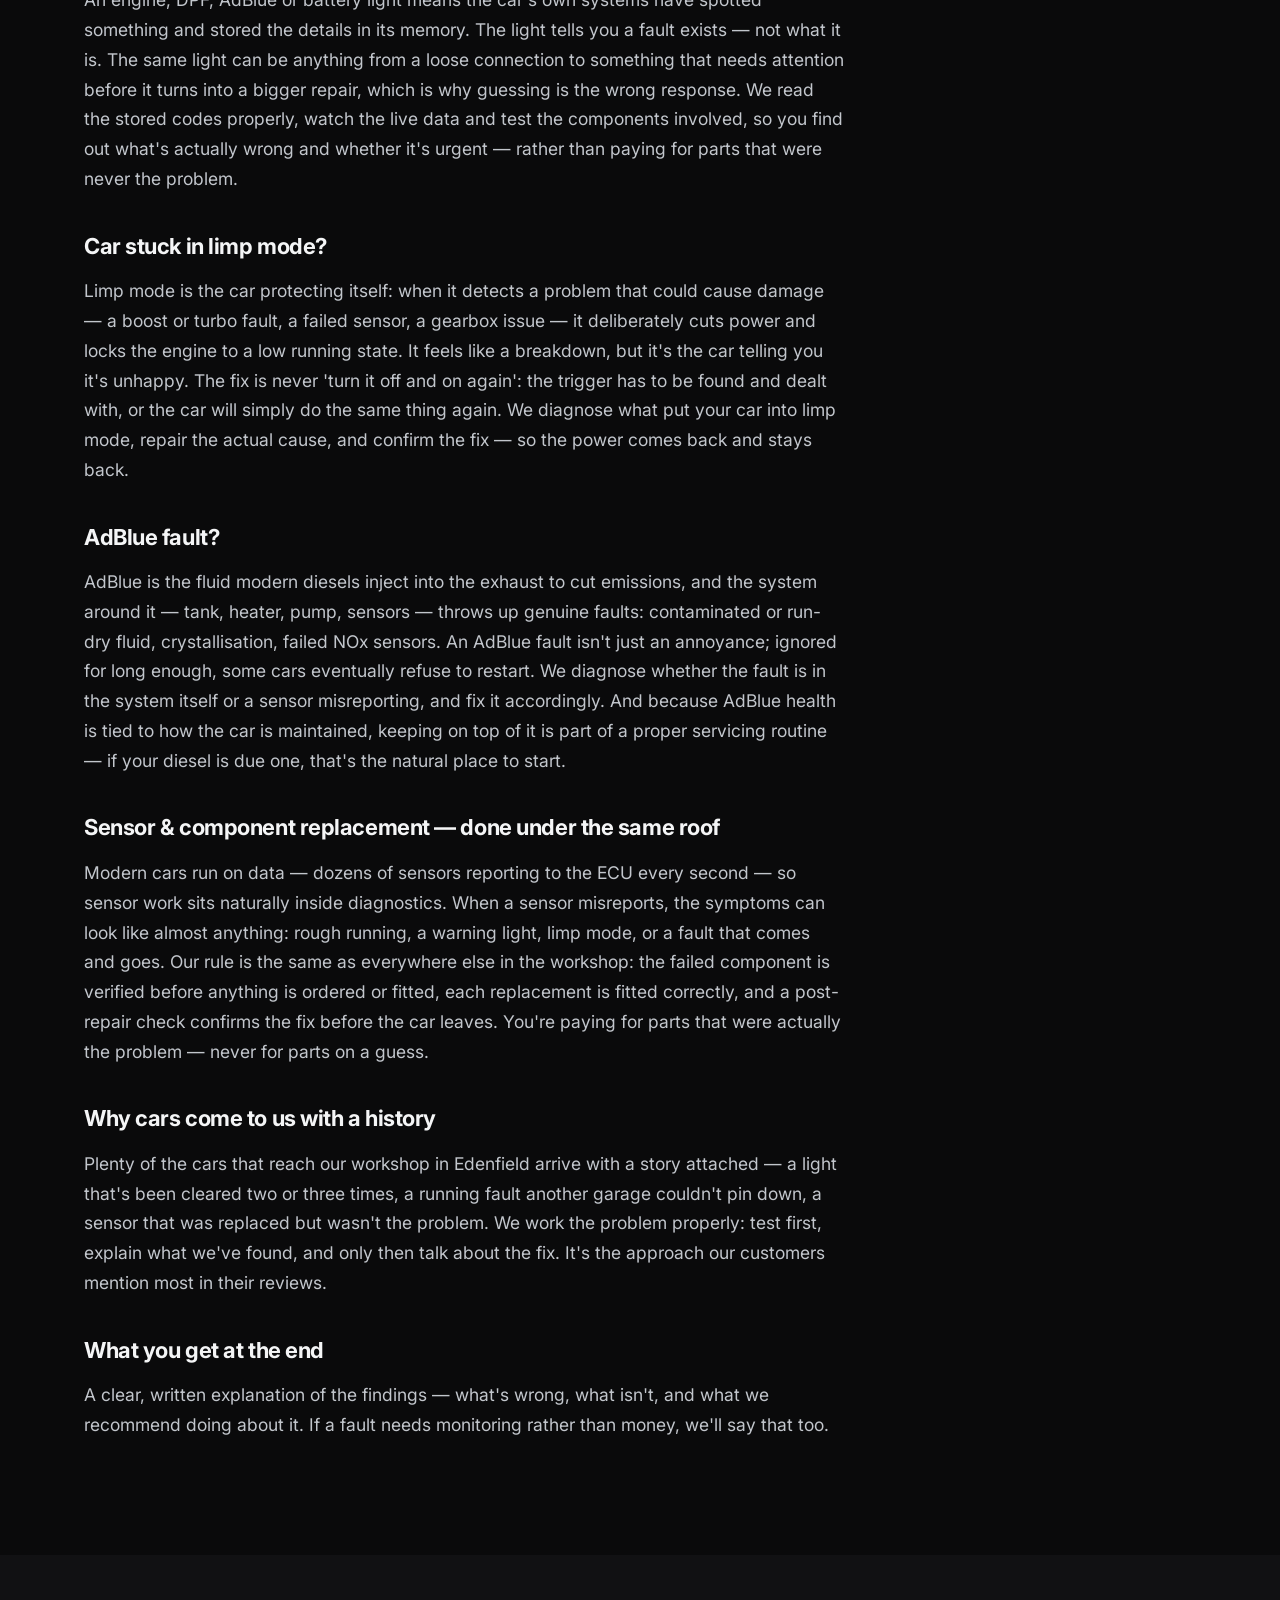
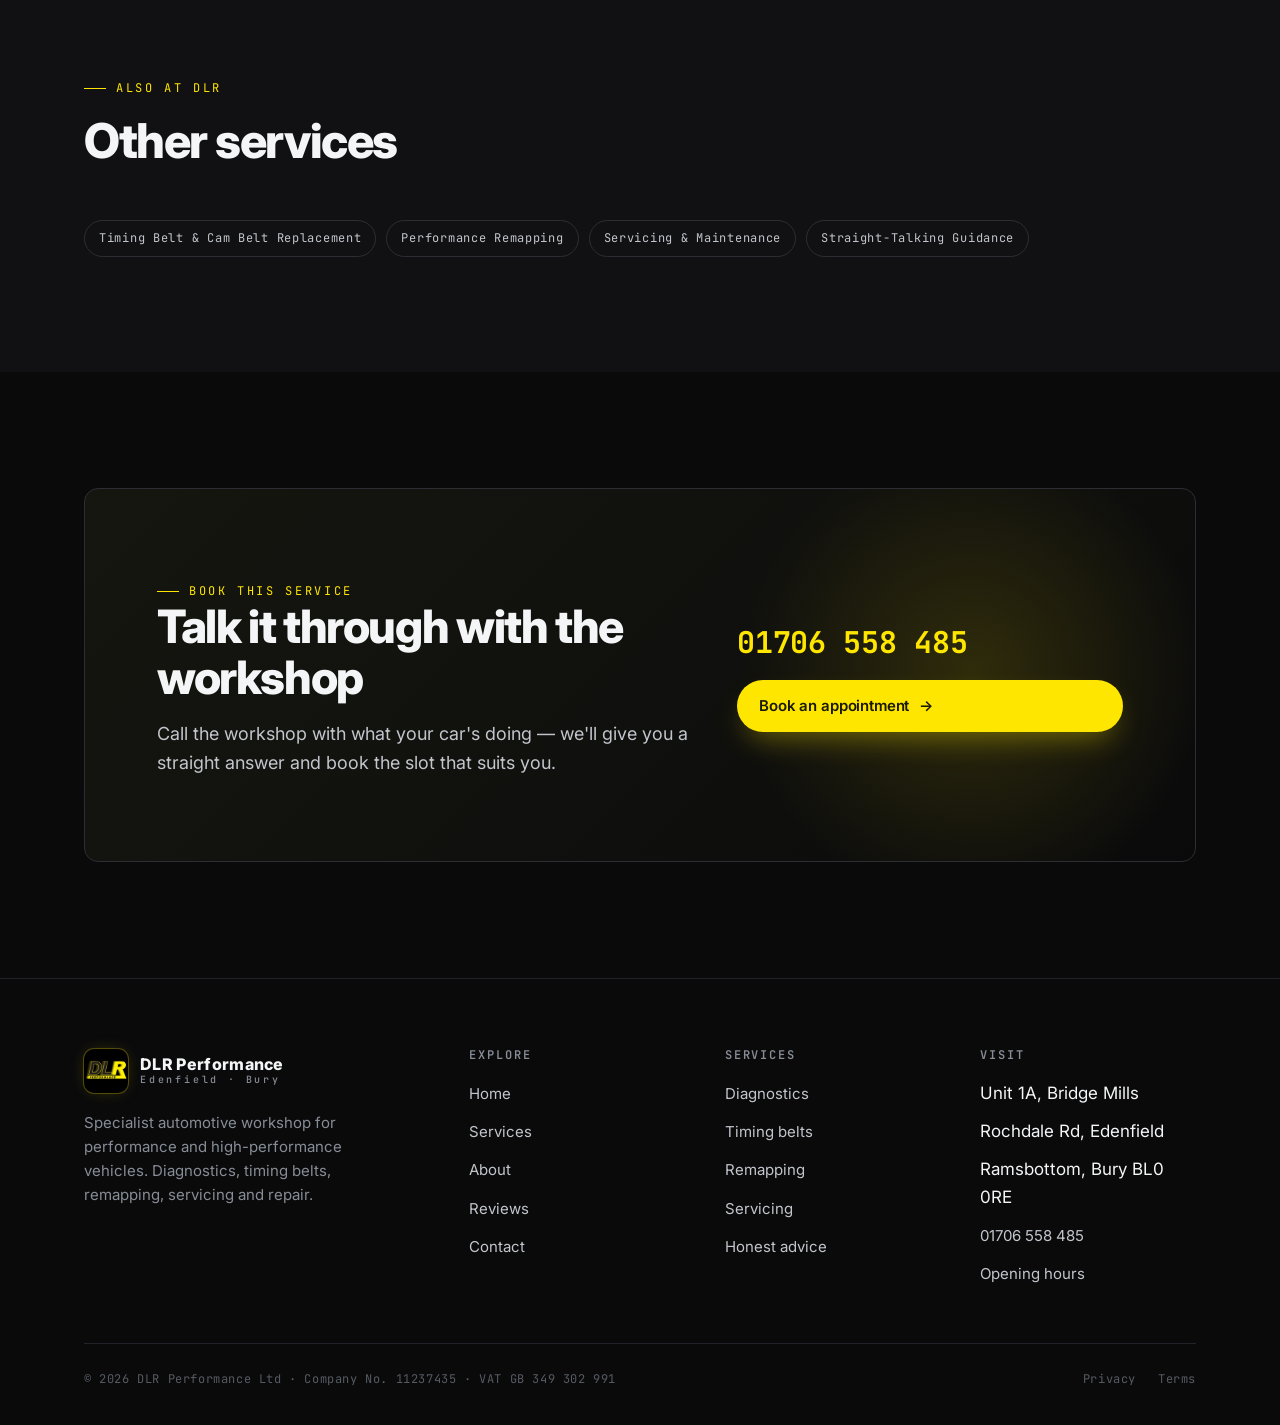
<file: sensor-component-replacement.html>
<!DOCTYPE html>
<html lang="en-GB">
<head>
<meta charset="UTF-8" />
<meta name="viewport" content="width=device-width, initial-scale=1.0" />
<title>Sensors &amp; component replacement — now part of Diagnostics | DLR Performance</title>
<meta name="robots" content="noindex" />
<link rel="canonical" href="https://clariyo.github.io/DLR-Performance/diagnostics-electrical-fault-finding.html" />
<script>window.location.replace("diagnostics-electrical-fault-finding.html");</script>
<style>body{background:#0a0a0b;color:#c2c6cc;font-family:ui-monospace,Menlo,Consolas,monospace;display:grid;place-items:center;min-height:100vh;margin:0;text-align:center}a{color:#ffe600}</style>
</head>
<body>
<p>Sensor &amp; component replacement is now part of our <a href="diagnostics-electrical-fault-finding.html">Diagnostics &amp; electrical fault-finding</a> page — taking you there&hellip;</p>
</body>
</html>
</file>
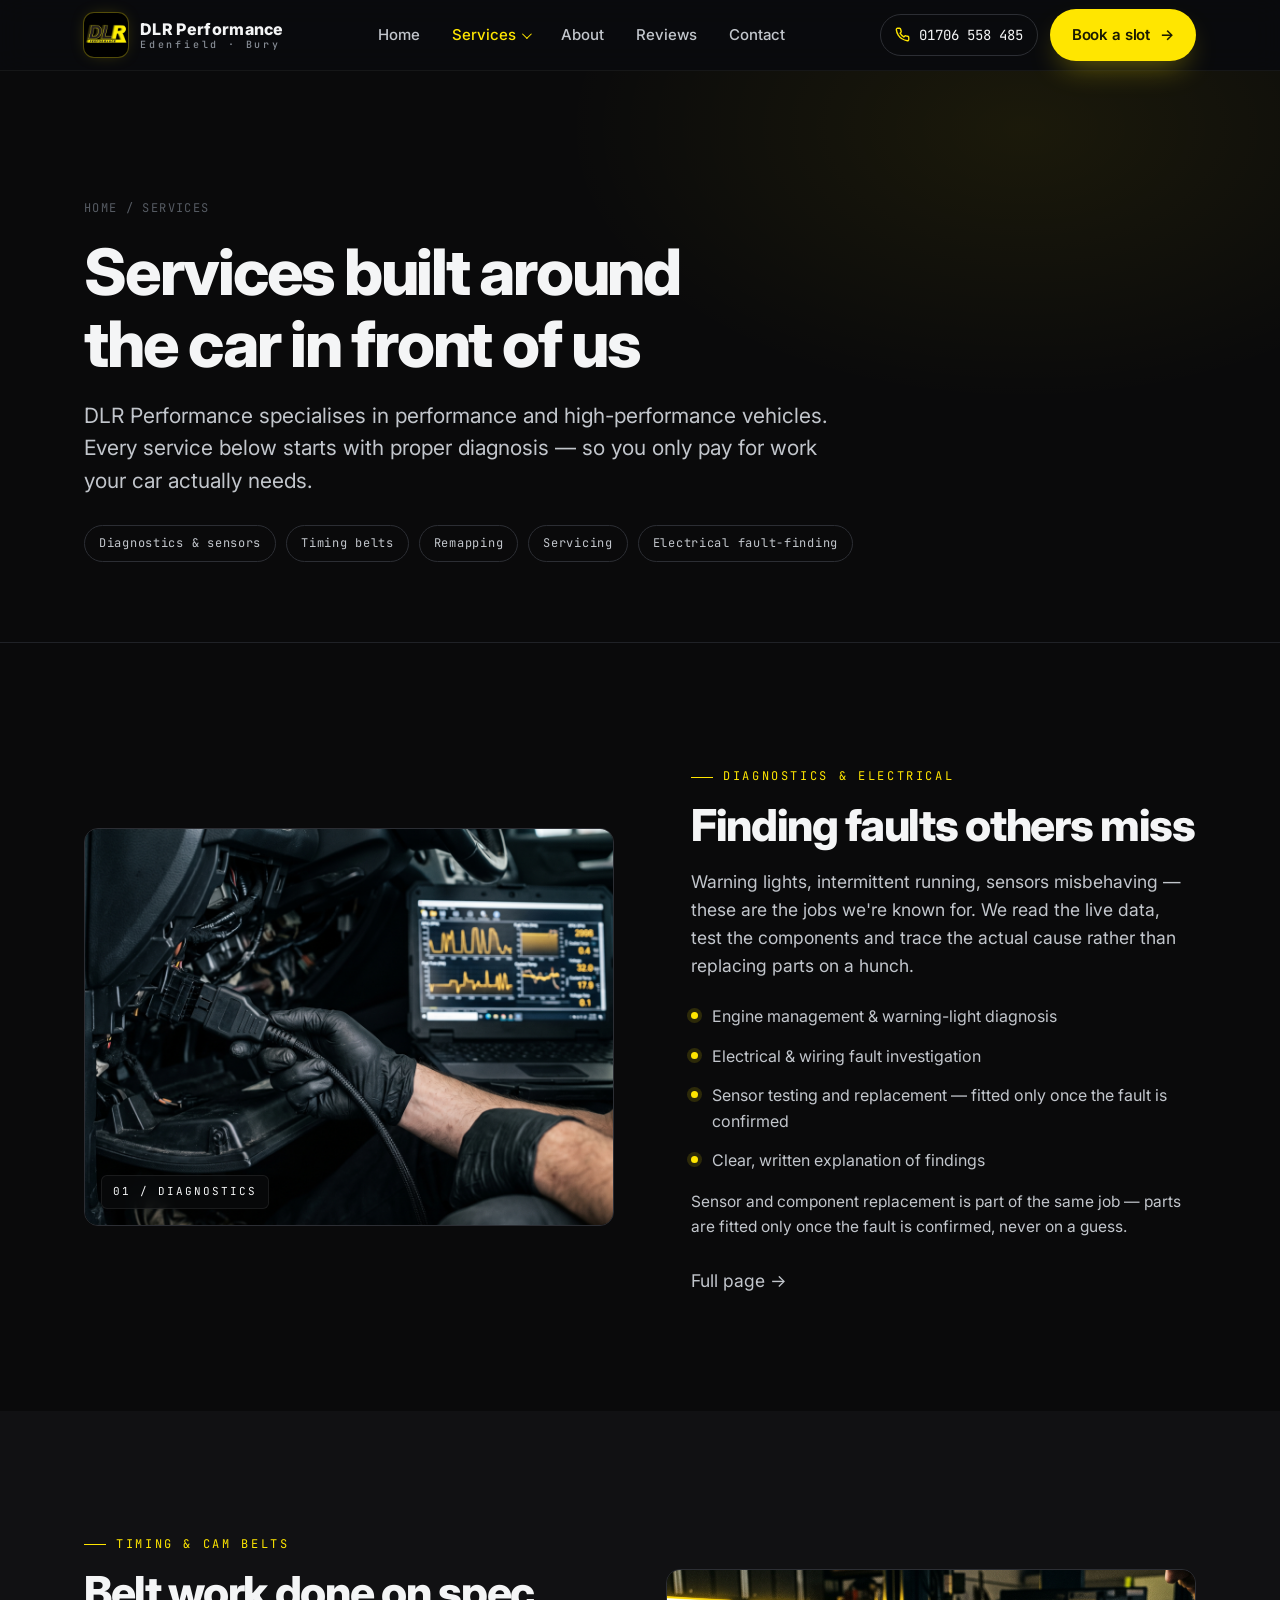
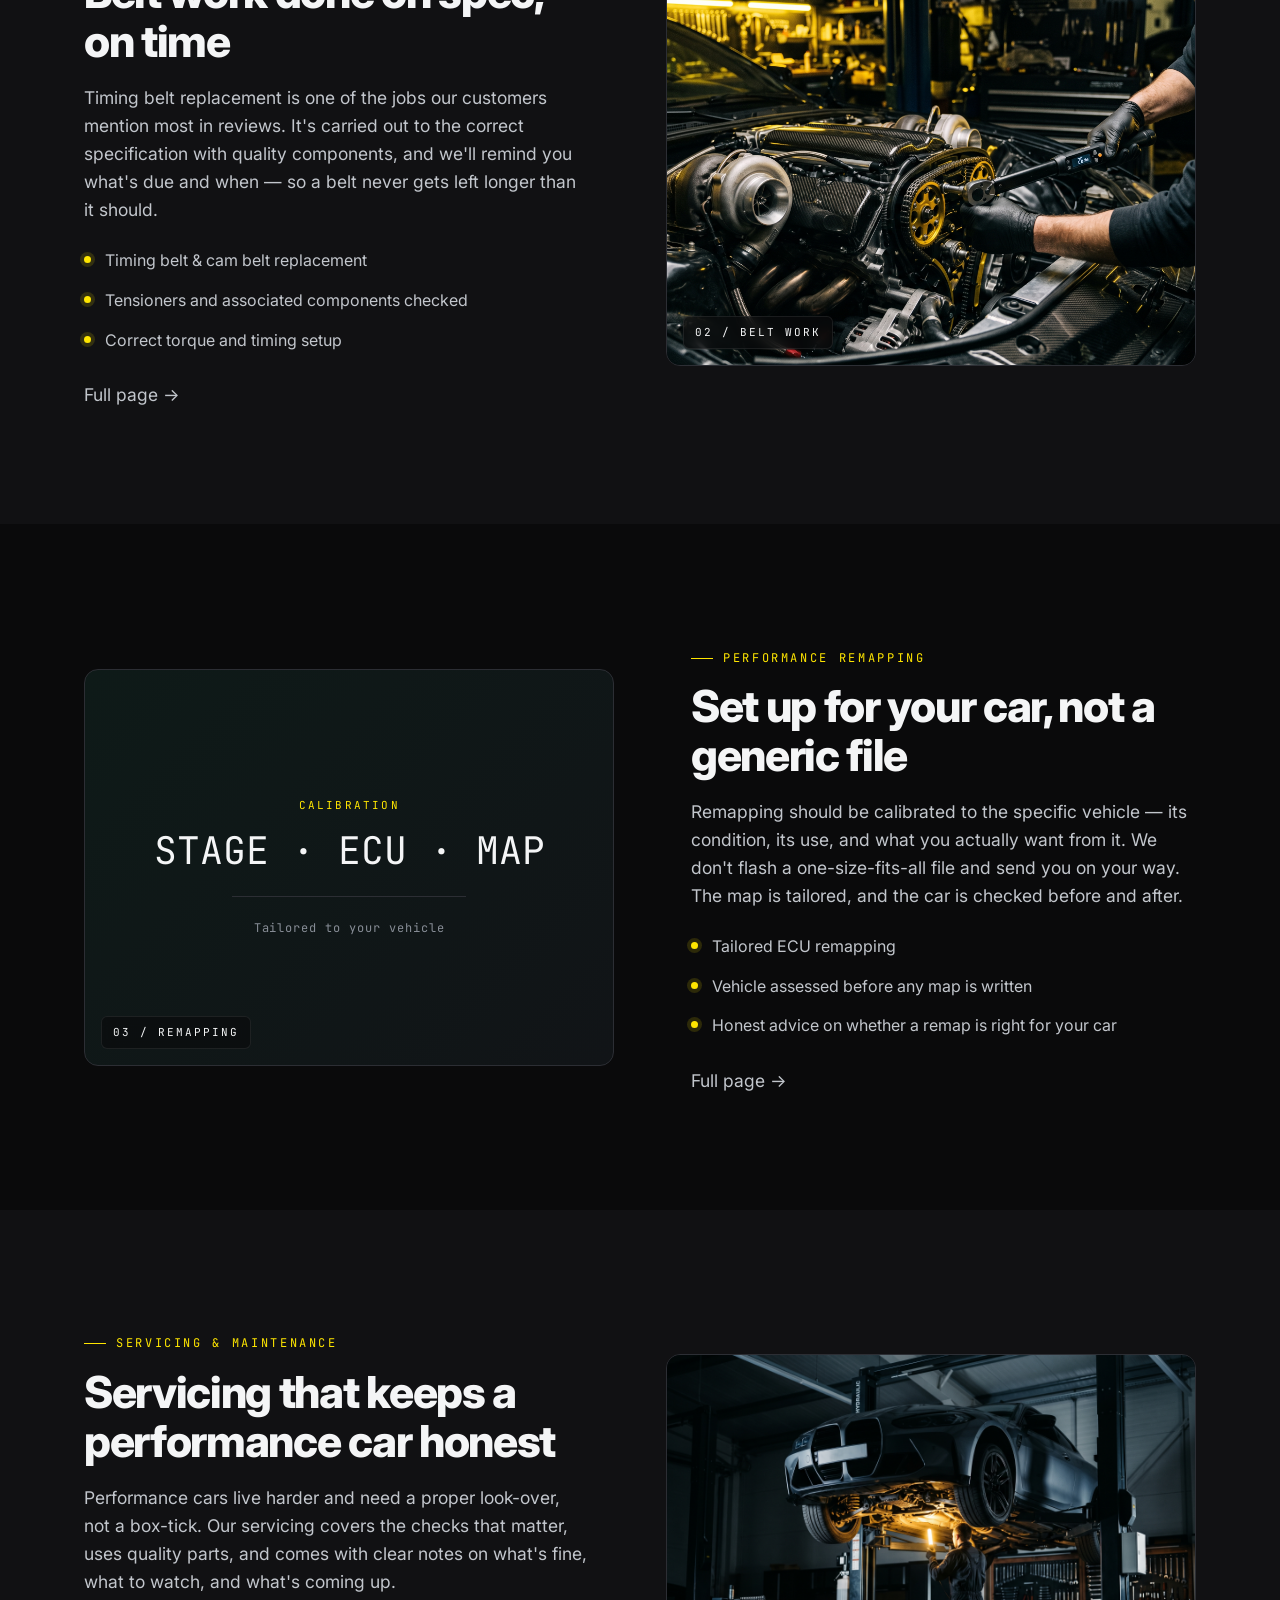
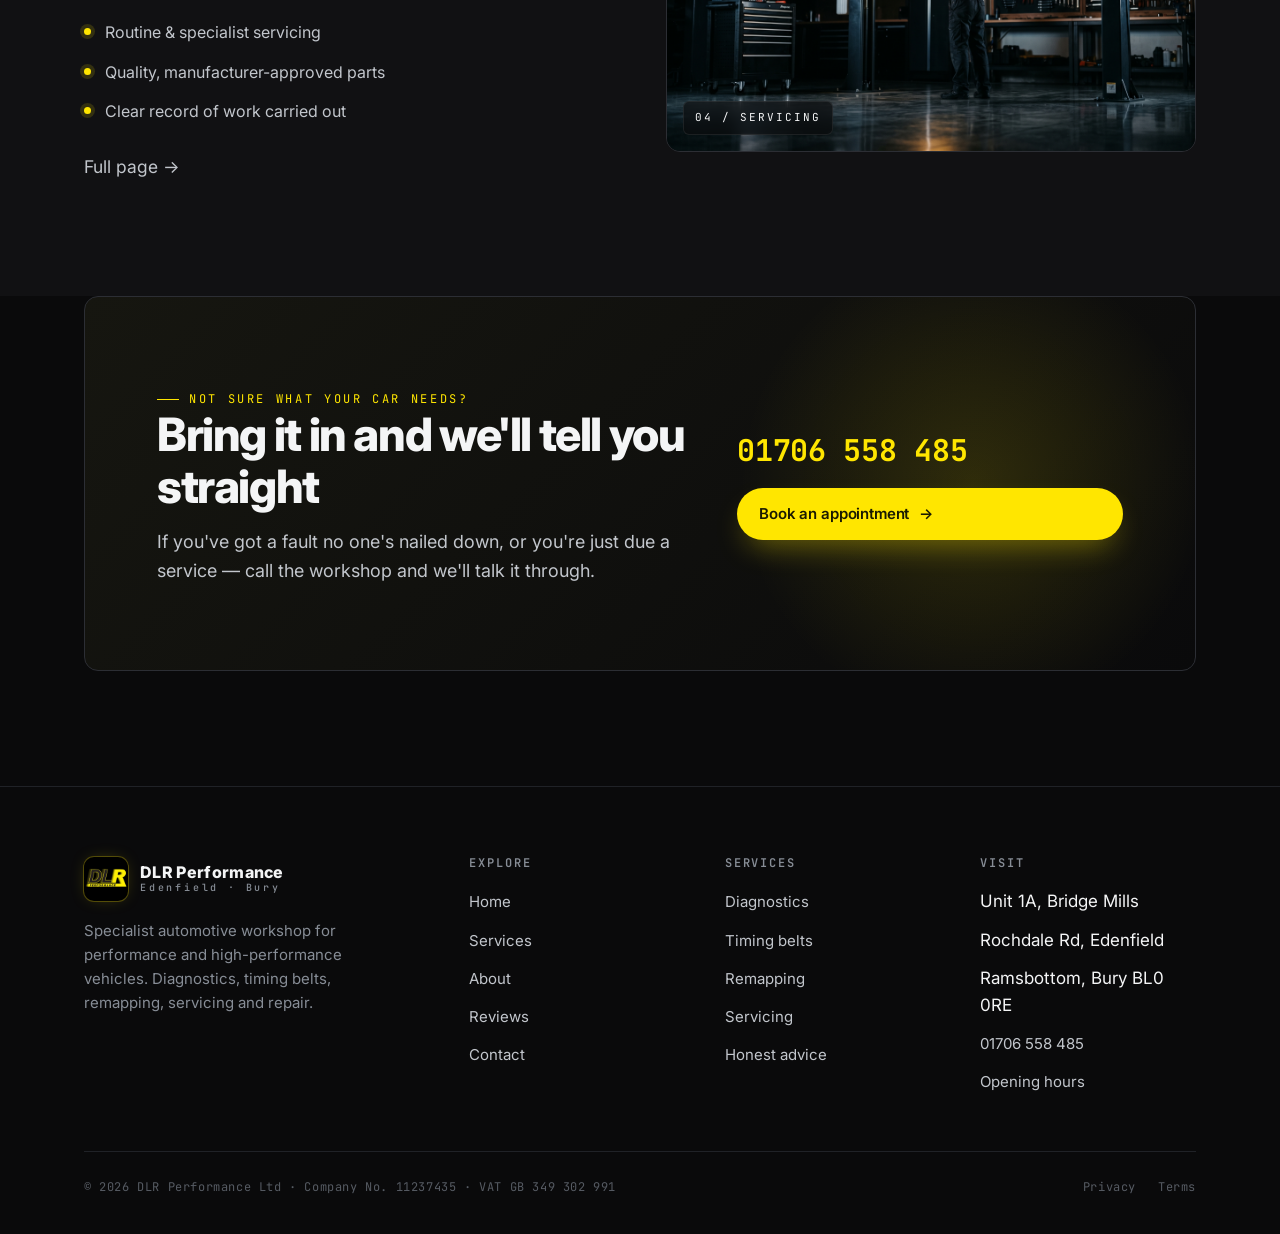
<file: services.html>
<!DOCTYPE html>
<html lang="en-GB">
<head>
  <meta charset="UTF-8" />
  <meta name="viewport" content="width=device-width, initial-scale=1.0" />
  <title>Services — Diagnostics, Timing Belts, Remapping & Servicing | DLR Performance</title>
  <meta name="description" content="DLR Performance services: diagnostics and electrical fault-finding, timing belt replacement, performance remapping, sensor replacement, servicing and maintenance for performance vehicles in Edenfield and Bury." />
  <meta name="theme-color" content="#0a0c0e" />
  <link rel="preconnect" href="https://fonts.googleapis.com" />
  <link rel="preconnect" href="https://fonts.gstatic.com" crossorigin />
  <link href="https://fonts.googleapis.com/css2?family=Inter:wght@300;400;500;600;700;800&family=JetBrains+Mono:wght@400;500;600;700&display=swap" rel="stylesheet" />
  <link rel="stylesheet" href="assets/css/styles.css" />
  <link rel="icon" href="assets/img/dlr-logo.png" />
  <script type="application/ld+json">
  {
    "@context": "https://schema.org",
    "@type": "AutoRepair",
    "@id": "https://clariyo.github.io/DLR-Performance/#business",
    "name": "DLR Performance",
    "url": "https://clariyo.github.io/DLR-Performance/",
    "telephone": "+441706558485",
    "address": {
      "@type": "PostalAddress",
      "streetAddress": "Unit 1A, Bridge Mills, Rochdale Rd",
      "addressLocality": "Edenfield, Ramsbottom",
      "addressRegion": "Bury",
      "postalCode": "BL0 0RE",
      "addressCountry": "GB"
    },
    "openingHoursSpecification": [{
      "@type": "OpeningHoursSpecification",
      "dayOfWeek": ["Monday", "Tuesday", "Wednesday", "Thursday", "Friday"],
      "opens": "08:30",
      "closes": "17:00"
    }],
    "aggregateRating": {
      "@type": "AggregateRating",
      "ratingValue": "4.9",
      "reviewCount": "108"
    }
  }
  </script>
</head>
<body>

<header class="site-header">
  <div class="wrap header-inner">
    <a href="index.html" class="brand" aria-label="DLR Performance home">
      <img class="brand-mark" src="assets/img/dlr-logo.png" alt="DLR Performance logo" width="44" height="44" />
      <span class="brand-text"><span class="b1">DLR Performance</span><span class="b2">Edenfield · Bury</span></span>
    </a>
    <nav class="nav" aria-label="Primary">
      <a href="index.html">Home</a>
      <div class="nav-drop">
        <a href="services.html" class="nav-drop-label active" aria-haspopup="true" aria-expanded="false">Services</a>
        <div class="nav-drop-menu">
          <a href="diagnostics-electrical-fault-finding.html">Diagnostics</a>
          <a href="timing-belt-cam-belt-replacement.html">Timing belts</a>
          <a href="performance-remapping.html">Remapping</a>
          <a href="servicing-maintenance.html">Servicing</a>
          <a href="straight-talking-guidance.html">Honest advice</a>
        </div>
      </div>
      <a href="about.html">About</a>
      <a href="reviews.html">Reviews</a>
      <a href="contact.html">Contact</a>
    </nav>
    <div class="header-cta">
      <a href="tel:01706558485" class="phone-pill" aria-label="Call 01706 558 485">
        <svg width="15" height="15" viewBox="0 0 24 24" fill="none" stroke="currentColor" stroke-width="2.2" stroke-linecap="round" stroke-linejoin="round"><path d="M22 16.92v3a2 2 0 0 1-2.18 2 19.79 19.79 0 0 1-8.63-3.07 19.5 19.5 0 0 1-6-6 19.79 19.79 0 0 1-3.07-8.67A2 2 0 0 1 4.11 2h3a2 2 0 0 1 2 1.72c.13.96.36 1.9.7 2.81a2 2 0 0 1-.45 2.11L8.09 9.91a16 16 0 0 0 6 6l1.27-1.27a2 2 0 0 1 2.11-.45c.91.34 1.85.57 2.81.7A2 2 0 0 1 22 16.92z"/></svg>
        01706 558 485
      </a>
      <a href="contact.html" class="btn btn-primary">Book a slot <span class="arrow">→</span></a>
    </div>
    <button class="nav-toggle" aria-label="Toggle menu" aria-expanded="false"><span></span></button>
  </div>
</header>

<section class="page-hero">
  <div class="wrap">
    <div class="breadcrumb"><a href="index.html">Home</a><span class="sep">/</span>Services</div>
    <h1>Services built around the car in front of us</h1>
    <p>DLR Performance specialises in performance and high-performance vehicles. Every service below starts with proper diagnosis — so you only pay for work your car actually needs.</p>
    <div class="tag-row" style="margin-top:28px;">
      <span class="chip">Diagnostics &amp; sensors</span>
      <span class="chip">Timing belts</span>
      <span class="chip">Remapping</span>
      <span class="chip">Servicing</span>
      <span class="chip">Electrical fault-finding</span>
    </div>
  </div>
</section>

<!-- Diagnostics -->
<section class="block" id="diagnostics">
  <div class="wrap">
    <div class="split">
      <div class="split-media">
        <img src="assets/img/diagnostics.jpg" alt="Diagnostic equipment connected to a vehicle" loading="lazy" />
        <span class="tag">01 / Diagnostics</span>
      </div>
      <div class="split-copy">
        <span class="eyebrow">Diagnostics &amp; electrical</span>
        <h2>Finding faults others miss</h2>
        <p>Warning lights, intermittent running, sensors misbehaving — these are the jobs we're known for. We read the live data, test the components and trace the actual cause rather than replacing parts on a hunch.</p>
        <div class="bullet-list">
          <div class="bullet"><span class="dot"></span><span>Engine management &amp; warning-light diagnosis</span></div>
          <div class="bullet"><span class="dot"></span><span>Electrical &amp; wiring fault investigation</span></div>
          <div class="bullet"><span class="dot"></span><span>Sensor testing and replacement — fitted only once the fault is confirmed</span></div>
          <div class="bullet"><span class="dot"></span><span>Clear, written explanation of findings</span></div>
        </div>
                  <p style="margin-top:16px; color:var(--text-2); font-size:15.5px;">Sensor and component replacement is part of the same job — parts are fitted only once the fault is confirmed, never on a guess.</p>
        <p style="margin-top:28px;"><a href="diagnostics-electrical-fault-finding.html" class="svc-link">Full page →</a></p>
      </div>
    </div>
  </div>
</section>

<!-- Timing belt -->
<section class="block alt-bg" id="timing-belt">
  <div class="wrap">
    <div class="split reverse">
      <div class="split-media">
        <img src="assets/img/hero-engine.jpg" alt="Precision work on an engine timing component" loading="lazy" />
        <span class="tag">02 / Belt work</span>
      </div>
      <div class="split-copy">
        <span class="eyebrow">Timing &amp; cam belts</span>
        <h2>Belt work done on spec, on time</h2>
        <p>Timing belt replacement is one of the jobs our customers mention most in reviews. It's carried out to the correct specification with quality components, and we'll remind you what's due and when — so a belt never gets left longer than it should.</p>
        <div class="bullet-list">
          <div class="bullet"><span class="dot"></span><span>Timing belt &amp; cam belt replacement</span></div>
          <div class="bullet"><span class="dot"></span><span>Tensioners and associated components checked</span></div>
          <div class="bullet"><span class="dot"></span><span>Correct torque and timing setup</span></div>
        </div>
        <p style="margin-top:28px;"><a href="timing-belt-cam-belt-replacement.html" class="svc-link">Full page →</a></p>
      </div>
    </div>
  </div>
</section>

<!-- Remapping -->
<section class="block" id="remapping">
  <div class="wrap">
    <div class="split">
      <div class="split-media" style="aspect-ratio:4/3; background:linear-gradient(135deg,#0e1a18,#111417); display:grid; place-items:center;">
        <div style="text-align:center; padding:30px;">
          <div style="font-family:var(--font-mono); font-size:11px; letter-spacing:0.2em; color:var(--accent); text-transform:uppercase;">Calibration</div>
          <div style="font-family:var(--font-mono); font-size:clamp(22px,4vw,38px); color:var(--text); margin-top:14px; line-height:1.2;">STAGE&nbsp;·&nbsp;ECU&nbsp;·&nbsp;MAP</div>
          <div style="height:1px; width:60%; margin:22px auto; background:var(--line);"></div>
          <div style="font-family:var(--font-mono); font-size:12px; color:var(--text-3); letter-spacing:0.08em;">Tailored to your vehicle</div>
        </div>
        <span class="tag">03 / Remapping</span>
      </div>
      <div class="split-copy">
        <span class="eyebrow">Performance remapping</span>
        <h2>Set up for your car, not a generic file</h2>
        <p>Remapping should be calibrated to the specific vehicle — its condition, its use, and what you actually want from it. We don't flash a one-size-fits-all file and send you on your way. The map is tailored, and the car is checked before and after.</p>
        <div class="bullet-list">
          <div class="bullet"><span class="dot"></span><span>Tailored ECU remapping</span></div>
          <div class="bullet"><span class="dot"></span><span>Vehicle assessed before any map is written</span></div>
          <div class="bullet"><span class="dot"></span><span>Honest advice on whether a remap is right for your car</span></div>
        </div>
        <p style="margin-top:28px;"><a href="performance-remapping.html" class="svc-link">Full page →</a></p>
      </div>
    </div>
  </div>
</section>

<!-- Servicing -->
<section class="block alt-bg" id="servicing">
  <div class="wrap">
    <div class="split reverse">
      <div class="split-media">
        <img src="assets/img/workshop.jpg" alt="Workshop with a car raised on a lift for servicing" loading="lazy" />
        <span class="tag">04 / Servicing</span>
      </div>
      <div class="split-copy">
        <span class="eyebrow">Servicing &amp; maintenance</span>
        <h2>Servicing that keeps a performance car honest</h2>
        <p>Performance cars live harder and need a proper look-over, not a box-tick. Our servicing covers the checks that matter, uses quality parts, and comes with clear notes on what's fine, what to watch, and what's coming up.</p>
        <div class="bullet-list">
          <div class="bullet"><span class="dot"></span><span>Routine &amp; specialist servicing</span></div>
          <div class="bullet"><span class="dot"></span><span>Quality, manufacturer-approved parts</span></div>
          <div class="bullet"><span class="dot"></span><span>Clear record of work carried out</span></div>
        </div>
        <p style="margin-top:28px;"><a href="servicing-maintenance.html" class="svc-link">Full page →</a></p>
      </div>
    </div>
  </div>
</section>

<!-- CTA -->
<section class="block" style="padding-top:0;">
  <div class="wrap">
    <div class="cta-band">
      <div>
        <span class="eyebrow">Not sure what your car needs?</span>
        <h2>Bring it in and we'll tell you straight</h2>
        <p>If you've got a fault no one's nailed down, or you're just due a service — call the workshop and we'll talk it through.</p>
      </div>
      <div class="cta-actions">
        <a href="tel:01706558485" class="big-phone">01706 558 485</a>
        <a href="contact.html" class="btn btn-primary">Book an appointment <span class="arrow">→</span></a>
      </div>
    </div>
  </div>
</section>

<footer class="site-footer">
  <div class="wrap">
    <div class="foot-grid">
      <div class="foot-brand">
        <a href="index.html" class="brand"><img class="brand-mark" src="assets/img/dlr-logo.png" alt="DLR Performance logo" width="44" height="44" /><span class="brand-text"><span class="b1">DLR Performance</span><span class="b2">Edenfield · Bury</span></span></a>
        <p>Specialist automotive workshop for performance and high-performance vehicles. Diagnostics, timing belts, remapping, servicing and repair.</p>
      </div>
      <div class="foot-col">
        <h5>Explore</h5>
        <ul><li><a href="index.html">Home</a></li><li><a href="services.html">Services</a></li><li><a href="about.html">About</a></li><li><a href="reviews.html">Reviews</a></li><li><a href="contact.html">Contact</a></li></ul>
      </div>
      <div class="foot-col">
        <h5>Services</h5>
        <ul><li><a href="diagnostics-electrical-fault-finding.html">Diagnostics</a></li><li><a href="timing-belt-cam-belt-replacement.html">Timing belts</a></li><li><a href="performance-remapping.html">Remapping</a></li><li><a href="servicing-maintenance.html">Servicing</a></li><li><a href="straight-talking-guidance.html">Honest advice</a></li></ul>
      </div>
      <div class="foot-col">
        <h5>Visit</h5>
        <ul><li>Unit 1A, Bridge Mills</li><li>Rochdale Rd, Edenfield</li><li>Ramsbottom, Bury BL0 0RE</li><li><a href="tel:01706558485">01706 558 485</a></li><li><a href="contact.html">Opening hours</a></li></ul>
      </div>
    </div>
    <div class="foot-bottom">
      <p>© <span id="yr">2026</span> DLR Performance Ltd · Company No. 11237435 · VAT GB 349 302 991</p>
      <div class="legal"><a href="privacy.html">Privacy</a><a href="terms.html">Terms</a></div>
    </div>
  </div>
</footer>

<script src="assets/js/main.js"></script>
<script>document.getElementById('yr').textContent = new Date().getFullYear();</script>
</body>
</html>
</file>
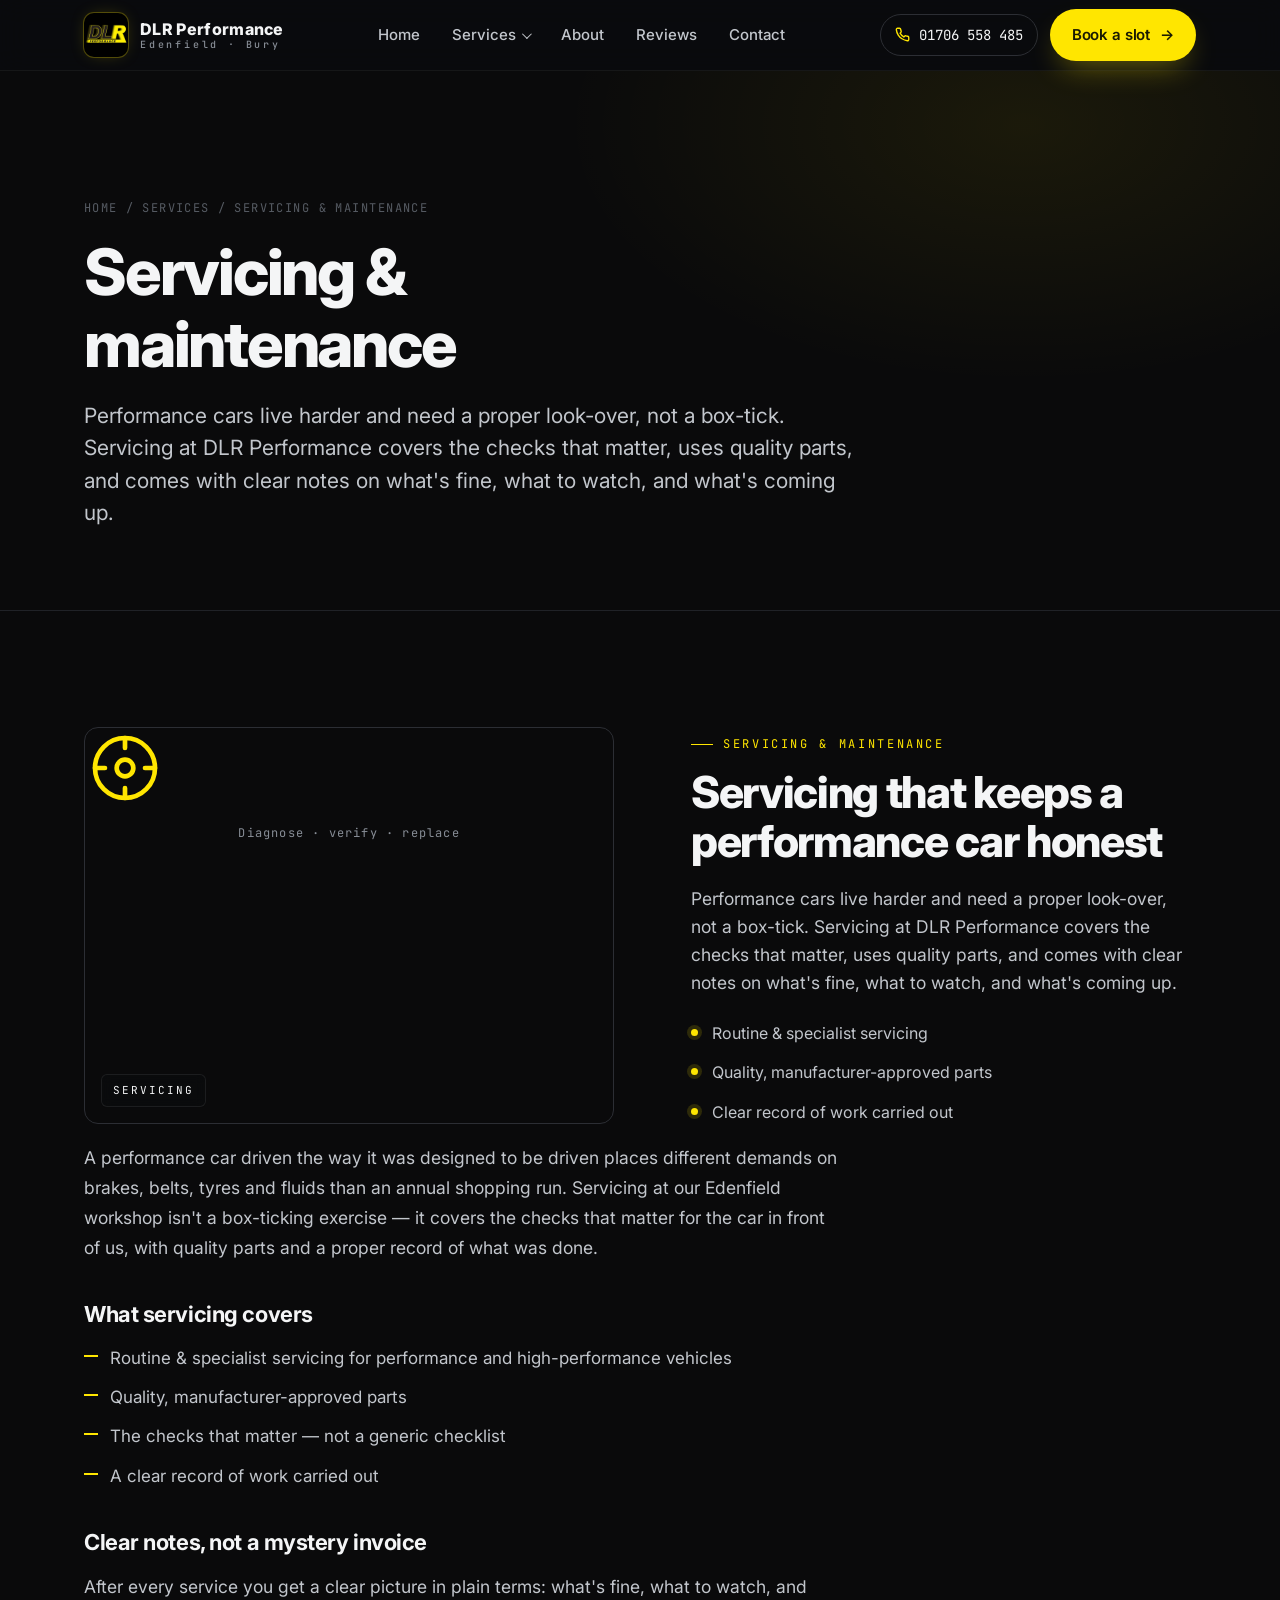
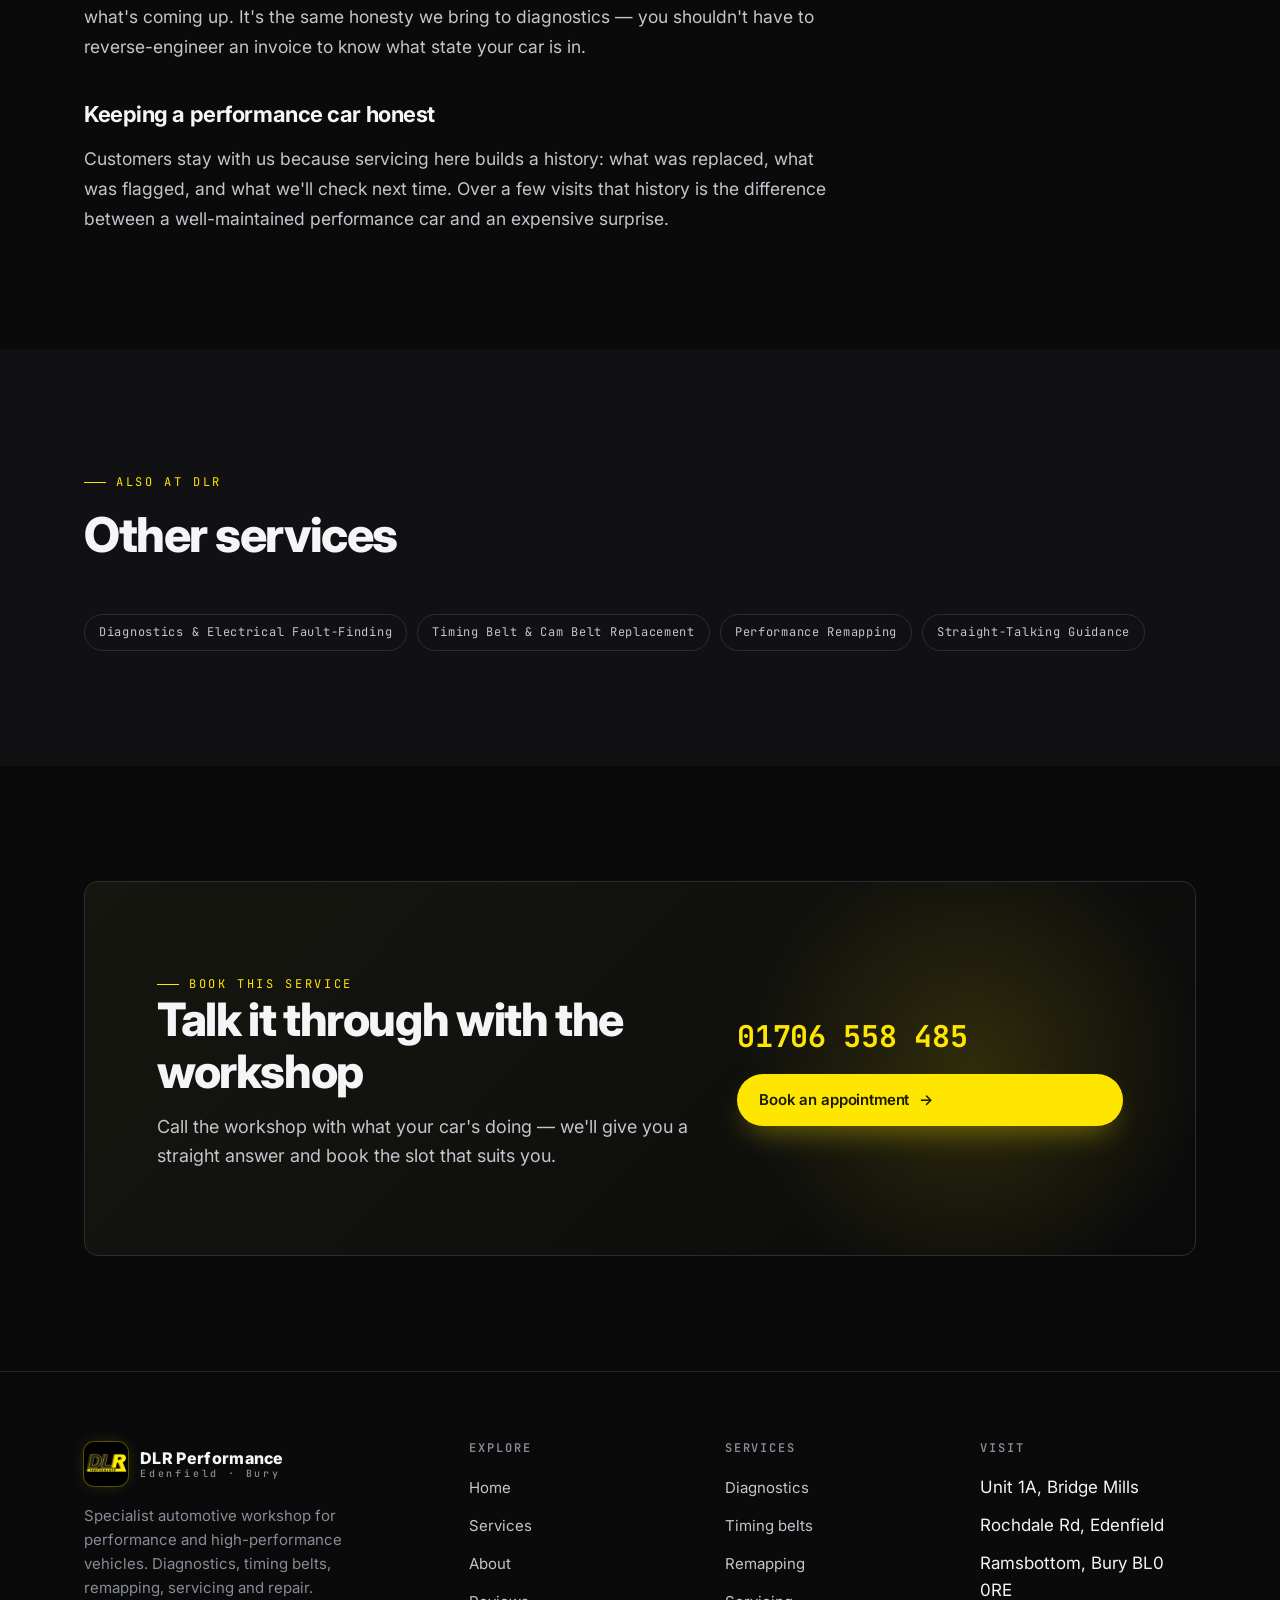
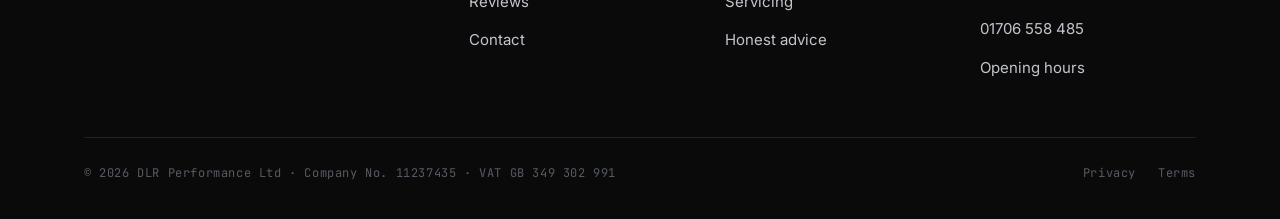
<file: servicing-maintenance.html>
<!DOCTYPE html>
<html lang="en-GB">
<head>
  <meta charset="UTF-8" />
  <meta name="viewport" content="width=device-width, initial-scale=1.0" />
  <title>Servicing & Maintenance in Edenfield, Bury | DLR Performance</title>
  <meta name="description" content="Performance car servicing and maintenance at DLR Performance, Edenfield — the checks that matter, quality manufacturer-approved parts and clear notes on what's fine, what to watch and what's coming up. Call 01706 558 485." />
  <meta name="theme-color" content="#0a0c0e" />
  <meta property="og:title" content="DLR Performance — Servicing & Maintenance" />
  <meta property="og:description" content="Performance car servicing and maintenance at DLR Performance, Edenfield — the checks that matter, quality manufacturer-approved parts and clear notes on what's fine, what to watch and what's coming up. Call 01706 558 485." />
  <meta property="og:type" content="website" />
  <link rel="canonical" href="https://clariyo.github.io/DLR-Performance/servicing-maintenance.html" />
  <script type="application/ld+json">
  {
    "@context": "https://schema.org",
    "@type": "AutoRepair",
    "@id": "https://clariyo.github.io/DLR-Performance/#business",
    "name": "DLR Performance",
    "url": "https://clariyo.github.io/DLR-Performance/",
    "telephone": "+441706558485",
    "address": {
      "@type": "PostalAddress",
      "streetAddress": "Unit 1A, Bridge Mills, Rochdale Rd",
      "addressLocality": "Edenfield, Ramsbottom",
      "addressRegion": "Bury",
      "postalCode": "BL0 0RE",
      "addressCountry": "GB"
    },
    "openingHoursSpecification": [{
      "@type": "OpeningHoursSpecification",
      "dayOfWeek": ["Monday", "Tuesday", "Wednesday", "Thursday", "Friday"],
      "opens": "08:30",
      "closes": "17:00"
    }],
    "aggregateRating": {
      "@type": "AggregateRating",
      "ratingValue": "4.9",
      "reviewCount": "108"
    }
  }
  </script>
  <link rel="preconnect" href="https://fonts.googleapis.com" />
  <link rel="preconnect" href="https://fonts.gstatic.com" crossorigin />
  <link href="https://fonts.googleapis.com/css2?family=Inter:wght@300;400;500;600;700;800&family=JetBrains+Mono:wght@400;500;600;700&display=swap" rel="stylesheet" />
  <link rel="stylesheet" href="assets/css/styles.css" />
  <link rel="icon" href="assets/img/dlr-logo.png" />
</head>
<body>

<header class="site-header">
  <div class="wrap header-inner">
    <a href="index.html" class="brand" aria-label="DLR Performance home">
      <img class="brand-mark" src="assets/img/dlr-logo.png" alt="DLR Performance logo" width="44" height="44" />
      <span class="brand-text"><span class="b1">DLR Performance</span><span class="b2">Edenfield · Bury</span></span>
    </a>
    <nav class="nav" aria-label="Primary">
      <a href="index.html">Home</a>
      <div class="nav-drop">
        <a href="services.html" class="nav-drop-label" aria-haspopup="true" aria-expanded="false">Services</a>
        <div class="nav-drop-menu">
          <a href="diagnostics-electrical-fault-finding.html">Diagnostics</a>
          <a href="timing-belt-cam-belt-replacement.html">Timing belts</a>
          <a href="performance-remapping.html">Remapping</a>
          <a href="servicing-maintenance.html">Servicing</a>
          <a href="straight-talking-guidance.html">Honest advice</a>
        </div>
      </div>
      <a href="about.html">About</a>
      <a href="reviews.html">Reviews</a>
      <a href="contact.html">Contact</a>
    </nav>
    <div class="header-cta">
      <a href="tel:01706558485" class="phone-pill" aria-label="Call 01706 558 485">
        <svg width="15" height="15" viewBox="0 0 24 24" fill="none" stroke="currentColor" stroke-width="2.2" stroke-linecap="round" stroke-linejoin="round"><path d="M22 16.92v3a2 2 0 0 1-2.18 2 19.79 19.79 0 0 1-8.63-3.07 19.5 19.5 0 0 1-6-6 19.79 19.79 0 0 1-3.07-8.67A2 2 0 0 1 4.11 2h3a2 2 0 0 1 2 1.72c.13.96.36 1.9.7 2.81a2 2 0 0 1-.45 2.11L8.09 9.91a16 16 0 0 0 6 6l1.27-1.27a2 2 0 0 1 2.11-.45c.91.34 1.85.57 2.81.7A2 2 0 0 1 22 16.92z"/></svg>
        01706 558 485
      </a>
      <a href="contact.html" class="btn btn-primary">Book a slot <span class="arrow">→</span></a>
    </div>
    <button class="nav-toggle" aria-label="Toggle menu" aria-expanded="false"><span></span></button>
  </div>
</header>


<section class="page-hero">
  <div class="wrap">
    <div class="breadcrumb"><a href="index.html">Home</a><span class="sep">/</span><a href="services.html">Services</a><span class="sep">/</span>Servicing & Maintenance</div>
    <h1>Servicing &amp; maintenance</h1>
    <p>Performance cars live harder and need a proper look-over, not a box-tick. Servicing at DLR Performance covers the checks that matter, uses quality parts, and comes with clear notes on what's fine, what to watch, and what's coming up.</p>
  </div>
</section>

<section class="block">
  <div class="wrap">
    <div class="split">
      <div class="split-media">
        <div style="text-align:center;">
          <svg width="80" height="80" viewBox="0 0 24 24" fill="none" stroke="var(--accent)" stroke-width="1.4" stroke-linecap="round" stroke-linejoin="round"><circle cx="12" cy="12" r="9"/><circle cx="12" cy="12" r="2.5"/><path d="M12 3v3M12 18v3M3 12h3M18 12h3"/></svg>
          <div style="font-family:var(--font-mono); font-size:12px; color:var(--text-3); margin-top:16px; letter-spacing:0.1em;">Diagnose · verify · replace</div>
        </div>
        <span class="tag">Servicing</span>
      </div>
      <div class="split-copy">
        <span class="eyebrow">Servicing &amp; maintenance</span>
        <h2>Servicing that keeps a performance car honest</h2>
        <p>Performance cars live harder and need a proper look-over, not a box-tick. Servicing at DLR Performance covers the checks that matter, uses quality parts, and comes with clear notes on what's fine, what to watch, and what's coming up.</p>
        <div class="bullet-list">
          <div class="bullet"><span class="dot"></span><span>Routine &amp; specialist servicing</span></div>
          <div class="bullet"><span class="dot"></span><span>Quality, manufacturer-approved parts</span></div>
          <div class="bullet"><span class="dot"></span><span>Clear record of work carried out</span></div>
        </div>
      </div>
    </div>

<div class="prose service-prose" style="max-width:760px;">

      <p>A performance car driven the way it was designed to be driven places different demands on brakes, belts, tyres and fluids than an annual shopping run. Servicing at our Edenfield workshop isn't a box-ticking exercise — it covers the checks that matter for the car in front of us, with quality parts and a proper record of what was done.</p>

      <h3 style="margin-top:40px; font-size:22px; letter-spacing:-0.02em;">What servicing covers</h3>

      <ul>
        <li>Routine &amp; specialist servicing for performance and high-performance vehicles</li>
        <li>Quality, manufacturer-approved parts</li>
        <li>The checks that matter — not a generic checklist</li>
        <li>A clear record of work carried out</li>
      </ul>

      <h3 style="margin-top:40px; font-size:22px; letter-spacing:-0.02em;">Clear notes, not a mystery invoice</h3>

      <p>After every service you get a clear picture in plain terms: what's fine, what to watch, and what's coming up. It's the same honesty we bring to diagnostics — you shouldn't have to reverse-engineer an invoice to know what state your car is in.</p>

      <h3 style="margin-top:40px; font-size:22px; letter-spacing:-0.02em;">Keeping a performance car honest</h3>

      <p>Customers stay with us because servicing here builds a history: what was replaced, what was flagged, and what we'll check next time. Over a few visits that history is the difference between a well-maintained performance car and an expensive surprise.</p>

</div>
  </div>
</section>

<section class="block alt-bg">
  <div class="wrap">
    <div class="section-head">
      <span class="eyebrow">Also at DLR</span>
      <h2>Other services</h2>
    </div>
    <div class="tag-row">
        <a class="chip" href="diagnostics-electrical-fault-finding.html" style="text-decoration:none;">Diagnostics & Electrical Fault-Finding</a>
        <a class="chip" href="timing-belt-cam-belt-replacement.html" style="text-decoration:none;">Timing Belt & Cam Belt Replacement</a>
        <a class="chip" href="performance-remapping.html" style="text-decoration:none;">Performance Remapping</a>
        <a class="chip" href="straight-talking-guidance.html" style="text-decoration:none;">Straight-Talking Guidance</a>
    </div>
  </div>
</section>

<section class="block">
  <div class="wrap">
    <div class="cta-band">
      <div>
        <span class="eyebrow">Book this service</span>
        <h2>Talk it through with the workshop</h2>
        <p>Call the workshop with what your car's doing — we'll give you a straight answer and book the slot that suits you.</p>
      </div>
      <div class="cta-actions">
        <a href="tel:01706558485" class="big-phone">01706 558 485</a>
        <a href="contact.html" class="btn btn-primary">Book an appointment <span class="arrow">→</span></a>
      </div>
    </div>
  </div>
</section>

<footer class="site-footer">
  <div class="wrap">
    <div class="foot-grid">
      <div class="foot-brand">
        <a href="index.html" class="brand"><img class="brand-mark" src="assets/img/dlr-logo.png" alt="DLR Performance logo" width="44" height="44" /><span class="brand-text"><span class="b1">DLR Performance</span><span class="b2">Edenfield · Bury</span></span></a>
        <p>Specialist automotive workshop for performance and high-performance vehicles. Diagnostics, timing belts, remapping, servicing and repair.</p>
      </div>
      <div class="foot-col">
        <h5>Explore</h5>
        <ul><li><a href="index.html">Home</a></li><li><a href="services.html">Services</a></li><li><a href="about.html">About</a></li><li><a href="reviews.html">Reviews</a></li><li><a href="contact.html">Contact</a></li></ul>
      </div>
      <div class="foot-col">
        <h5>Services</h5>
        <ul>
          <li><a href="diagnostics-electrical-fault-finding.html">Diagnostics</a></li>
          <li><a href="timing-belt-cam-belt-replacement.html">Timing belts</a></li>
          <li><a href="performance-remapping.html">Remapping</a></li>
          <li><a href="servicing-maintenance.html">Servicing</a></li>
          <li><a href="straight-talking-guidance.html">Honest advice</a></li>
        </ul>
      </div>
      <div class="foot-col">
        <h5>Visit</h5>
        <ul><li>Unit 1A, Bridge Mills</li><li>Rochdale Rd, Edenfield</li><li>Ramsbottom, Bury BL0 0RE</li><li><a href="tel:01706558485">01706 558 485</a></li><li><a href="contact.html">Opening hours</a></li></ul>
      </div>
    </div>
    <div class="foot-bottom">
      <p>© <span id="yr">2026</span> DLR Performance Ltd · Company No. 11237435 · VAT GB 349 302 991</p>
      <div class="legal"><a href="privacy.html">Privacy</a><a href="terms.html">Terms</a></div>
    </div>
  </div>
</footer>

<script src="assets/js/main.js"></script>
<script>document.getElementById('yr').textContent = new Date().getFullYear();</script>
</body>
</html>
</file>
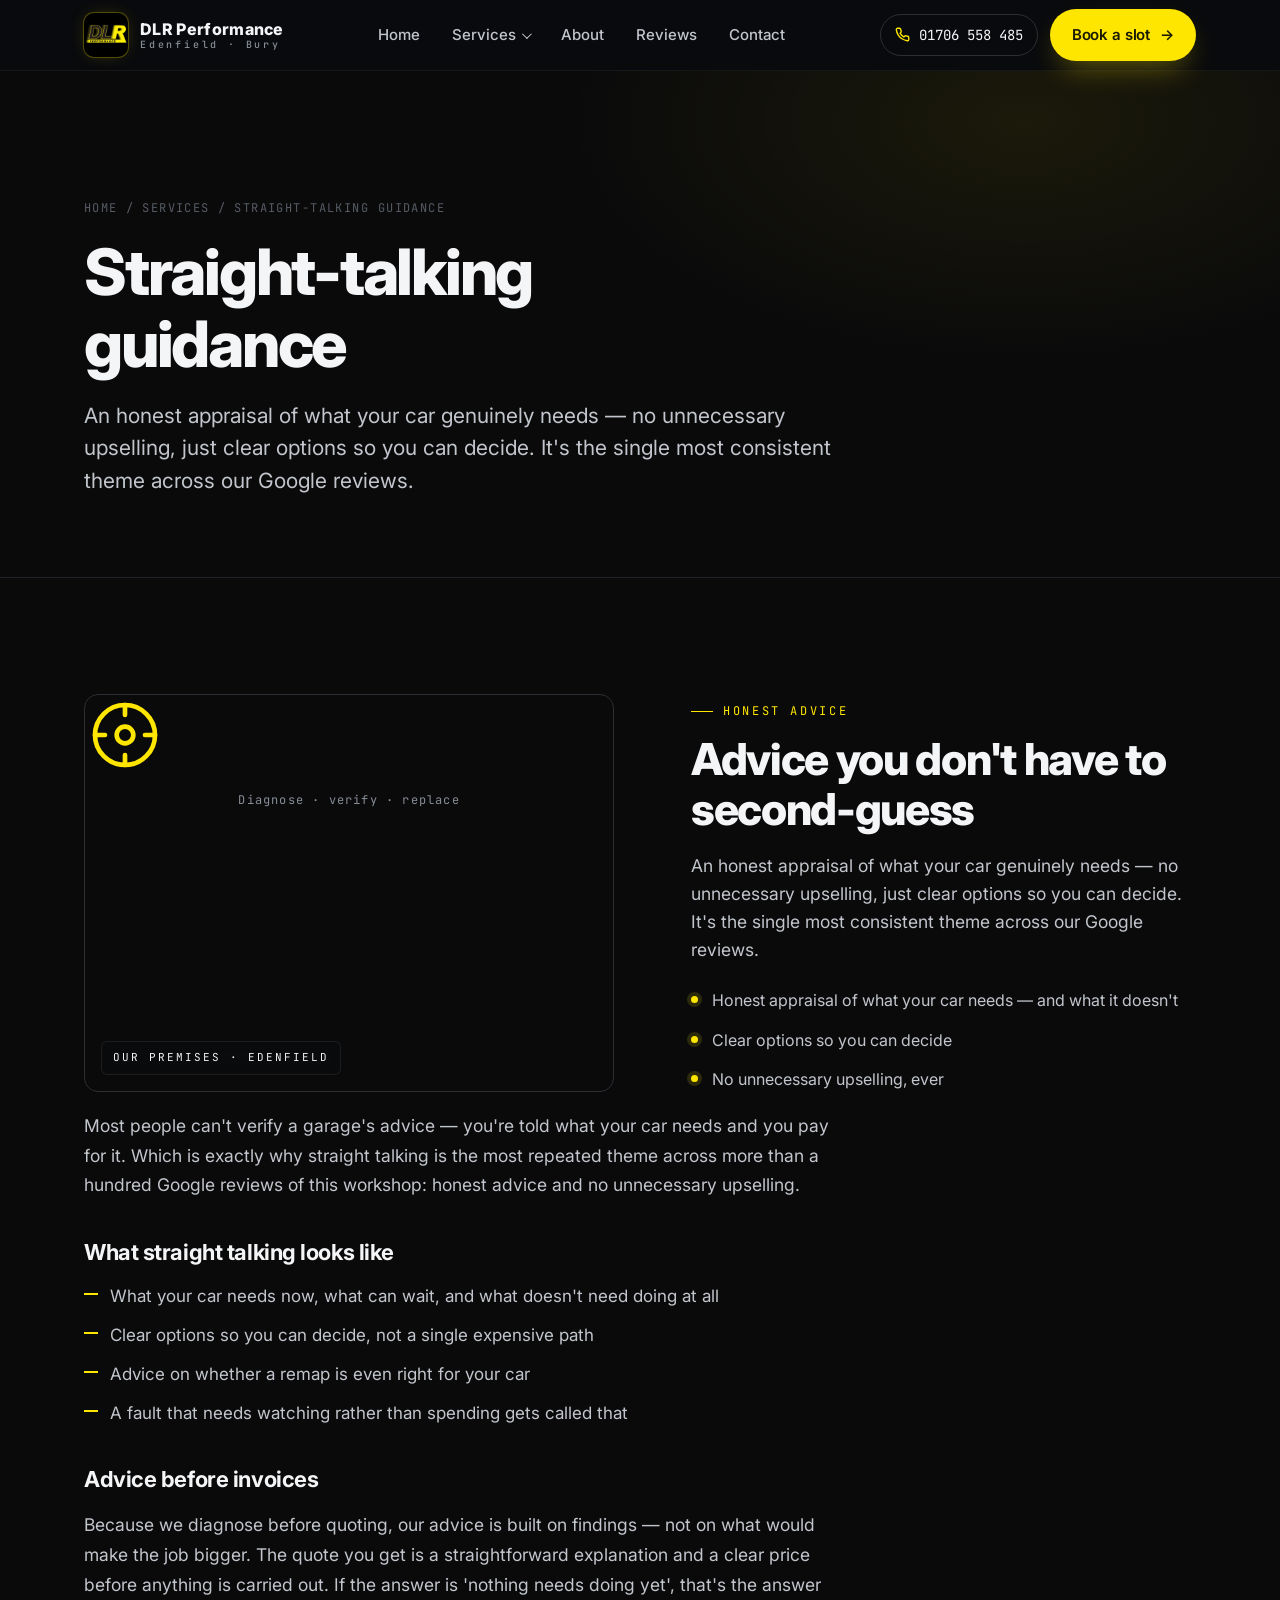
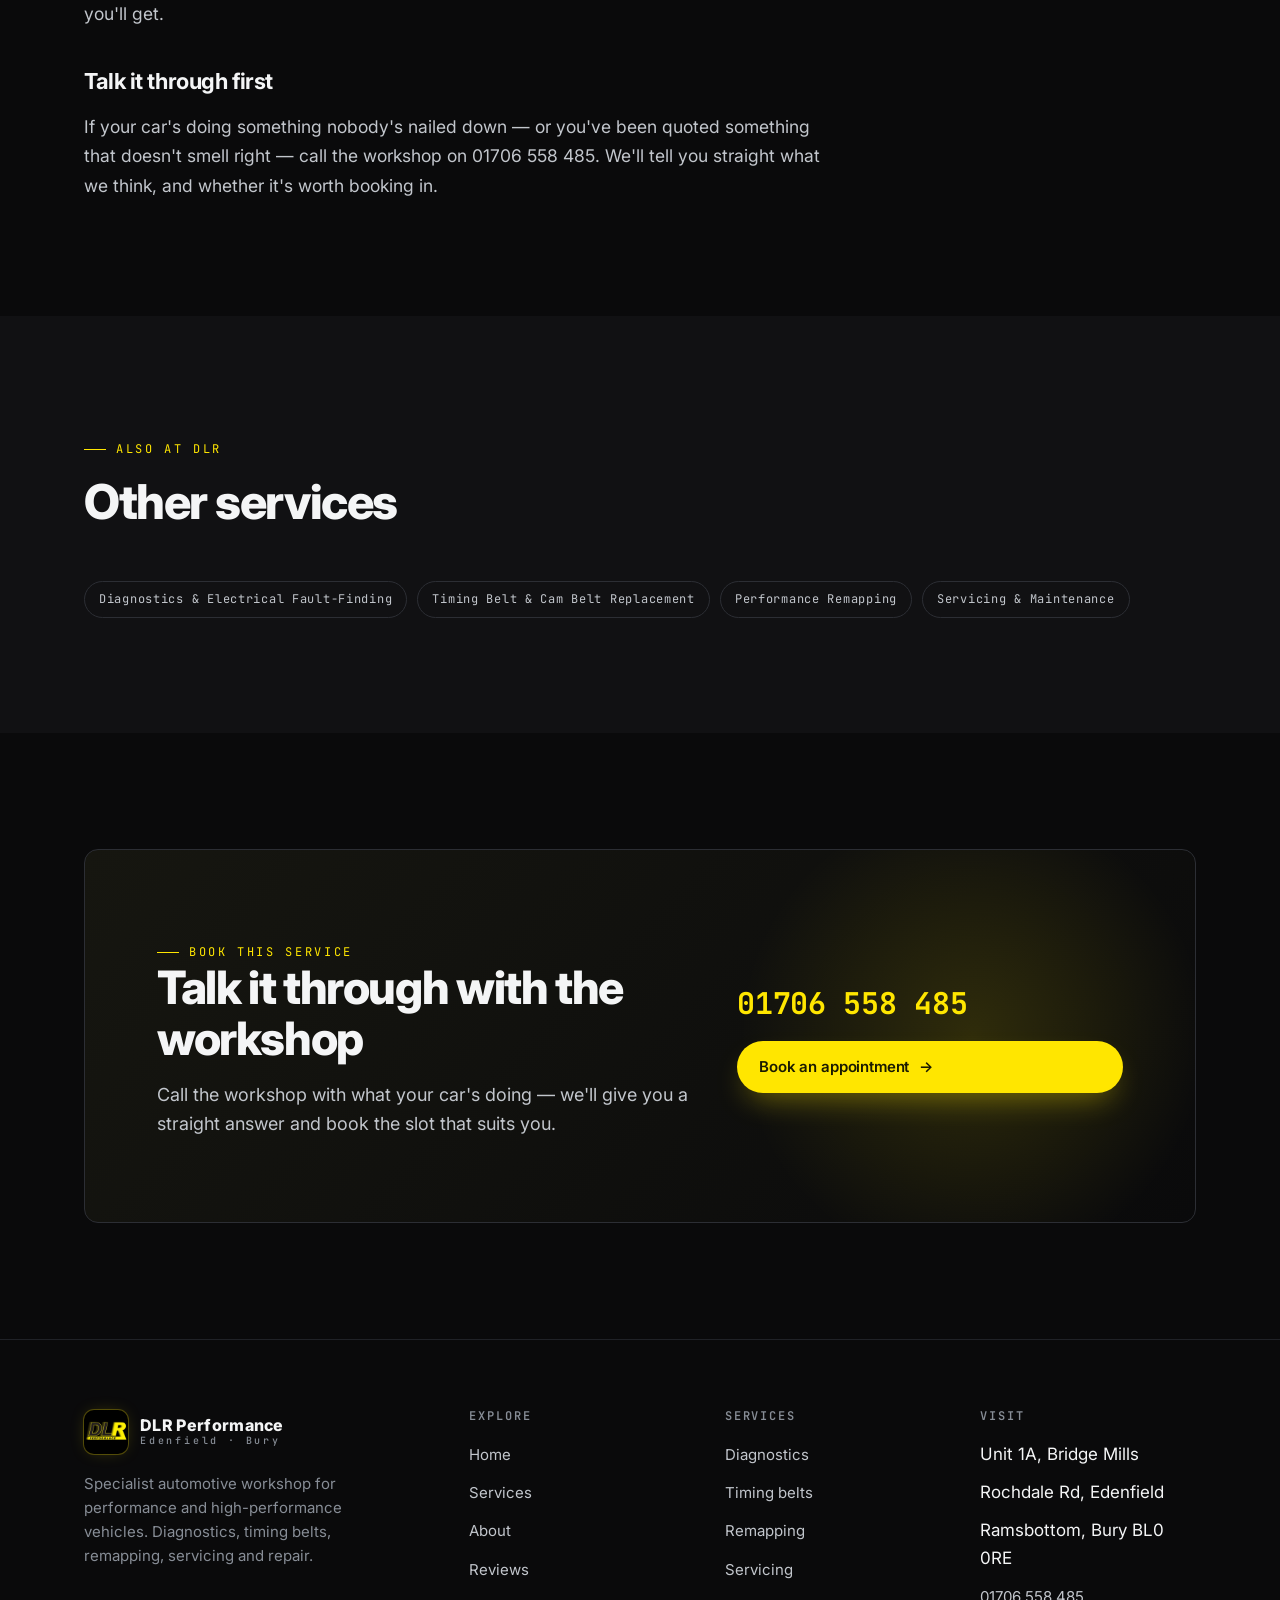
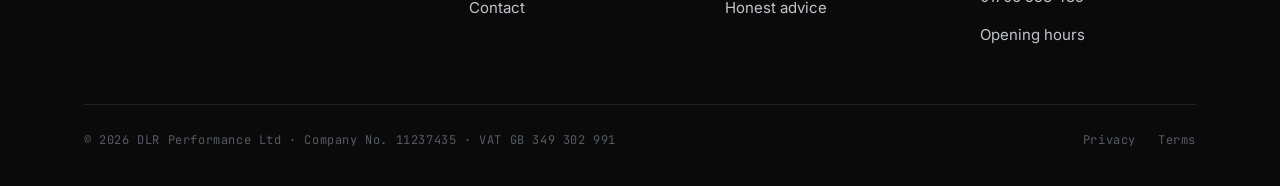
<file: straight-talking-guidance.html>
<!DOCTYPE html>
<html lang="en-GB">
<head>
  <meta charset="UTF-8" />
  <meta name="viewport" content="width=device-width, initial-scale=1.0" />
  <title>Straight-Talking Advice on Performance Car Repairs | DLR Performance</title>
  <meta name="description" content="Honest appraisal of what your performance car genuinely needs — no unnecessary upselling, clear options, and advice you can act on. DLR Performance, Edenfield, Bury — rated 4.9★ by 108 Google reviewers. Call 01706 558 485." />
  <meta name="theme-color" content="#0a0c0e" />
  <meta property="og:title" content="DLR Performance — Straight-Talking Guidance" />
  <meta property="og:description" content="Honest appraisal of what your performance car genuinely needs — no unnecessary upselling, clear options, and advice you can act on. DLR Performance, Edenfield, Bury — rated 4.9★ by 108 Google reviewers. Call 01706 558 485." />
  <meta property="og:type" content="website" />
  <link rel="canonical" href="https://clariyo.github.io/DLR-Performance/straight-talking-guidance.html" />
  <script type="application/ld+json">
  {
    "@context": "https://schema.org",
    "@type": "AutoRepair",
    "@id": "https://clariyo.github.io/DLR-Performance/#business",
    "name": "DLR Performance",
    "url": "https://clariyo.github.io/DLR-Performance/",
    "telephone": "+441706558485",
    "address": {
      "@type": "PostalAddress",
      "streetAddress": "Unit 1A, Bridge Mills, Rochdale Rd",
      "addressLocality": "Edenfield, Ramsbottom",
      "addressRegion": "Bury",
      "postalCode": "BL0 0RE",
      "addressCountry": "GB"
    },
    "openingHoursSpecification": [{
      "@type": "OpeningHoursSpecification",
      "dayOfWeek": ["Monday", "Tuesday", "Wednesday", "Thursday", "Friday"],
      "opens": "08:30",
      "closes": "17:00"
    }],
    "aggregateRating": {
      "@type": "AggregateRating",
      "ratingValue": "4.9",
      "reviewCount": "108"
    }
  }
  </script>
  <link rel="preconnect" href="https://fonts.googleapis.com" />
  <link rel="preconnect" href="https://fonts.gstatic.com" crossorigin />
  <link href="https://fonts.googleapis.com/css2?family=Inter:wght@300;400;500;600;700;800&family=JetBrains+Mono:wght@400;500;600;700&display=swap" rel="stylesheet" />
  <link rel="stylesheet" href="assets/css/styles.css" />
  <link rel="icon" href="assets/img/dlr-logo.png" />
</head>
<body>

<header class="site-header">
  <div class="wrap header-inner">
    <a href="index.html" class="brand" aria-label="DLR Performance home">
      <img class="brand-mark" src="assets/img/dlr-logo.png" alt="DLR Performance logo" width="44" height="44" />
      <span class="brand-text"><span class="b1">DLR Performance</span><span class="b2">Edenfield · Bury</span></span>
    </a>
    <nav class="nav" aria-label="Primary">
      <a href="index.html">Home</a>
      <div class="nav-drop">
        <a href="services.html" class="nav-drop-label" aria-haspopup="true" aria-expanded="false">Services</a>
        <div class="nav-drop-menu">
          <a href="diagnostics-electrical-fault-finding.html">Diagnostics</a>
          <a href="timing-belt-cam-belt-replacement.html">Timing belts</a>
          <a href="performance-remapping.html">Remapping</a>
          <a href="servicing-maintenance.html">Servicing</a>
          <a href="straight-talking-guidance.html">Honest advice</a>
        </div>
      </div>
      <a href="about.html">About</a>
      <a href="reviews.html">Reviews</a>
      <a href="contact.html">Contact</a>
    </nav>
    <div class="header-cta">
      <a href="tel:01706558485" class="phone-pill" aria-label="Call 01706 558 485">
        <svg width="15" height="15" viewBox="0 0 24 24" fill="none" stroke="currentColor" stroke-width="2.2" stroke-linecap="round" stroke-linejoin="round"><path d="M22 16.92v3a2 2 0 0 1-2.18 2 19.79 19.79 0 0 1-8.63-3.07 19.5 19.5 0 0 1-6-6 19.79 19.79 0 0 1-3.07-8.67A2 2 0 0 1 4.11 2h3a2 2 0 0 1 2 1.72c.13.96.36 1.9.7 2.81a2 2 0 0 1-.45 2.11L8.09 9.91a16 16 0 0 0 6 6l1.27-1.27a2 2 0 0 1 2.11-.45c.91.34 1.85.57 2.81.7A2 2 0 0 1 22 16.92z"/></svg>
        01706 558 485
      </a>
      <a href="contact.html" class="btn btn-primary">Book a slot <span class="arrow">→</span></a>
    </div>
    <button class="nav-toggle" aria-label="Toggle menu" aria-expanded="false"><span></span></button>
  </div>
</header>


<section class="page-hero">
  <div class="wrap">
    <div class="breadcrumb"><a href="index.html">Home</a><span class="sep">/</span><a href="services.html">Services</a><span class="sep">/</span>Straight-Talking Guidance</div>
    <h1>Straight-talking guidance</h1>
    <p>An honest appraisal of what your car genuinely needs — no unnecessary upselling, just clear options so you can decide. It's the single most consistent theme across our Google reviews.</p>
  </div>
</section>

<section class="block">
  <div class="wrap">
    <div class="split">
      <div class="split-media">
        <div style="text-align:center;">
          <svg width="80" height="80" viewBox="0 0 24 24" fill="none" stroke="var(--accent)" stroke-width="1.4" stroke-linecap="round" stroke-linejoin="round"><circle cx="12" cy="12" r="9"/><circle cx="12" cy="12" r="2.5"/><path d="M12 3v3M12 18v3M3 12h3M18 12h3"/></svg>
          <div style="font-family:var(--font-mono); font-size:12px; color:var(--text-3); margin-top:16px; letter-spacing:0.1em;">Diagnose · verify · replace</div>
        </div>
        <span class="tag">Our premises · Edenfield</span>
      </div>
      <div class="split-copy">
        <span class="eyebrow">Honest advice</span>
        <h2>Advice you don't have to second-guess</h2>
        <p>An honest appraisal of what your car genuinely needs — no unnecessary upselling, just clear options so you can decide. It's the single most consistent theme across our Google reviews.</p>
        <div class="bullet-list">
          <div class="bullet"><span class="dot"></span><span>Honest appraisal of what your car needs — and what it doesn't</span></div>
          <div class="bullet"><span class="dot"></span><span>Clear options so you can decide</span></div>
          <div class="bullet"><span class="dot"></span><span>No unnecessary upselling, ever</span></div>
        </div>
      </div>
    </div>

<div class="prose service-prose" style="max-width:760px;">

      <p>Most people can't verify a garage's advice — you're told what your car needs and you pay for it. Which is exactly why straight talking is the most repeated theme across more than a hundred Google reviews of this workshop: honest advice and no unnecessary upselling.</p>

      <h3 style="margin-top:40px; font-size:22px; letter-spacing:-0.02em;">What straight talking looks like</h3>

      <ul>
        <li>What your car needs now, what can wait, and what doesn't need doing at all</li>
        <li>Clear options so you can decide, not a single expensive path</li>
        <li>Advice on whether a remap is even right for your car</li>
        <li>A fault that needs watching rather than spending gets called that</li>
      </ul>

      <h3 style="margin-top:40px; font-size:22px; letter-spacing:-0.02em;">Advice before invoices</h3>

      <p>Because we diagnose before quoting, our advice is built on findings — not on what would make the job bigger. The quote you get is a straightforward explanation and a clear price before anything is carried out. If the answer is 'nothing needs doing yet', that's the answer you'll get.</p>

      <h3 style="margin-top:40px; font-size:22px; letter-spacing:-0.02em;">Talk it through first</h3>

      <p>If your car's doing something nobody's nailed down — or you've been quoted something that doesn't smell right — call the workshop on 01706 558 485. We'll tell you straight what we think, and whether it's worth booking in.</p>

</div>
  </div>
</section>

<section class="block alt-bg">
  <div class="wrap">
    <div class="section-head">
      <span class="eyebrow">Also at DLR</span>
      <h2>Other services</h2>
    </div>
    <div class="tag-row">
        <a class="chip" href="diagnostics-electrical-fault-finding.html" style="text-decoration:none;">Diagnostics & Electrical Fault-Finding</a>
        <a class="chip" href="timing-belt-cam-belt-replacement.html" style="text-decoration:none;">Timing Belt & Cam Belt Replacement</a>
        <a class="chip" href="performance-remapping.html" style="text-decoration:none;">Performance Remapping</a>
        <a class="chip" href="servicing-maintenance.html" style="text-decoration:none;">Servicing & Maintenance</a>
    </div>
  </div>
</section>

<section class="block">
  <div class="wrap">
    <div class="cta-band">
      <div>
        <span class="eyebrow">Book this service</span>
        <h2>Talk it through with the workshop</h2>
        <p>Call the workshop with what your car's doing — we'll give you a straight answer and book the slot that suits you.</p>
      </div>
      <div class="cta-actions">
        <a href="tel:01706558485" class="big-phone">01706 558 485</a>
        <a href="contact.html" class="btn btn-primary">Book an appointment <span class="arrow">→</span></a>
      </div>
    </div>
  </div>
</section>

<footer class="site-footer">
  <div class="wrap">
    <div class="foot-grid">
      <div class="foot-brand">
        <a href="index.html" class="brand"><img class="brand-mark" src="assets/img/dlr-logo.png" alt="DLR Performance logo" width="44" height="44" /><span class="brand-text"><span class="b1">DLR Performance</span><span class="b2">Edenfield · Bury</span></span></a>
        <p>Specialist automotive workshop for performance and high-performance vehicles. Diagnostics, timing belts, remapping, servicing and repair.</p>
      </div>
      <div class="foot-col">
        <h5>Explore</h5>
        <ul><li><a href="index.html">Home</a></li><li><a href="services.html">Services</a></li><li><a href="about.html">About</a></li><li><a href="reviews.html">Reviews</a></li><li><a href="contact.html">Contact</a></li></ul>
      </div>
      <div class="foot-col">
        <h5>Services</h5>
        <ul>
          <li><a href="diagnostics-electrical-fault-finding.html">Diagnostics</a></li>
          <li><a href="timing-belt-cam-belt-replacement.html">Timing belts</a></li>
          <li><a href="performance-remapping.html">Remapping</a></li>
          <li><a href="servicing-maintenance.html">Servicing</a></li>
          <li><a href="straight-talking-guidance.html">Honest advice</a></li>
        </ul>
      </div>
      <div class="foot-col">
        <h5>Visit</h5>
        <ul><li>Unit 1A, Bridge Mills</li><li>Rochdale Rd, Edenfield</li><li>Ramsbottom, Bury BL0 0RE</li><li><a href="tel:01706558485">01706 558 485</a></li><li><a href="contact.html">Opening hours</a></li></ul>
      </div>
    </div>
    <div class="foot-bottom">
      <p>© <span id="yr">2026</span> DLR Performance Ltd · Company No. 11237435 · VAT GB 349 302 991</p>
      <div class="legal"><a href="privacy.html">Privacy</a><a href="terms.html">Terms</a></div>
    </div>
  </div>
</footer>

<script src="assets/js/main.js"></script>
<script>document.getElementById('yr').textContent = new Date().getFullYear();</script>
</body>
</html>
</file>
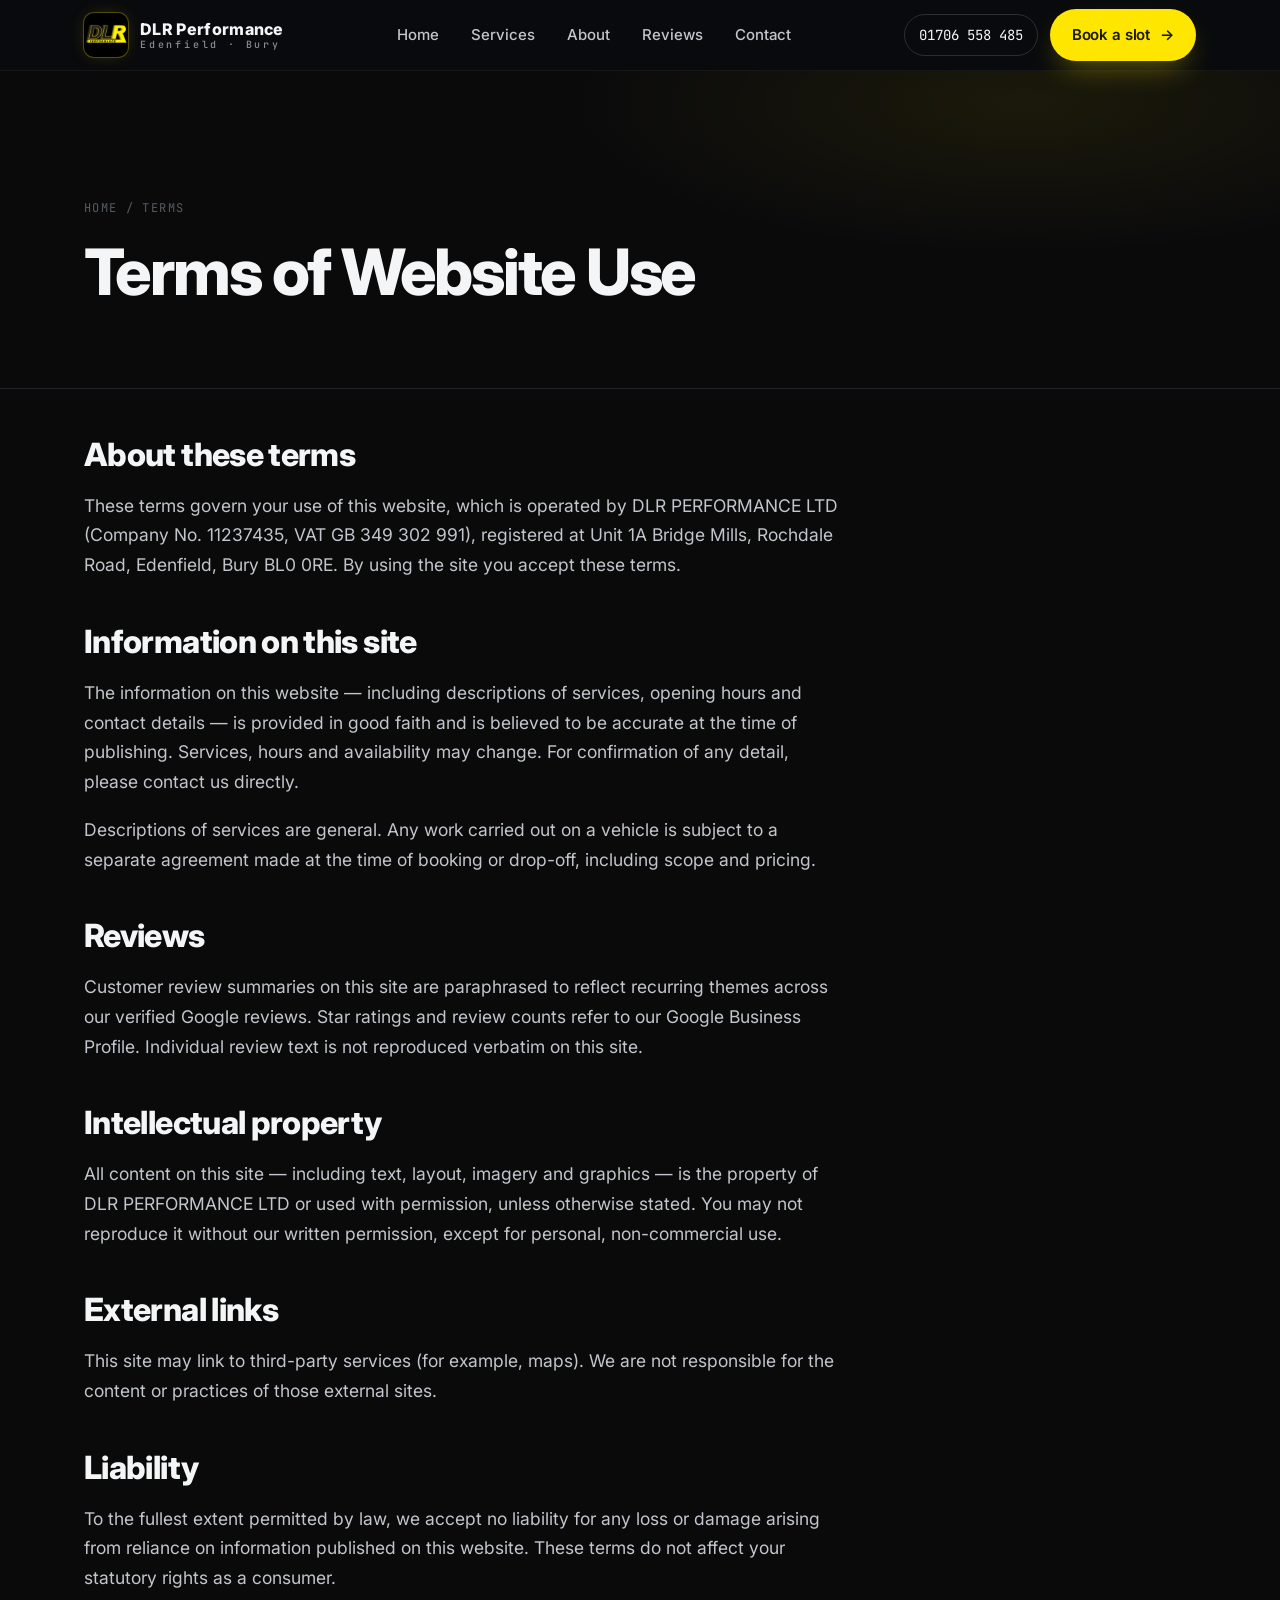
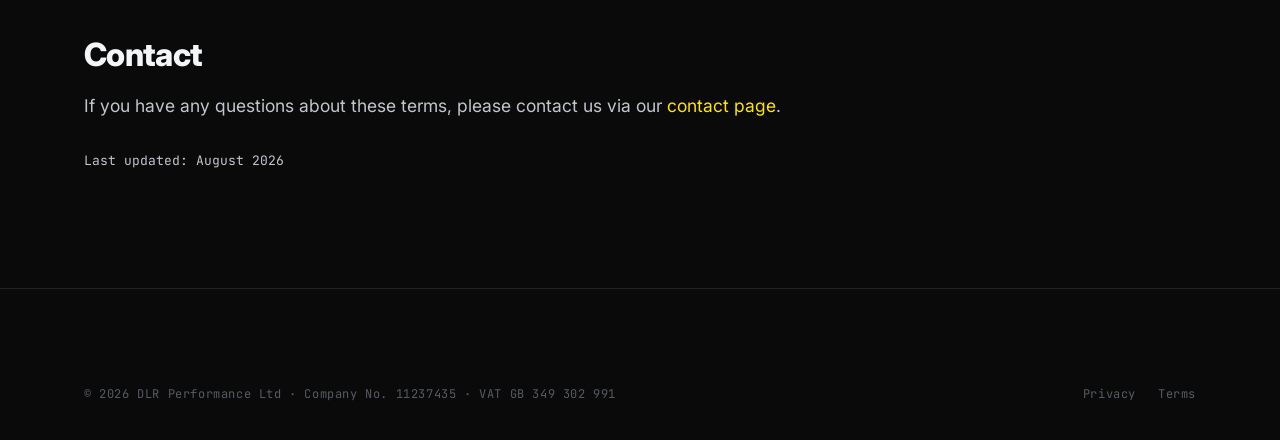
<file: terms.html>
<!DOCTYPE html>
<html lang="en-GB">
<head>
  <meta charset="UTF-8" />
  <meta name="viewport" content="width=device-width, initial-scale=1.0" />
  <title>Terms | DLR Performance</title>
  <meta name="description" content="Terms of website use for DLR Performance." />
  <meta name="theme-color" content="#0a0c0e" />
  <meta name="robots" content="noindex,follow" />
  <link rel="preconnect" href="https://fonts.googleapis.com" />
  <link rel="preconnect" href="https://fonts.gstatic.com" crossorigin />
  <link href="https://fonts.googleapis.com/css2?family=Inter:wght@300;400;500;600;700;800&family=JetBrains+Mono:wght@400;500;600;700&display=swap" rel="stylesheet" />
  <link rel="stylesheet" href="assets/css/styles.css" />
  <link rel="icon" href="assets/img/dlr-logo.png" />
</head>
<body>

<header class="site-header">
  <div class="wrap header-inner">
    <a href="index.html" class="brand"><img class="brand-mark" src="assets/img/dlr-logo.png" alt="DLR Performance logo" width="44" height="44" /><span class="brand-text"><span class="b1">DLR Performance</span><span class="b2">Edenfield · Bury</span></span></a>
    <nav class="nav" aria-label="Primary">
      <a href="index.html">Home</a><a href="services.html">Services</a><a href="about.html">About</a><a href="reviews.html">Reviews</a><a href="contact.html">Contact</a>
    </nav>
    <div class="header-cta">
      <a href="tel:01706558485" class="phone-pill">01706 558 485</a>
      <a href="contact.html" class="btn btn-primary">Book a slot <span class="arrow">→</span></a>
    </div>
    <button class="nav-toggle" aria-label="Toggle menu"><span></span></button>
  </div>
</header>

<section class="page-hero">
  <div class="wrap">
    <div class="breadcrumb"><a href="index.html">Home</a><span class="sep">/</span>Terms</div>
    <h1>Terms of Website Use</h1>
  </div>
</section>

<section class="block" style="padding-top:48px;">
  <div class="wrap">
    <div class="prose">
      <h2>About these terms</h2>
      <p>These terms govern your use of this website, which is operated by DLR PERFORMANCE LTD (Company No. 11237435, VAT GB 349 302 991), registered at Unit 1A Bridge Mills, Rochdale Road, Edenfield, Bury BL0 0RE. By using the site you accept these terms.</p>

      <h2>Information on this site</h2>
      <p>The information on this website — including descriptions of services, opening hours and contact details — is provided in good faith and is believed to be accurate at the time of publishing. Services, hours and availability may change. For confirmation of any detail, please contact us directly.</p>
      <p>Descriptions of services are general. Any work carried out on a vehicle is subject to a separate agreement made at the time of booking or drop-off, including scope and pricing.</p>

      <h2>Reviews</h2>
      <p>Customer review summaries on this site are paraphrased to reflect recurring themes across our verified Google reviews. Star ratings and review counts refer to our Google Business Profile. Individual review text is not reproduced verbatim on this site.</p>

      <h2>Intellectual property</h2>
      <p>All content on this site — including text, layout, imagery and graphics — is the property of DLR PERFORMANCE LTD or used with permission, unless otherwise stated. You may not reproduce it without our written permission, except for personal, non-commercial use.</p>

      <h2>External links</h2>
      <p>This site may link to third-party services (for example, maps). We are not responsible for the content or practices of those external sites.</p>

      <h2>Liability</h2>
      <p>To the fullest extent permitted by law, we accept no liability for any loss or damage arising from reliance on information published on this website. These terms do not affect your statutory rights as a consumer.</p>

      <h2>Contact</h2>
      <p>If you have any questions about these terms, please contact us via our <a href="contact.html" class="text-accent">contact page</a>.</p>
      <p class="text-dim" style="font-family:var(--font-mono); font-size:13px; margin-top:30px;">Last updated: August 2026</p>
    </div>
  </div>
</section>

<footer class="site-footer">
  <div class="wrap">
    <div class="foot-bottom" style="margin-top:0; border-top:0;">
      <p>© <span id="yr">2026</span> DLR Performance Ltd · Company No. 11237435 · VAT GB 349 302 991</p>
      <div class="legal"><a href="privacy.html">Privacy</a><a href="terms.html">Terms</a></div>
    </div>
  </div>
</footer>
<script src="assets/js/main.js"></script>
<script>document.getElementById('yr').textContent = new Date().getFullYear();</script>
</body>
</html>
</file>
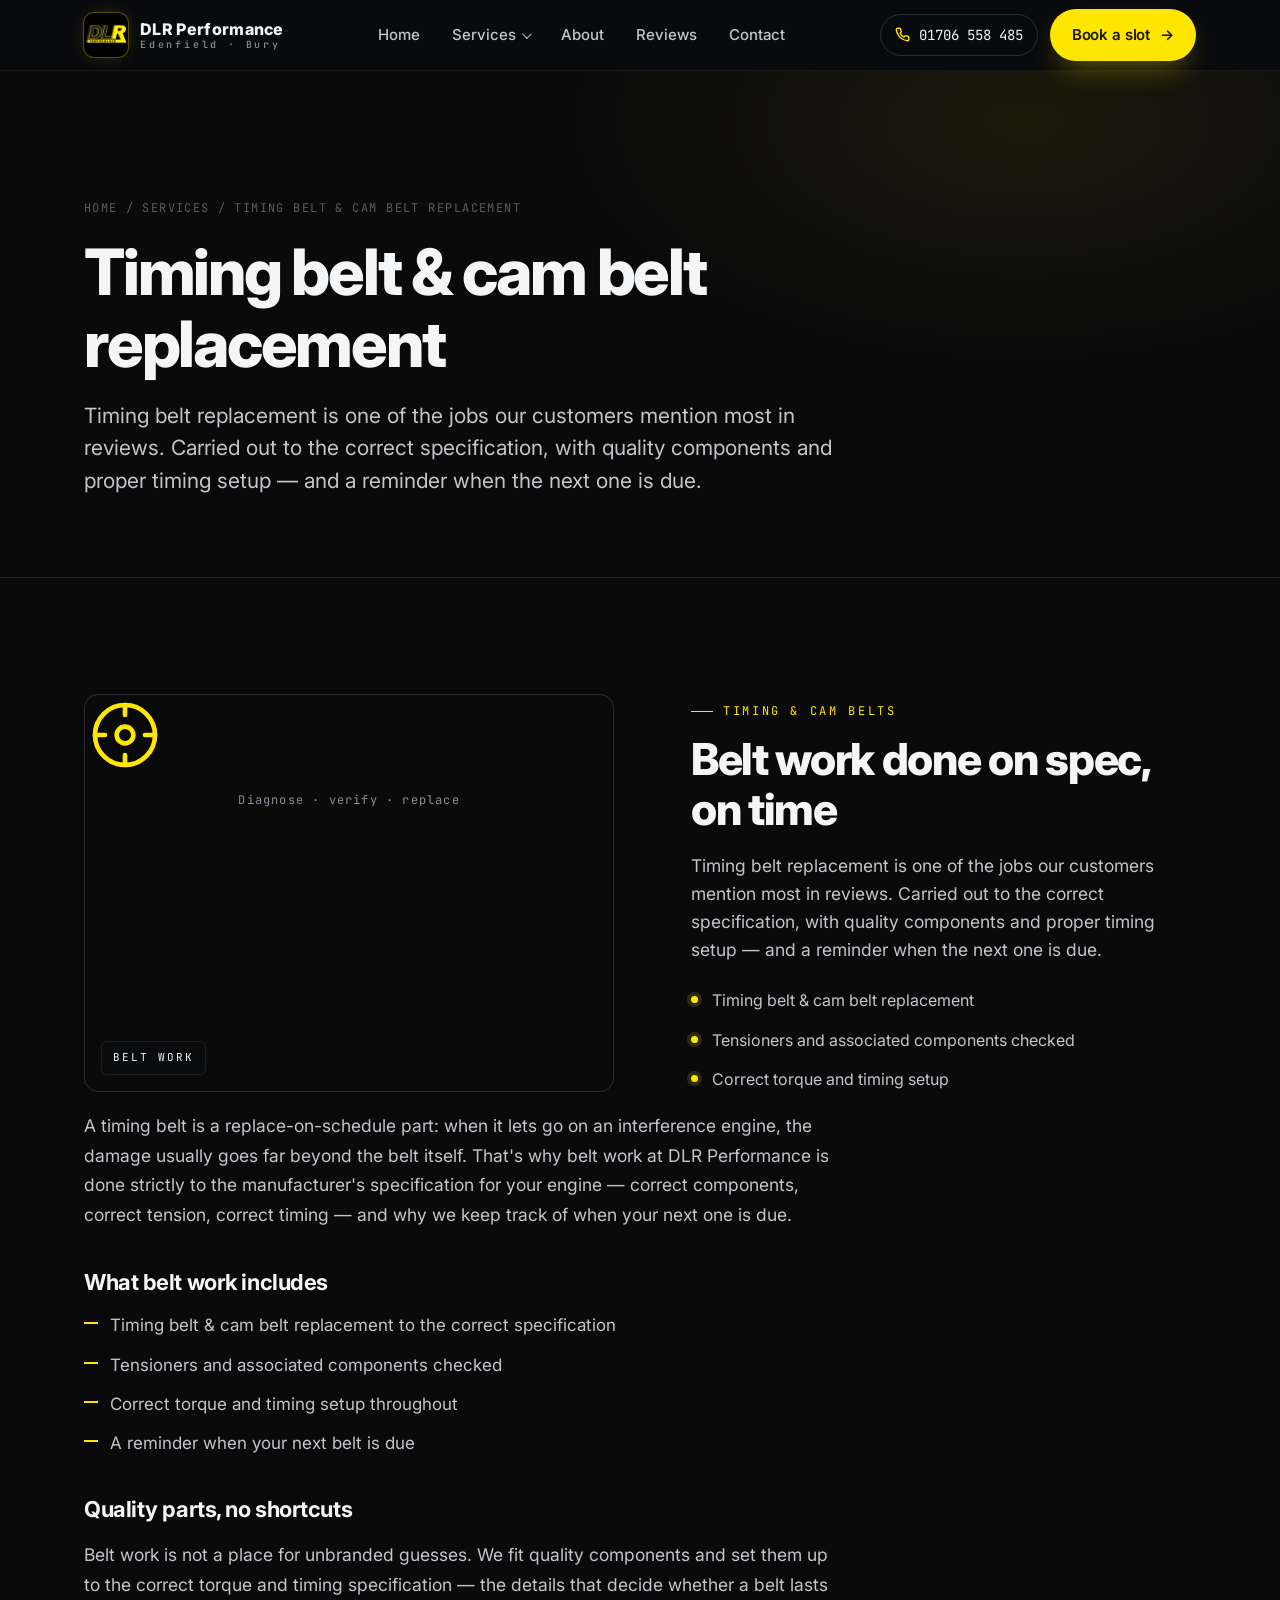
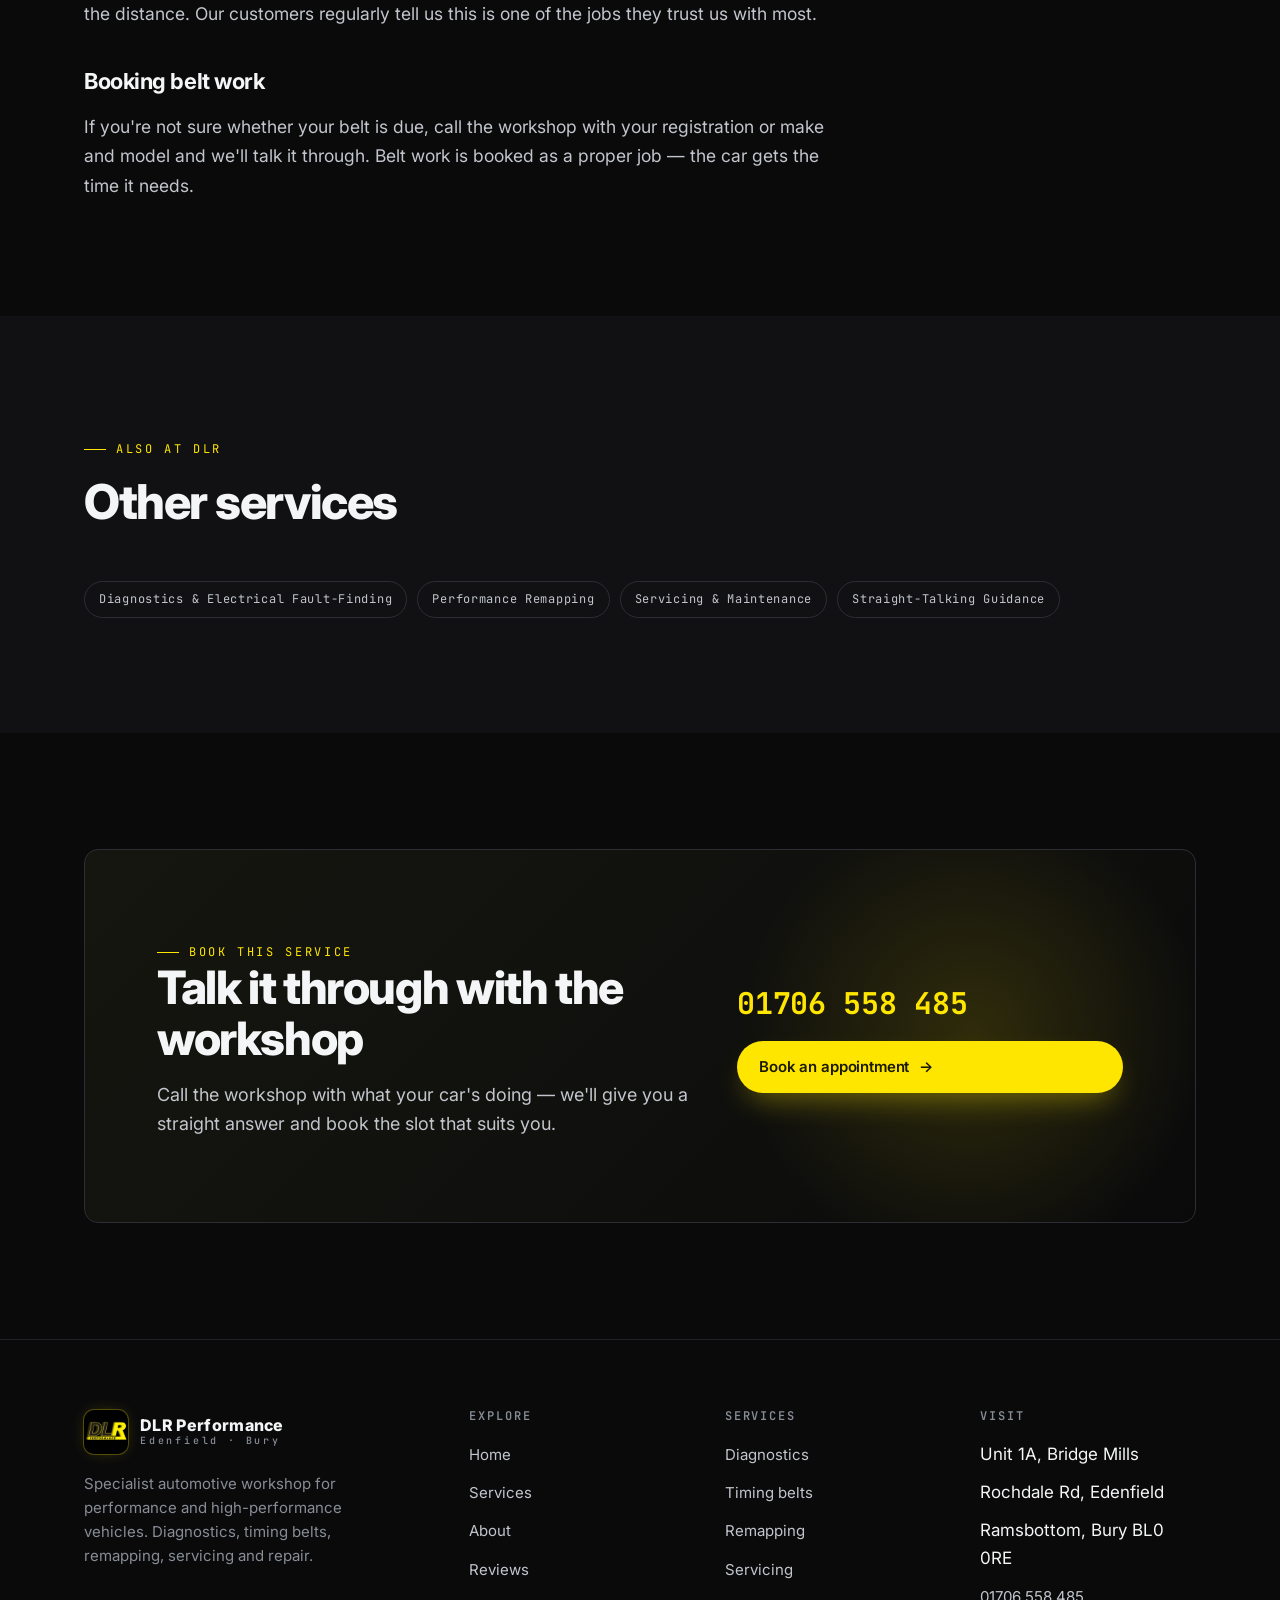
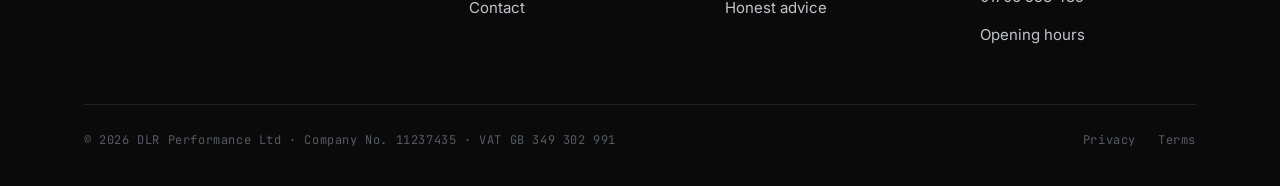
<file: timing-belt-cam-belt-replacement.html>
<!DOCTYPE html>
<html lang="en-GB">
<head>
  <meta charset="UTF-8" />
  <meta name="viewport" content="width=device-width, initial-scale=1.0" />
  <title>Timing Belt & Cam Belt Replacement Edenfield, Bury | DLR Performance</title>
  <meta name="description" content="Timing belt and cam belt replacement in Edenfield, Bury — carried out to the correct specification with quality components, tensioners checked and timing set up properly. Call DLR Performance on 01706 558 485." />
  <meta name="theme-color" content="#0a0c0e" />
  <meta property="og:title" content="DLR Performance — Timing Belt & Cam Belt Replacement" />
  <meta property="og:description" content="Timing belt and cam belt replacement in Edenfield, Bury — carried out to the correct specification with quality components, tensioners checked and timing set up properly. Call DLR Performance on 01706 558 485." />
  <meta property="og:type" content="website" />
  <link rel="canonical" href="https://clariyo.github.io/DLR-Performance/timing-belt-cam-belt-replacement.html" />
  <script type="application/ld+json">
  {
    "@context": "https://schema.org",
    "@type": "AutoRepair",
    "@id": "https://clariyo.github.io/DLR-Performance/#business",
    "name": "DLR Performance",
    "url": "https://clariyo.github.io/DLR-Performance/",
    "telephone": "+441706558485",
    "address": {
      "@type": "PostalAddress",
      "streetAddress": "Unit 1A, Bridge Mills, Rochdale Rd",
      "addressLocality": "Edenfield, Ramsbottom",
      "addressRegion": "Bury",
      "postalCode": "BL0 0RE",
      "addressCountry": "GB"
    },
    "openingHoursSpecification": [{
      "@type": "OpeningHoursSpecification",
      "dayOfWeek": ["Monday", "Tuesday", "Wednesday", "Thursday", "Friday"],
      "opens": "08:30",
      "closes": "17:00"
    }],
    "aggregateRating": {
      "@type": "AggregateRating",
      "ratingValue": "4.9",
      "reviewCount": "108"
    }
  }
  </script>
  <link rel="preconnect" href="https://fonts.googleapis.com" />
  <link rel="preconnect" href="https://fonts.gstatic.com" crossorigin />
  <link href="https://fonts.googleapis.com/css2?family=Inter:wght@300;400;500;600;700;800&family=JetBrains+Mono:wght@400;500;600;700&display=swap" rel="stylesheet" />
  <link rel="stylesheet" href="assets/css/styles.css" />
  <link rel="icon" href="assets/img/dlr-logo.png" />
</head>
<body>

<header class="site-header">
  <div class="wrap header-inner">
    <a href="index.html" class="brand" aria-label="DLR Performance home">
      <img class="brand-mark" src="assets/img/dlr-logo.png" alt="DLR Performance logo" width="44" height="44" />
      <span class="brand-text"><span class="b1">DLR Performance</span><span class="b2">Edenfield · Bury</span></span>
    </a>
    <nav class="nav" aria-label="Primary">
      <a href="index.html">Home</a>
      <div class="nav-drop">
        <a href="services.html" class="nav-drop-label" aria-haspopup="true" aria-expanded="false">Services</a>
        <div class="nav-drop-menu">
          <a href="diagnostics-electrical-fault-finding.html">Diagnostics</a>
          <a href="timing-belt-cam-belt-replacement.html">Timing belts</a>
          <a href="performance-remapping.html">Remapping</a>
          <a href="servicing-maintenance.html">Servicing</a>
          <a href="straight-talking-guidance.html">Honest advice</a>
        </div>
      </div>
      <a href="about.html">About</a>
      <a href="reviews.html">Reviews</a>
      <a href="contact.html">Contact</a>
    </nav>
    <div class="header-cta">
      <a href="tel:01706558485" class="phone-pill" aria-label="Call 01706 558 485">
        <svg width="15" height="15" viewBox="0 0 24 24" fill="none" stroke="currentColor" stroke-width="2.2" stroke-linecap="round" stroke-linejoin="round"><path d="M22 16.92v3a2 2 0 0 1-2.18 2 19.79 19.79 0 0 1-8.63-3.07 19.5 19.5 0 0 1-6-6 19.79 19.79 0 0 1-3.07-8.67A2 2 0 0 1 4.11 2h3a2 2 0 0 1 2 1.72c.13.96.36 1.9.7 2.81a2 2 0 0 1-.45 2.11L8.09 9.91a16 16 0 0 0 6 6l1.27-1.27a2 2 0 0 1 2.11-.45c.91.34 1.85.57 2.81.7A2 2 0 0 1 22 16.92z"/></svg>
        01706 558 485
      </a>
      <a href="contact.html" class="btn btn-primary">Book a slot <span class="arrow">→</span></a>
    </div>
    <button class="nav-toggle" aria-label="Toggle menu" aria-expanded="false"><span></span></button>
  </div>
</header>


<section class="page-hero">
  <div class="wrap">
    <div class="breadcrumb"><a href="index.html">Home</a><span class="sep">/</span><a href="services.html">Services</a><span class="sep">/</span>Timing Belt & Cam Belt Replacement</div>
    <h1>Timing belt &amp; cam belt replacement</h1>
    <p>Timing belt replacement is one of the jobs our customers mention most in reviews. Carried out to the correct specification, with quality components and proper timing setup — and a reminder when the next one is due.</p>
  </div>
</section>

<section class="block">
  <div class="wrap">
    <div class="split">
      <div class="split-media">
        <div style="text-align:center;">
          <svg width="80" height="80" viewBox="0 0 24 24" fill="none" stroke="var(--accent)" stroke-width="1.4" stroke-linecap="round" stroke-linejoin="round"><circle cx="12" cy="12" r="9"/><circle cx="12" cy="12" r="2.5"/><path d="M12 3v3M12 18v3M3 12h3M18 12h3"/></svg>
          <div style="font-family:var(--font-mono); font-size:12px; color:var(--text-3); margin-top:16px; letter-spacing:0.1em;">Diagnose · verify · replace</div>
        </div>
        <span class="tag">Belt work</span>
      </div>
      <div class="split-copy">
        <span class="eyebrow">Timing &amp; cam belts</span>
        <h2>Belt work done on spec, on time</h2>
        <p>Timing belt replacement is one of the jobs our customers mention most in reviews. Carried out to the correct specification, with quality components and proper timing setup — and a reminder when the next one is due.</p>
        <div class="bullet-list">
          <div class="bullet"><span class="dot"></span><span>Timing belt &amp; cam belt replacement</span></div>
          <div class="bullet"><span class="dot"></span><span>Tensioners and associated components checked</span></div>
          <div class="bullet"><span class="dot"></span><span>Correct torque and timing setup</span></div>
        </div>
      </div>
    </div>

<div class="prose service-prose" style="max-width:760px;">

      <p>A timing belt is a replace-on-schedule part: when it lets go on an interference engine, the damage usually goes far beyond the belt itself. That's why belt work at DLR Performance is done strictly to the manufacturer's specification for your engine — correct components, correct tension, correct timing — and why we keep track of when your next one is due.</p>

      <h3 style="margin-top:40px; font-size:22px; letter-spacing:-0.02em;">What belt work includes</h3>

      <ul>
        <li>Timing belt &amp; cam belt replacement to the correct specification</li>
        <li>Tensioners and associated components checked</li>
        <li>Correct torque and timing setup throughout</li>
        <li>A reminder when your next belt is due</li>
      </ul>

      <h3 style="margin-top:40px; font-size:22px; letter-spacing:-0.02em;">Quality parts, no shortcuts</h3>

      <p>Belt work is not a place for unbranded guesses. We fit quality components and set them up to the correct torque and timing specification — the details that decide whether a belt lasts the distance. Our customers regularly tell us this is one of the jobs they trust us with most.</p>

      <h3 style="margin-top:40px; font-size:22px; letter-spacing:-0.02em;">Booking belt work</h3>

      <p>If you're not sure whether your belt is due, call the workshop with your registration or make and model and we'll talk it through. Belt work is booked as a proper job — the car gets the time it needs.</p>

</div>
  </div>
</section>

<section class="block alt-bg">
  <div class="wrap">
    <div class="section-head">
      <span class="eyebrow">Also at DLR</span>
      <h2>Other services</h2>
    </div>
    <div class="tag-row">
        <a class="chip" href="diagnostics-electrical-fault-finding.html" style="text-decoration:none;">Diagnostics & Electrical Fault-Finding</a>
        <a class="chip" href="performance-remapping.html" style="text-decoration:none;">Performance Remapping</a>
        <a class="chip" href="servicing-maintenance.html" style="text-decoration:none;">Servicing & Maintenance</a>
        <a class="chip" href="straight-talking-guidance.html" style="text-decoration:none;">Straight-Talking Guidance</a>
    </div>
  </div>
</section>

<section class="block">
  <div class="wrap">
    <div class="cta-band">
      <div>
        <span class="eyebrow">Book this service</span>
        <h2>Talk it through with the workshop</h2>
        <p>Call the workshop with what your car's doing — we'll give you a straight answer and book the slot that suits you.</p>
      </div>
      <div class="cta-actions">
        <a href="tel:01706558485" class="big-phone">01706 558 485</a>
        <a href="contact.html" class="btn btn-primary">Book an appointment <span class="arrow">→</span></a>
      </div>
    </div>
  </div>
</section>

<footer class="site-footer">
  <div class="wrap">
    <div class="foot-grid">
      <div class="foot-brand">
        <a href="index.html" class="brand"><img class="brand-mark" src="assets/img/dlr-logo.png" alt="DLR Performance logo" width="44" height="44" /><span class="brand-text"><span class="b1">DLR Performance</span><span class="b2">Edenfield · Bury</span></span></a>
        <p>Specialist automotive workshop for performance and high-performance vehicles. Diagnostics, timing belts, remapping, servicing and repair.</p>
      </div>
      <div class="foot-col">
        <h5>Explore</h5>
        <ul><li><a href="index.html">Home</a></li><li><a href="services.html">Services</a></li><li><a href="about.html">About</a></li><li><a href="reviews.html">Reviews</a></li><li><a href="contact.html">Contact</a></li></ul>
      </div>
      <div class="foot-col">
        <h5>Services</h5>
        <ul>
          <li><a href="diagnostics-electrical-fault-finding.html">Diagnostics</a></li>
          <li><a href="timing-belt-cam-belt-replacement.html">Timing belts</a></li>
          <li><a href="performance-remapping.html">Remapping</a></li>
          <li><a href="servicing-maintenance.html">Servicing</a></li>
          <li><a href="straight-talking-guidance.html">Honest advice</a></li>
        </ul>
      </div>
      <div class="foot-col">
        <h5>Visit</h5>
        <ul><li>Unit 1A, Bridge Mills</li><li>Rochdale Rd, Edenfield</li><li>Ramsbottom, Bury BL0 0RE</li><li><a href="tel:01706558485">01706 558 485</a></li><li><a href="contact.html">Opening hours</a></li></ul>
      </div>
    </div>
    <div class="foot-bottom">
      <p>© <span id="yr">2026</span> DLR Performance Ltd · Company No. 11237435 · VAT GB 349 302 991</p>
      <div class="legal"><a href="privacy.html">Privacy</a><a href="terms.html">Terms</a></div>
    </div>
  </div>
</footer>

<script src="assets/js/main.js"></script>
<script>document.getElementById('yr').textContent = new Date().getFullYear();</script>
</body>
</html>
</file>
<file: assets/css/styles.css>
/* ============================================================
   DLR Performance — Stylesheet
   Performance & precision garage, Edenfield / Bury
   ============================================================ */

/* --- Design tokens --- */
:root {
  --ink: #0a0a0b;          /* near-black base */
  --ink-2: #111113;
  --ink-3: #17181b;
  --panel: #1c1d21;
  --panel-2: #232529;
  --line: #2c2e34;
  --line-soft: #202227;
  --text: #f4f5f6;
  --text-2: #c2c6cc;
  --text-3: #878d96;
  --text-4: #565b63;
  --accent: #ffe600;        /* DLR brand yellow */
  --accent-deep: #e6cf00;   /* deep gold for depth */
  --accent-ink: #1a1a00;    /* dark text on yellow */
  --accent-glow: rgba(255, 230, 0, 0.14);
  --amber: #f5a623;
  --danger: #ff5a4d;
  --ok: #3ddc84;

  --maxw: 1240px;
  --gut: clamp(20px, 5vw, 64px);
  --radius: 14px;
  --radius-sm: 8px;

  --font-sans: "Inter", -apple-system, BlinkMacSystemFont, "Segoe UI", Roboto, Helvetica, Arial, sans-serif;
  --font-mono: "JetBrains Mono", "SFMono-Regular", ui-monospace, Menlo, Consolas, monospace;

  --shadow-1: 0 1px 0 rgba(255,255,255,0.03) inset, 0 20px 50px -20px rgba(0,0,0,0.6);
  --shadow-2: 0 30px 80px -30px rgba(0,0,0,0.75);
}

/* --- Reset --- */
*, *::before, *::after { box-sizing: border-box; }
html { -webkit-text-size-adjust: 100%; scroll-behavior: smooth; }
body {
  margin: 0;
  font-family: var(--font-sans);
  font-size: 17px;
  line-height: 1.6;
  color: var(--text);
  background: var(--ink);
  -webkit-font-smoothing: antialiased;
  text-rendering: optimizeLegibility;
  overflow-x: hidden;
}
img, svg, video { max-width: 100%; display: block; height: auto; }
a { color: inherit; text-decoration: none; }
button { font: inherit; cursor: pointer; border: 0; background: none; color: inherit; }
ul, ol { margin: 0; padding: 0; list-style: none; }
h1, h2, h3, h4, h5 { margin: 0; line-height: 1.12; font-weight: 700; letter-spacing: -0.02em; }
p { margin: 0; }
:focus-visible { outline: 2px solid var(--accent); outline-offset: 3px; border-radius: 4px; }

/* --- Utility --- */
.wrap { max-width: var(--maxw); margin: 0 auto; padding: 0 var(--gut); }
.mono { font-family: var(--font-mono); }
.eyebrow {
  font-family: var(--font-mono);
  font-size: 12px;
  letter-spacing: 0.22em;
  text-transform: uppercase;
  color: var(--accent);
  display: inline-flex;
  align-items: center;
  gap: 10px;
}
.eyebrow::before {
  content: "";
  width: 22px; height: 1px;
  background: var(--accent);
  display: inline-block;
}
.eyebrow.center::before { display: none; }
.eyebrow.center { justify-content: center; }
.lead { color: var(--text-2); font-size: clamp(17px, 2.4vw, 21px); line-height: 1.6; }
.text-dim { color: var(--text-3); }
.text-accent { color: var(--accent); }

/* --- Buttons --- */
.btn {
  display: inline-flex;
  align-items: center;
  gap: 10px;
  padding: 14px 22px;
  border-radius: 999px;
  font-weight: 600;
  font-size: 15px;
  letter-spacing: -0.01em;
  transition: transform .18s ease, background .18s ease, border-color .18s ease, box-shadow .18s ease;
  white-space: nowrap;
}
.btn:hover { transform: translateY(-2px); }
.btn-primary {
  background: var(--accent);
  color: var(--accent-ink);
  box-shadow: 0 0 0 1px rgba(255,230,0,0.0), 0 14px 30px -10px rgba(255,230,0,0.4);
}
.btn-primary:hover { background: #fff04a; box-shadow: 0 18px 40px -10px rgba(255,230,0,0.55); }
.btn-ghost {
  background: transparent;
  color: var(--text);
  border: 1px solid var(--line);
}
.btn-ghost:hover { border-color: var(--accent); color: var(--accent); }
.btn .arrow { transition: transform .18s ease; }
.btn:hover .arrow { transform: translateX(3px); }

/* --- Header --- */
.site-header {
  position: sticky;
  top: 0;
  z-index: 60;
  background: rgba(10,12,14,0.72);
  backdrop-filter: saturate(150%) blur(14px);
  -webkit-backdrop-filter: saturate(150%) blur(14px);
  border-bottom: 1px solid rgba(255,255,255,0.05);
}
.header-inner {
  display: flex;
  align-items: center;
  justify-content: space-between;
  gap: 24px;
  height: 70px;
}
.brand {
  display: flex;
  align-items: center;
  gap: 12px;
  font-weight: 800;
  letter-spacing: -0.03em;
  font-size: 18px;
}
.brand-mark {
  width: 44px; height: 44px;
  border-radius: 10px;
  object-fit: cover;
  background: #000;
  box-shadow: 0 0 0 1px rgba(255,230,0,0.25), 0 0 18px -6px rgba(255,230,0,0.35);
  display: block;
}
.brand-mark.small { width: 36px; height: 36px; border-radius: 8px; }
.brand-text { display: flex; flex-direction: column; line-height: 1; }
.brand-text .b1 { font-size: 16px; letter-spacing: 0.02em; }
.brand-text .b2 {
  font-family: var(--font-mono);
  font-size: 10px;
  letter-spacing: 0.28em;
  color: var(--text-3);
  margin-top: 3px;
  font-weight: 500;
}
.nav { display: flex; align-items: center; gap: 4px; }
.nav a {
  padding: 9px 14px;
  border-radius: 8px;
  font-size: 15px;
  font-weight: 500;
  color: var(--text-2);
  transition: color .15s, background .15s;
}
.nav a:hover { color: var(--text); background: rgba(255,255,255,0.04); }
.nav a.active { color: var(--accent); }
.header-cta { display: flex; align-items: center; gap: 12px; }
.phone-pill {
  display: inline-flex; align-items: center; gap: 9px;
  font-family: var(--font-mono);
  font-size: 14px;
  color: var(--text);
  padding: 9px 14px;
  border: 1px solid var(--line);
  border-radius: 999px;
  transition: border-color .15s, color .15s;
}
.phone-pill:hover { border-color: var(--accent); color: var(--accent); }
.phone-pill svg { color: var(--accent); }

/* --- Services dropdown (added 2026-09 V2; desktop hover + click, crawlable links) --- */
.nav-drop { position: relative; }
.nav-drop-label { display: inline-flex; align-items: center; gap: 6px; }
.nav-drop-label::after {
  content: "";
  width: 7px; height: 7px;
  border-right: 1.6px solid currentColor;
  border-bottom: 1.6px solid currentColor;
  transform: rotate(45deg) translateY(-2px);
  transition: transform .15s;
}
.nav-drop:hover .nav-drop-label::after { transform: rotate(225deg) translateY(-1px); }
.nav-drop-menu {
  position: absolute;
  top: calc(100% + 6px);
  left: 0;
  min-width: 240px;
  background: var(--ink-2);
  border: 1px solid var(--line);
  border-radius: var(--radius-sm);
  box-shadow: var(--shadow-2);
  padding: 8px;
  display: flex;
  flex-direction: column;
  opacity: 0;
  visibility: hidden;
  transform: translateY(6px);
  transition: opacity .16s ease, transform .16s ease, visibility .16s;
  z-index: 70;
}
.nav-drop:hover .nav-drop-menu,
.nav-drop:focus-within .nav-drop-menu { opacity: 1; visibility: visible; transform: translateY(0); }
.nav-drop-menu a {
  padding: 11px 14px;
  border-radius: 6px;
  font-size: 15px;
  font-weight: 500;
  color: var(--text-2);
}
.nav-drop-menu a:hover { background: rgba(255,255,255,0.05); color: var(--accent); }

/* V3: header no-overlap guard for the narrow-desktop band before the hamburger kicks in */
@media (max-width: 840px) {
  .brand { flex-shrink: 0; }
  .brand-text { white-space: nowrap; }
  .nav a { padding: 9px 10px; }
  .header-cta { gap: 8px; }
}

.nav-toggle {
  display: none;
  width: 42px; height: 42px;
  border-radius: 8px;
  border: 1px solid var(--line);
  align-items: center; justify-content: center;
}
.nav-toggle span, .nav-toggle span::before, .nav-toggle span::after {
  content: ""; display: block;
  width: 18px; height: 2px; background: var(--text);
  position: relative; transition: transform .2s, opacity .2s;
}
.nav-toggle span::before { position: absolute; top: -6px; }
.nav-toggle span::after { position: absolute; top: 6px; }
body.nav-open .nav-toggle span { background: transparent; }
body.nav-open .nav-toggle span::before { transform: rotate(45deg); top: 0; }
body.nav-open .nav-toggle span::after { transform: rotate(-45deg); top: 0; }

/* --- Hero --- */
.hero {
  position: relative;
  min-height: clamp(560px, 88vh, 820px);
  display: flex;
  align-items: center;
  overflow: hidden;
}
.hero-bg {
  position: absolute; inset: 0;
  background: var(--ink);
}
.hero-bg img {
  width: 100%; height: 100%;
  object-fit: cover;
  object-position: center 40%;
  opacity: 0.55;
}
.hero-bg::after {
  content: "";
  position: absolute; inset: 0;
  background:
    radial-gradient(80% 60% at 70% 30%, rgba(255,230,0,0.12), transparent 60%),
    linear-gradient(90deg, rgba(10,12,14,0.96) 0%, rgba(10,12,14,0.72) 38%, rgba(10,12,14,0.25) 70%, transparent 100%),
    linear-gradient(0deg, var(--ink) 0%, transparent 30%);
}
.hero-content {
  position: relative;
  z-index: 2;
  padding: clamp(80px, 12vh, 140px) 0 70px;
  max-width: 760px;
}
.hero h1 {
  font-size: clamp(40px, 7.2vw, 78px);
  font-weight: 800;
  letter-spacing: -0.035em;
  line-height: 0.98;
}
.hero h1 .glow { color: var(--accent); }
.hero h1 .thin { font-weight: 300; color: var(--text-2); }
.hero-sub {
  margin-top: 22px;
  font-size: clamp(17px, 2.2vw, 21px);
  color: var(--text-2);
  max-width: 560px;
  line-height: 1.55;
}
.hero-cta {
  margin-top: 34px;
  display: flex; flex-wrap: wrap; gap: 14px;
}
.hero-meta {
  margin-top: 40px;
  display: flex; flex-wrap: wrap; gap: 30px;
  align-items: center;
}
.hero-meta .item { display: flex; align-items: center; gap: 11px; }
.hero-meta .stars { color: var(--amber); letter-spacing: 1px; font-size: 15px; }
.hero-meta .label { font-family: var(--font-mono); font-size: 12px; color: var(--text-3); letter-spacing: 0.12em; text-transform: uppercase; }
.hero-meta .val { font-size: 14px; color: var(--text); }
.divider-dot { width: 4px; height: 4px; border-radius: 50%; background: var(--text-4); }

/* --- Section base --- */
section.block { padding: clamp(64px, 9vw, 120px) 0; }
.section-head { max-width: 640px; margin-bottom: 52px; }
.section-head.center { margin-left: auto; margin-right: auto; text-align: center; }
.section-head h2 {
  font-size: clamp(30px, 4.6vw, 48px);
  font-weight: 800;
  letter-spacing: -0.03em;
  margin-top: 16px;
}
.section-head p { margin-top: 18px; color: var(--text-2); font-size: clamp(16px, 2vw, 19px); }

.alt-bg { background: var(--ink-2); }

/* --- Service grid --- */
.svc-grid {
  display: grid;
  grid-template-columns: repeat(3, 1fr);
  gap: 1px;
  background: var(--line-soft);
  border: 1px solid var(--line-soft);
  border-radius: var(--radius);
  overflow: hidden;
}
.svc-card {
  background: var(--ink-2);
  padding: 34px 30px 38px;
  display: flex; flex-direction: column;
  min-height: 240px;
  position: relative;
  transition: background .2s ease;
}
.svc-card:hover { background: var(--ink-3); }
.svc-num {
  font-family: var(--font-mono);
  font-size: 12px;
  color: var(--text-4);
  letter-spacing: 0.1em;
}
.svc-icon {
  margin-top: 18px;
  width: 46px; height: 46px;
  border-radius: 11px;
  background: var(--accent-glow);
  border: 1px solid rgba(255,230,0,0.30);
  display: grid; place-items: center;
  color: var(--accent);
}
.svc-card h3 {
  margin-top: 22px;
  font-size: 21px;
  font-weight: 700;
  letter-spacing: -0.02em;
}
.svc-card p {
  margin-top: 12px;
  color: var(--text-2);
  font-size: 15.5px;
  line-height: 1.55;
  flex: 1;
}
.svc-card .svc-link {
  margin-top: 20px;
  font-family: var(--font-mono);
  font-size: 13px;
  color: var(--accent);
  letter-spacing: 0.04em;
  display: inline-flex; align-items: center; gap: 8px;
}

/* V5: hole-free layout when the grid holds 5 cards (3-col desktop: 3+2, last card spans cols 2-4; 2-col tablet: full-width last row) */
.svc-card:last-child:nth-child(3n+2) { grid-column: 2 / 4; }
@media (max-width: 1024px) {
  .svc-card:last-child:nth-child(odd) { grid-column: 1 / -1; }
}

/* --- Feature split (image + text) --- */
.split {
  display: grid;
  grid-template-columns: 1.05fr 1fr;
  gap: clamp(32px, 6vw, 80px);
  align-items: center;
}
.split.reverse { grid-template-columns: 1fr 1.05fr; }
.split.reverse .split-media { order: 2; }
.split-media {
  position: relative;
  border-radius: var(--radius);
  overflow: hidden;
  aspect-ratio: 4 / 3;
  border: 1px solid var(--line);
}
.split-media img { width: 100%; height: 100%; object-fit: cover; }
.split-media .tag {
  position: absolute; left: 16px; bottom: 16px;
  font-family: var(--font-mono);
  font-size: 11px;
  letter-spacing: 0.18em;
  text-transform: uppercase;
  color: var(--text);
  background: rgba(10,12,14,0.7);
  backdrop-filter: blur(6px);
  padding: 7px 11px;
  border-radius: 6px;
  border: 1px solid rgba(255,255,255,0.08);
}
.split-copy h2 {
  font-size: clamp(28px, 4vw, 44px);
  font-weight: 800;
  letter-spacing: -0.03em;
  margin-top: 14px;
}
.split-copy p { margin-top: 18px; color: var(--text-2); font-size: 17.5px; line-height: 1.6; }
.split-copy .bullet-list { margin-top: 24px; display: flex; flex-direction: column; gap: 14px; }
.split-copy .bullet {
  display: flex; gap: 14px; align-items: flex-start;
  font-size: 16px; color: var(--text);
}
.split-copy .bullet .dot {
  flex: 0 0 auto;
  margin-top: 8px;
  width: 7px; height: 7px; border-radius: 50%;
  background: var(--accent);
  box-shadow: 0 0 0 4px var(--accent-glow);
}
.split-copy .bullet span { color: var(--text-2); }

/* --- Stats strip --- */
.stats {
  display: grid;
  grid-template-columns: repeat(3, 1fr);
  gap: 1px;
  background: var(--line-soft);
  border: 1px solid var(--line-soft);
  border-radius: var(--radius);
  overflow: hidden;
}
.stat {
  background: var(--ink);
  padding: 38px 30px;
  text-align: left;
}
.stat .num {
  font-size: clamp(36px, 5vw, 54px);
  font-weight: 800;
  letter-spacing: -0.04em;
  line-height: 1;
}
.stat .num .unit { color: var(--accent); }
.stat .lbl {
  margin-top: 12px;
  font-family: var(--font-mono);
  font-size: 12px;
  letter-spacing: 0.16em;
  text-transform: uppercase;
  color: var(--text-3);
}

/* --- Reviews --- */
.rev-grid {
  display: grid;
  grid-template-columns: repeat(3, 1fr);
  gap: 20px;
}
.rev-card {
  background: var(--ink-2);
  border: 1px solid var(--line);
  border-radius: var(--radius);
  padding: 28px 26px 30px;
  display: flex; flex-direction: column;
}
.rev-stars { color: var(--amber); letter-spacing: 2px; font-size: 15px; }
.rev-text {
  margin-top: 16px;
  font-size: 16px;
  color: var(--text);
  line-height: 1.6;
  flex: 1;
}
.rev-meta {
  margin-top: 22px;
  padding-top: 18px;
  border-top: 1px solid var(--line-soft);
  display: flex; align-items: center; gap: 12px;
}
.rev-avatar {
  width: 38px; height: 38px; border-radius: 50%;
  background: linear-gradient(135deg, var(--accent-deep), var(--ink-3));
  display: grid; place-items: center;
  font-family: var(--font-mono); font-weight: 700; font-size: 14px; color: var(--text);
}
.rev-name { font-size: 14px; font-weight: 600; }
.rev-src { font-family: var(--font-mono); font-size: 11px; color: var(--text-4); letter-spacing: 0.1em; }

/* --- Process steps --- */
.steps {
  display: grid;
  grid-template-columns: repeat(4, 1fr);
  gap: 24px;
  position: relative;
}
.step {
  position: relative;
  padding-top: 50px;
}
.step .step-no {
  position: absolute; top: 0; left: 0;
  font-family: var(--font-mono);
  font-size: 13px;
  color: var(--accent);
  letter-spacing: 0.1em;
}
.step::before {
  content: "";
  position: absolute; top: 6px; left: 38px; right: -24px;
  height: 1px; background: var(--line);
}
.step:last-child::before { display: none; }
.step h4 { font-size: 18px; font-weight: 700; letter-spacing: -0.01em; }
.step p { margin-top: 10px; color: var(--text-2); font-size: 15px; line-height: 1.55; }

/* --- CTA band --- */
.cta-band {
  position: relative;
  border-radius: var(--radius);
  overflow: hidden;
  background: linear-gradient(135deg, #161610 0%, #0a0a0b 100%);
  border: 1px solid var(--line);
  padding: clamp(48px, 7vw, 84px) clamp(28px, 6vw, 72px);
  display: grid;
  grid-template-columns: 1.4fr 1fr;
  gap: 40px;
  align-items: center;
}
.cta-band::before {
  content: "";
  position: absolute; right: -10%; top: -40%;
  width: 60%; height: 180%;
  background: radial-gradient(closest-side, var(--accent-glow), transparent 70%);
  pointer-events: none;
}
.cta-band h2 {
  font-size: clamp(28px, 4.4vw, 46px);
  font-weight: 800;
  letter-spacing: -0.03em;
  position: relative;
}
.cta-band p { margin-top: 16px; color: var(--text-2); font-size: 18px; position: relative; }
.cta-band .cta-actions { display: flex; flex-direction: column; gap: 14px; position: relative; }
.cta-band .big-phone {
  font-family: var(--font-mono);
  font-size: clamp(22px, 3vw, 30px);
  font-weight: 700;
  color: var(--accent);
  letter-spacing: -0.01em;
}

/* --- Contact / visit --- */
.contact-grid {
  display: grid;
  grid-template-columns: 1fr 1fr;
  gap: clamp(32px, 5vw, 64px);
  align-items: start;
}
.info-list { display: flex; flex-direction: column; gap: 26px; }
.info-row { display: grid; grid-template-columns: 130px 1fr; gap: 18px; align-items: start; }
.info-row .k {
  font-family: var(--font-mono);
  font-size: 12px;
  letter-spacing: 0.14em;
  text-transform: uppercase;
  color: var(--text-3);
  padding-top: 3px;
}
.info-row .v { font-size: 17px; color: var(--text); }
.info-row .v a:hover { color: var(--accent); }
.info-row .v .sub { display: block; color: var(--text-3); font-size: 14px; margin-top: 4px; }

.hours-table { width: 100%; border-collapse: collapse; }
.hours-table td {
  padding: 11px 0;
  border-bottom: 1px solid var(--line-soft);
  font-size: 15.5px;
}
.hours-table td:first-child { color: var(--text-2); }
.hours-table td:last-child { text-align: right; font-family: var(--font-mono); color: var(--text); }
.hours-table tr:last-child td { border-bottom: 0; }
.hours-table .closed { color: var(--text-4); }
.hours-table .today { color: var(--accent); }

.map-card {
  border-radius: var(--radius);
  overflow: hidden;
  border: 1px solid var(--line);
  background: var(--ink-2);
  min-height: 360px;
}
.map-card iframe { width: 100%; height: 100%; min-height: 360px; border: 0; display: block; }

/* --- FAQ --- */
.faq { display: flex; flex-direction: column; gap: 1px; background: var(--line-soft); border: 1px solid var(--line-soft); border-radius: var(--radius); overflow: hidden; }
.faq-item { background: var(--ink-2); }
.faq-q {
  width: 100%;
  display: flex; align-items: center; justify-content: space-between; gap: 20px;
  padding: 24px 28px;
  text-align: left;
  font-size: 18px;
  font-weight: 600;
  letter-spacing: -0.01em;
}
.faq-q .ic {
  flex: 0 0 auto;
  width: 26px; height: 26px;
  border-radius: 50%;
  border: 1px solid var(--line);
  display: grid; place-items: center;
  color: var(--accent);
  transition: transform .2s, background .2s;
  font-size: 18px; line-height: 1;
}
.faq-item.open .faq-q .ic { transform: rotate(45deg); background: var(--accent-glow); }
.faq-a {
  max-height: 0;
  overflow: hidden;
  transition: max-height .3s ease;
}
.faq-a-inner {
  padding: 0 28px 26px;
  color: var(--text-2);
  font-size: 16px;
  line-height: 1.65;
  max-width: 760px;
}

/* --- Page hero (interior pages) --- */
.page-hero {
  position: relative;
  padding: clamp(70px, 10vw, 130px) 0 clamp(48px, 7vw, 80px);
  border-bottom: 1px solid var(--line-soft);
  background: var(--ink);
  overflow: hidden;
}
.page-hero::before {
  content: "";
  position: absolute; inset: 0;
  background: radial-gradient(60% 80% at 80% 10%, var(--accent-glow), transparent 60%);
  opacity: 0.5;
}
.page-hero .wrap { position: relative; }
.breadcrumb {
  font-family: var(--font-mono);
  font-size: 12px;
  letter-spacing: 0.12em;
  color: var(--text-4);
  text-transform: uppercase;
}
.breadcrumb a:hover { color: var(--accent); }
.breadcrumb .sep { margin: 0 8px; color: var(--text-4); }
.page-hero h1 {
  font-size: clamp(36px, 6vw, 64px);
  font-weight: 800;
  letter-spacing: -0.035em;
  margin-top: 18px;
  max-width: 16ch;
}
.page-hero p {
  margin-top: 20px;
  color: var(--text-2);
  font-size: clamp(17px, 2.2vw, 21px);
  max-width: 60ch;
  line-height: 1.55;
}

/* --- Prose (about / policy pages) --- */
.prose { max-width: 760px; }
.prose p { color: var(--text-2); font-size: 17.5px; line-height: 1.7; margin-top: 18px; }
.prose h2 { font-size: clamp(24px, 3vw, 32px); font-weight: 800; letter-spacing: -0.02em; margin-top: 44px; }
.prose h2:first-child { margin-top: 0; }
.prose ul { margin-top: 18px; display: flex; flex-direction: column; gap: 12px; }
.prose ul li { color: var(--text-2); padding-left: 26px; position: relative; }
.prose ul li::before { content: ""; position: absolute; left: 0; top: 10px; width: 14px; height: 2px; background: var(--accent); }

/* --- Footer --- */
.site-footer {
  background: var(--ink);
  border-top: 1px solid var(--line-soft);
  padding: 70px 0 36px;
}
.foot-grid {
  display: grid;
  grid-template-columns: 1.6fr 1fr 1fr 1fr;
  gap: 40px;
}
.foot-brand .brand { margin-bottom: 18px; }
.foot-brand p { color: var(--text-3); font-size: 15px; max-width: 320px; line-height: 1.6; }
.foot-col h5 {
  font-family: var(--font-mono);
  font-size: 12px;
  letter-spacing: 0.16em;
  text-transform: uppercase;
  color: var(--text-3);
  margin-bottom: 18px;
  font-weight: 600;
}
.foot-col ul { display: flex; flex-direction: column; gap: 11px; }
.foot-col a { color: var(--text-2); font-size: 15px; }
.foot-col a:hover { color: var(--accent); }
.foot-bottom {
  margin-top: 56px;
  padding-top: 26px;
  border-top: 1px solid var(--line-soft);
  display: flex; flex-wrap: wrap; gap: 16px;
  justify-content: space-between; align-items: center;
}
.foot-bottom p { font-family: var(--font-mono); font-size: 12px; color: var(--text-4); letter-spacing: 0.05em; }
.foot-bottom .legal { display: flex; gap: 22px; flex-wrap: wrap; }
.foot-bottom .legal a { font-family: var(--font-mono); font-size: 12px; color: var(--text-4); letter-spacing: 0.05em; }
.foot-bottom .legal a:hover { color: var(--accent); }

/* --- Misc --- */
.spacer-sm { height: 24px; }
.tag-row { display: flex; flex-wrap: wrap; gap: 10px; }
.chip {
  font-family: var(--font-mono);
  font-size: 12px;
  letter-spacing: 0.06em;
  color: var(--text-2);
  padding: 8px 14px;
  border: 1px solid var(--line);
  border-radius: 999px;
}

/* --- Responsive --- */
@media (max-width: 1024px) {
  .svc-grid { grid-template-columns: repeat(2, 1fr); }
  .steps { grid-template-columns: repeat(2, 1fr); }
  .rev-grid { grid-template-columns: 1fr 1fr; }
  .stats { grid-template-columns: 1fr 1fr; }
  .foot-grid { grid-template-columns: 1fr 1fr; gap: 36px; }
  .cta-band { grid-template-columns: 1fr; }
  .split, .split.reverse { grid-template-columns: 1fr; gap: 36px; }
  .split.reverse .split-media { order: 0; }
  .contact-grid { grid-template-columns: 1fr; }
}

@media (max-width: 760px) {
  .nav, .header-cta .phone-pill { display: none; }
  .nav-toggle { display: inline-flex; }
  /* V3: keep the header lockup and CTA on one non-overlapping line at every width */
  .header-inner { gap: 12px; }
  .brand { gap: 10px; min-width: 0; }
  .brand-mark { width: 38px; height: 38px; }
  .brand-text { white-space: nowrap; }
  .brand-text .b1 { font-size: 15px; }
  .brand-text .b2 { font-size: 9px; letter-spacing: 0.2em; }
  .header-cta { flex-shrink: 0; }
  .header-cta .btn { padding: 10px 14px; font-size: 13.5px; white-space: nowrap; }
  /* True micro-viewport fallback: drop the strapline, tighten further */
  @media (max-width: 340px) {
    .brand-text .b2 { display: none; }
    .header-cta .btn { padding: 9px 12px; font-size: 13px; }
  }
  .header-cta .btn { padding: 11px 16px; font-size: 14px; }
  body.nav-open { overflow: hidden; }
  body.nav-open .site-header {
    z-index: 110;
    background: var(--ink);
    border-bottom: 1px solid var(--line-soft);
    backdrop-filter: none;
    -webkit-backdrop-filter: none;
  }
  /* Keep brand, CTA and the X toggle above the fixed panel so the close control stays visible + tappable */
  body.nav-open .brand,
  body.nav-open .header-cta,
  body.nav-open .nav-toggle { position: relative; z-index: 120; }
  body.nav-open .nav {
    display: flex;
    position: fixed;
    inset: 0;
    background: var(--ink);
    z-index: 100;
    flex-direction: column;
    align-items: stretch;
    padding: 96px var(--gut) 40px;
    gap: 2px;
    overflow-y: auto;
  }
  body.nav-open .nav a { padding: 16px 12px; font-size: 17px; border-bottom: 1px solid var(--line-soft); border-radius: 0; }
  /* Mobile dropdown: rendered as an indented group inside the full-screen panel */
  body.nav-open .nav-drop { display: block; }
  body.nav-open .nav-drop-label { color: var(--accent); }
  body.nav-open .nav-drop-menu {
    display: flex;
    flex-direction: column;
    position: static;
    opacity: 1;
    visibility: visible;
    transform: none;
    box-shadow: none;
    border: 0;
    background: transparent;
    padding: 0 0 0 14px;
  }
  body.nav-open .nav-drop-menu a { padding: 14px 12px; font-size: 16px; color: var(--text-2); border-bottom: 0; }
  body.nav-open .nav-drop-menu a::before { content: "— "; color: var(--text-4); }
  .svc-grid { grid-template-columns: 1fr; }
  .steps { grid-template-columns: 1fr; gap: 36px; }
  .step::before { display: none; }
  .rev-grid { grid-template-columns: 1fr; }
  .stats { grid-template-columns: 1fr; }
  .foot-grid { grid-template-columns: 1fr; }
  .info-row { grid-template-columns: 1fr; gap: 6px; }
  .info-row .k { padding-top: 0; }
  .hero-meta { gap: 18px; }
  /* V3: header fit for common phones (360–430px) */
  .brand-text .b1 { font-size: 13.5px; }
  .header-cta .btn { padding: 9px 12px; font-size: 13px; }
  .header-inner { gap: 10px; }
}

@media (prefers-reduced-motion: reduce) {
  * { transition: none !important; animation: none !important; scroll-behavior: auto !important; }
}
</file>
